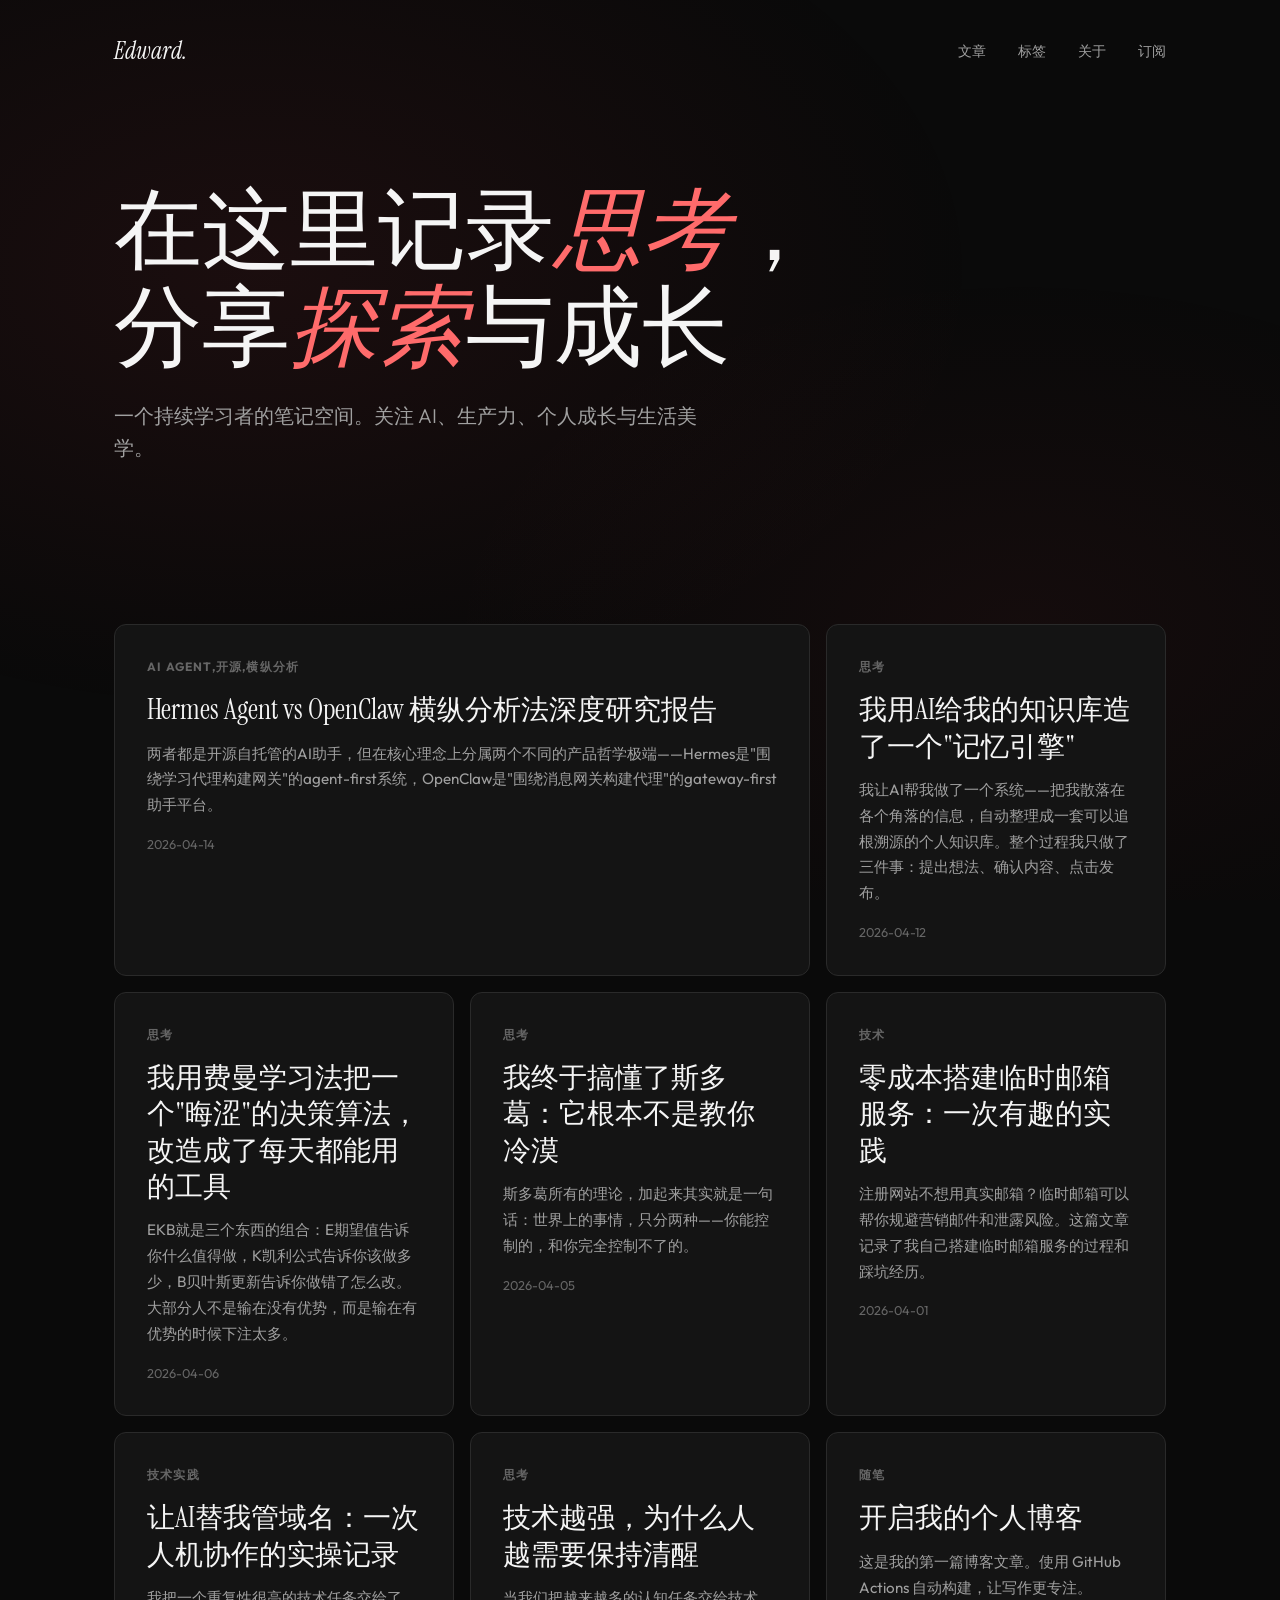
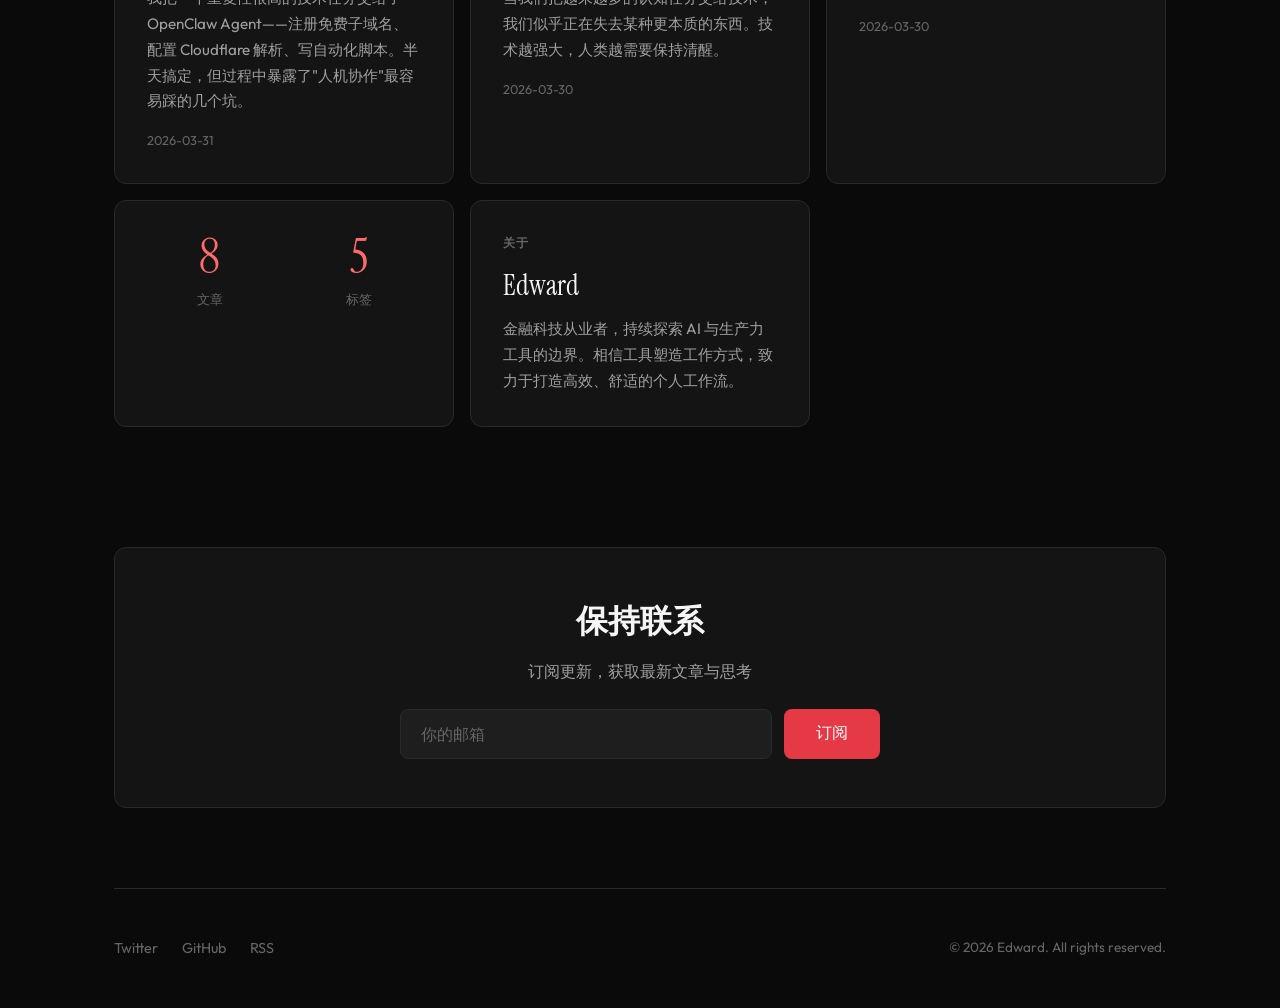
<file: index.html>
<!DOCTYPE html>
<html lang="zh-CN">
<head>
  <meta charset="UTF-8">
  <meta name="viewport" content="width=device-width, initial-scale=1.0">
  <title>Edward's Blog - 思考与记录</title>
  <link rel="preconnect" href="https://fonts.googleapis.com">
  <link rel="preconnect" href="https://fonts.gstatic.com" crossorigin>
  <link href="https://fonts.googleapis.com/css2?family=Instrument+Serif:ital@0;1&family=Outfit:wght@300;400;500;600&display=swap" rel="stylesheet">
  <link rel="stylesheet" href="assets/style.css">
  <link rel="alternate" type="application/rss+xml" title="Edward's Blog" href="feed.xml">
</head>
<body>
  <div class="container">
    <header>
      <a href="index.html" class="logo">Edward.</a>
      <nav>
        <a href="#posts">文章</a>
        <a href="tags.html">标签</a>
        <a href="about.html">关于</a>
        <a href="#newsletter">订阅</a>
      </nav>
    </header>
    <section class="hero">
      <h1>在这里记录<em>思考</em>，<br>分享<em>探索</em>与成长</h1>
      <p>一个持续学习者的笔记空间。关注 AI、生产力、个人成长与生活美学。</p>
    </section>
    <section class="bento-grid" id="posts">
      <!-- Latest featured post will be injected here if needed, 
           for now we'll just use the grid for all posts -->
      
      <article class="bento-item featured">
        <h3>AI Agent,开源,横纵分析</h3>
        <h2><a href="posts/hermes-agent-vs-openclaw横纵分析法深度研究报告.html">Hermes Agent vs OpenClaw 横纵分析法深度研究报告</a></h2>
        <p>两者都是开源自托管的AI助手，但在核心理念上分属两个不同的产品哲学极端——Hermes是"围绕学习代理构建网关"的agent-first系统，OpenClaw是"围绕消息网关构建代理"的gateway-first助手平台。</p>
        <div class="meta"><span>2026-04-14</span></div>
      </article>
      <article class="bento-item post">
        <h3>思考</h3>
        <h2><a href="posts/我用AI给我的知识库造了一个记忆引擎.html">我用AI给我的知识库造了一个"记忆引擎"</a></h2>
        <p>我让AI帮我做了一个系统——把我散落在各个角落的信息，自动整理成一套可以追根溯源的个人知识库。整个过程我只做了三件事：提出想法、确认内容、点击发布。</p>
        <div class="meta"><span>2026-04-12</span></div>
      </article>
      <article class="bento-item post">
        <h3>思考</h3>
        <h2><a href="posts/我用费曼学习法把EKB决策算法改造成每天都能用的工具.html">我用费曼学习法把一个"晦涩"的决策算法，改造成了每天都能用的工具</a></h2>
        <p>EKB就是三个东西的组合：E期望值告诉你什么值得做，K凯利公式告诉你该做多少，B贝叶斯更新告诉你做错了怎么改。大部分人不是输在没有优势，而是输在有优势的时候下注太多。</p>
        <div class="meta"><span>2026-04-06</span></div>
      </article>
      <article class="bento-item post">
        <h3>思考</h3>
        <h2><a href="posts/我终于搞懂了斯多葛.html">我终于搞懂了斯多葛：它根本不是教你冷漠</a></h2>
        <p>斯多葛所有的理论，加起来其实就是一句话：世界上的事情，只分两种——你能控制的，和你完全控制不了的。</p>
        <div class="meta"><span>2026-04-05</span></div>
      </article>
      <article class="bento-item post">
        <h3>技术</h3>
        <h2><a href="posts/零成本搭建临时邮箱服务.html">零成本搭建临时邮箱服务：一次有趣的实践</a></h2>
        <p>注册网站不想用真实邮箱？临时邮箱可以帮你规避营销邮件和泄露风险。这篇文章记录了我自己搭建临时邮箱服务的过程和踩坑经历。</p>
        <div class="meta"><span>2026-04-01</span></div>
      </article>
      <article class="bento-item post">
        <h3>技术实践</h3>
        <h2><a href="posts/零成本域名管理.html">让AI替我管域名：一次人机协作的实操记录</a></h2>
        <p>我把一个重复性很高的技术任务交给了 OpenClaw Agent——注册免费子域名、配置 Cloudflare 解析、写自动化脚本。半天搞定，但过程中暴露了"人机协作"最容易踩的几个坑。</p>
        <div class="meta"><span>2026-03-31</span></div>
      </article>
      <article class="bento-item post">
        <h3>思考</h3>
        <h2><a href="posts/技术越强为什么人越需要保持清醒.html">技术越强，为什么人越需要保持清醒</a></h2>
        <p>当我们把越来越多的认知任务交给技术，我们似乎正在失去某种更本质的东西。技术越强大，人类越需要保持清醒。</p>
        <div class="meta"><span>2026-03-30</span></div>
      </article>
      <article class="bento-item post">
        <h3>随笔</h3>
        <h2><a href="posts/hello-world.html">开启我的个人博客</a></h2>
        <p>这是我的第一篇博客文章。使用 GitHub Actions 自动构建，让写作更专注。</p>
        <div class="meta"><span>2026-03-30</span></div>
      </article>
      
      <article class="bento-item stats">
        <div class="stat-grid">
          <div class="stat-item"><div class="stat-number">8</div><div class="stat-label">文章</div></div>
          <div class="stat-item"><div class="stat-number">5</div><div class="stat-label">标签</div></div>
        </div>
      </article>

      <article class="bento-item about" id="about">
        <h3>关于</h3>
        <h2>Edward</h2>
        <p>金融科技从业者，持续探索 AI 与生产力工具的边界。相信工具塑造工作方式，致力于打造高效、舒适的个人工作流。</p>
      </article>
    </section>
    <section class="newsletter" id="newsletter">
      <h2>保持联系</h2>
      <p>订阅更新，获取最新文章与思考</p>
      <form class="form-group">
        <input type="email" placeholder="你的邮箱" required>
        <button type="submit">订阅</button>
      </form>
    </section>
    <footer>
      <div class="footer-links">
        <a href="#">Twitter</a>
        <a href="https://github.com/edwardqiu1976" target="_blank">GitHub</a>
        <a href="feed.xml">RSS</a>
      </div>
      <div class="copyright">© 2026 Edward. All rights reserved.</div>
    </footer>
  </div>
</body>
</html>
</file>
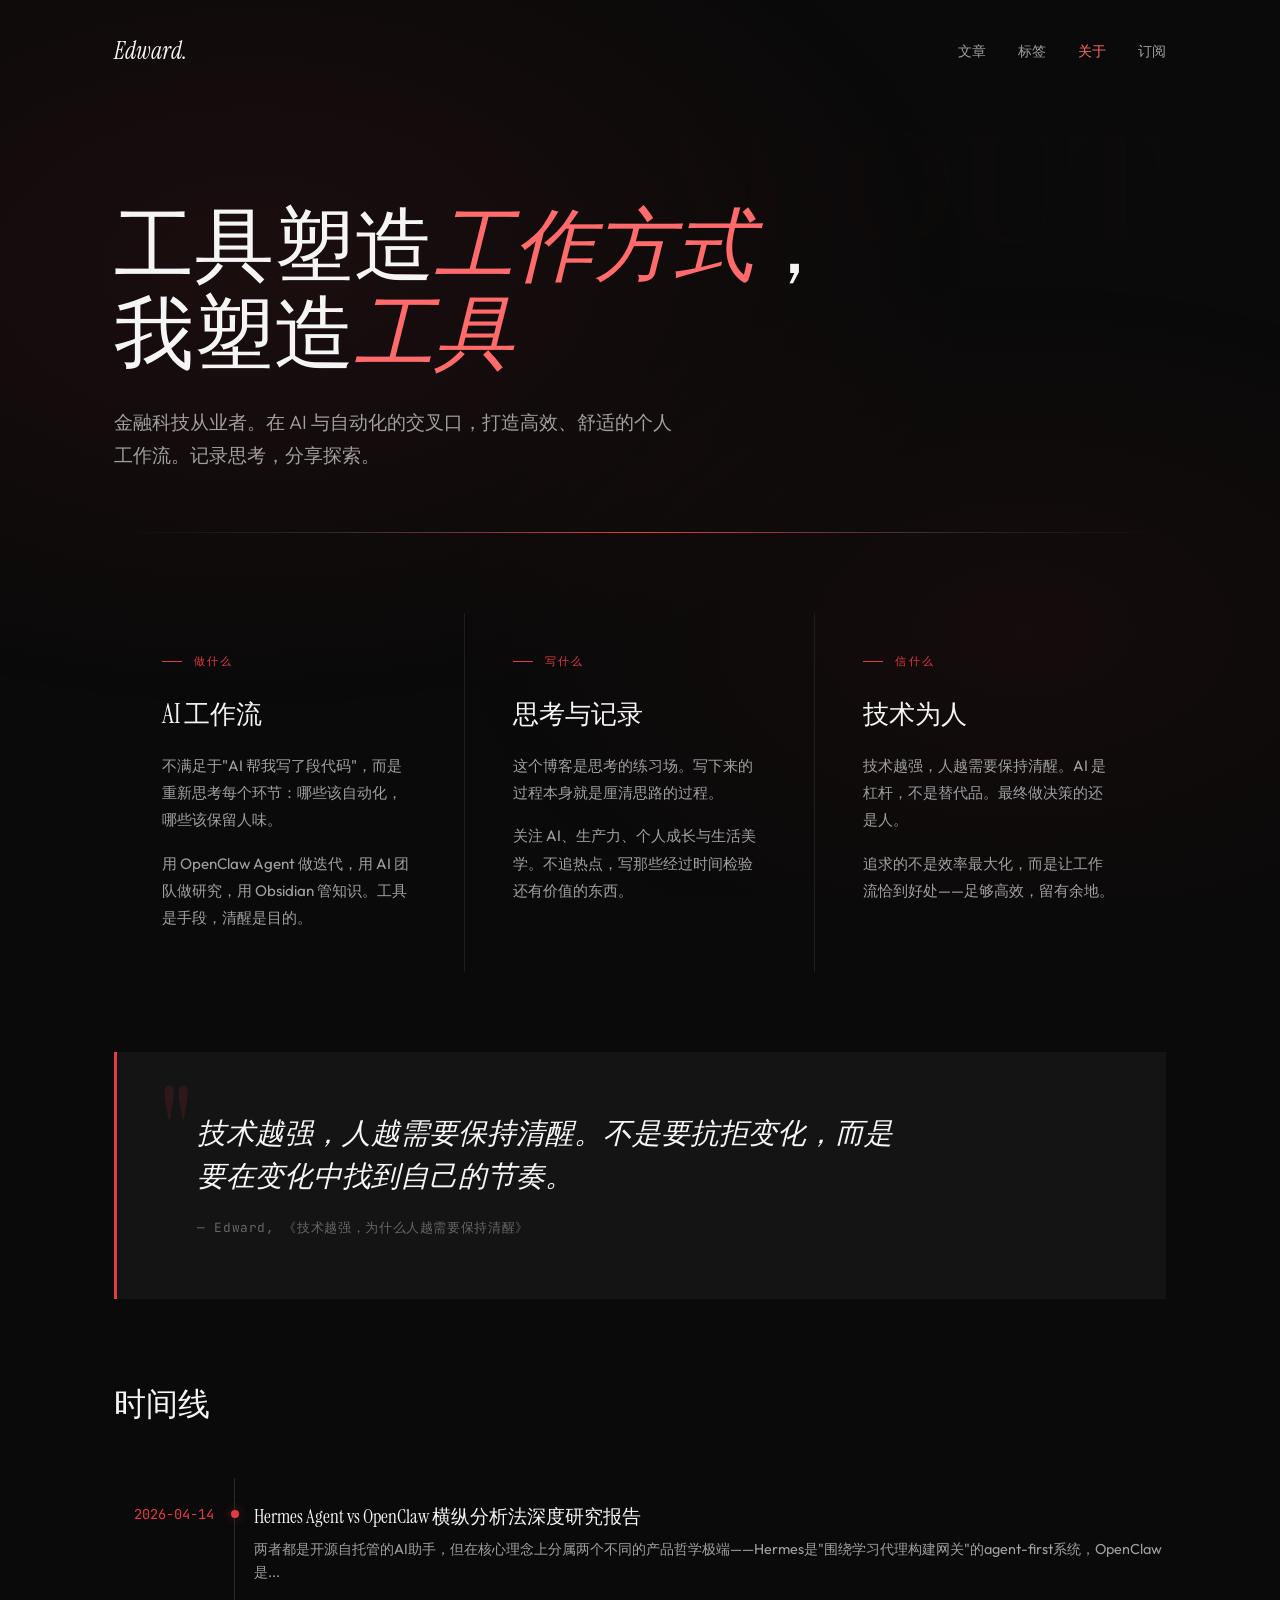
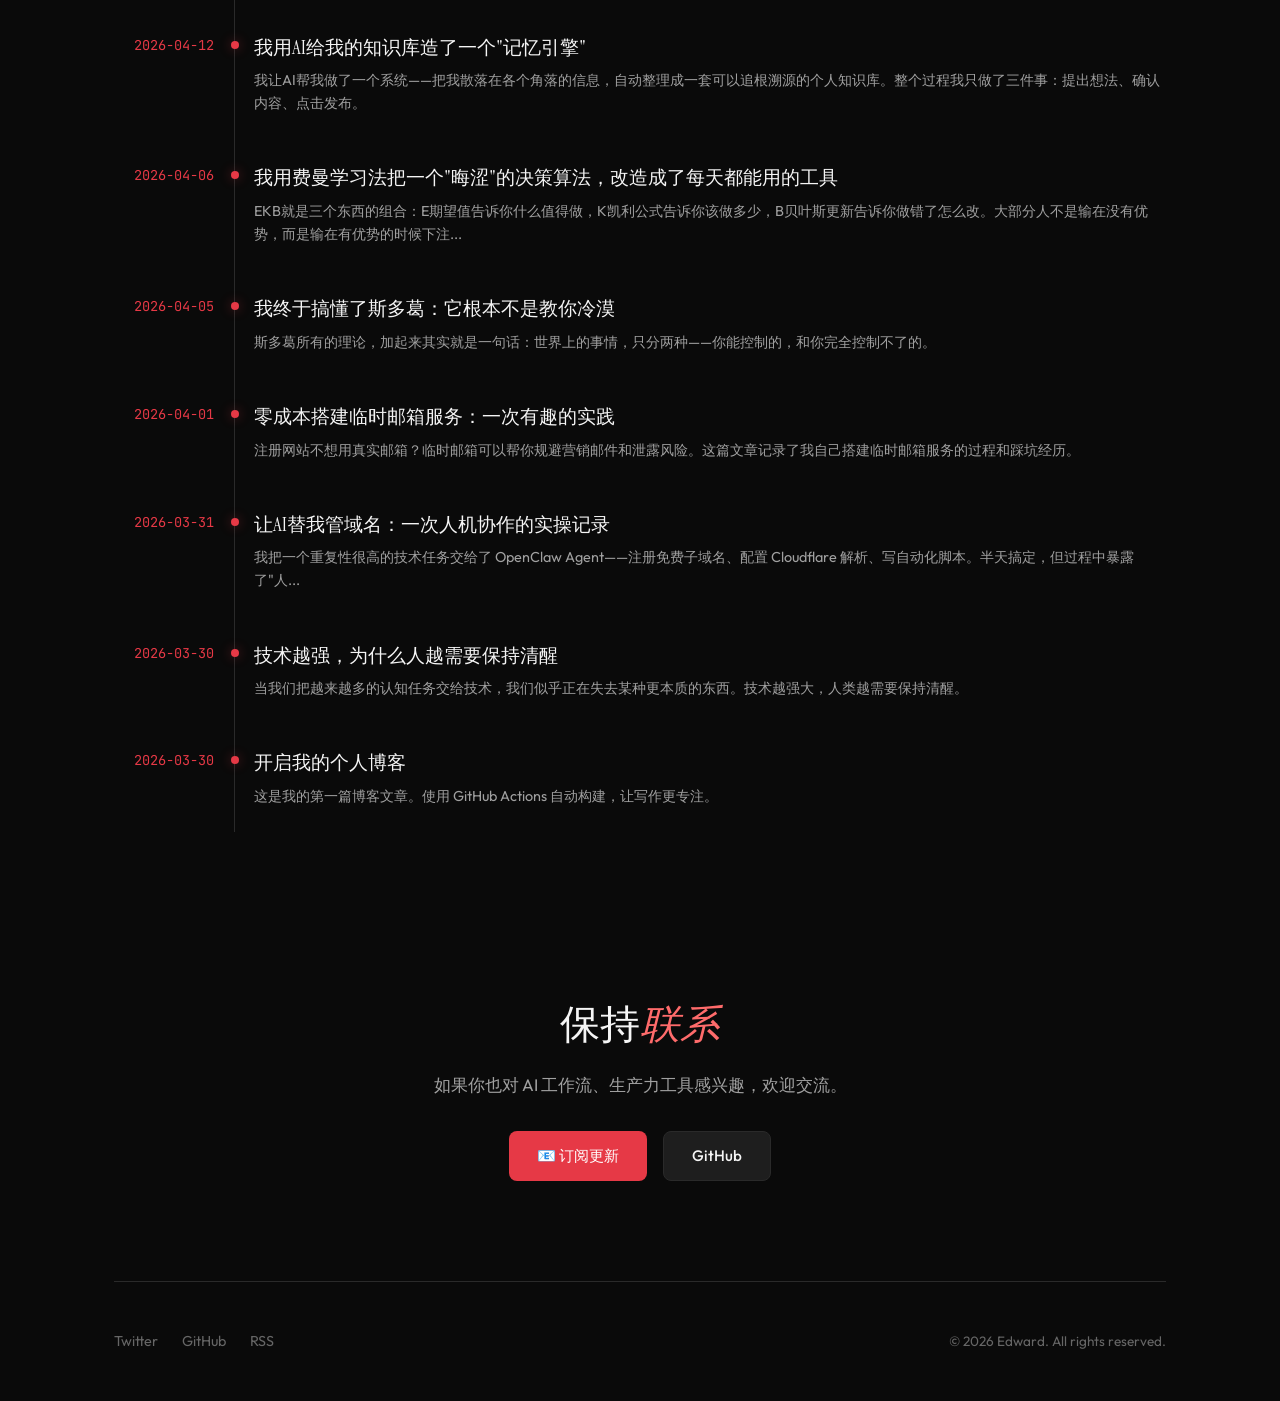
<file: about.html>
<!DOCTYPE html>
<html lang="zh-CN">
<head>
  <meta charset="UTF-8">
  <meta name="viewport" content="width=device-width, initial-scale=1.0">
  <title>关于 Edward - Edward's Blog</title>
  <link rel="preconnect" href="https://fonts.googleapis.com">
  <link rel="preconnect" href="https://fonts.gstatic.com" crossorigin>
  <link href="https://fonts.googleapis.com/css2?family=Instrument+Serif:ital@0;1&family=Outfit:wght@300;400;500;600&family=Playfair+Display:ital,wght@0,700;1,700&family=JetBrains+Mono:wght@400;500&display=swap" rel="stylesheet">
  <link rel="stylesheet" href="assets/style.css">
  <style>
    /* ===== About Page — Editorial Split ===== */
    
    /* Override container for full-bleed sections */
    .about-page { padding: 0; }
    
    /* --- Hero: Oversized Title --- */
    .about-hero {
      padding: 100px 0 60px;
      position: relative;
      overflow: hidden;
    }
    .about-hero::before {
      content: 'ABOUT';
      position: absolute;
      top: 0;
      right: 0;
      font-family: 'Playfair Display', serif;
      font-size: clamp(4rem, 12vw, 10rem);
      font-weight: 700;
      color: rgba(230, 57, 70, 0.03);
      line-height: 1;
      pointer-events: none;
      user-select: none;
      opacity: 0.5;
    }
    .about-hero-content {
      max-width: 800px;
    }
    .about-hero h1 {
      font-family: 'Instrument Serif', Georgia, serif;
      font-size: clamp(2.8rem, 7vw, 5rem);
      font-weight: 400;
      line-height: 1.1;
      margin-bottom: 28px;
    }
    .about-hero h1 em {
      font-style: italic;
      color: #ff6b6b;
    }
    .about-hero .tagline {
      font-size: 1.2rem;
      color: #a0a0a0;
      font-weight: 300;
      max-width: 560px;
      line-height: 1.7;
    }

    /* --- Divider: Animated Line --- */
    .about-divider {
      height: 1px;
      background: linear-gradient(90deg, transparent 0%, #2a2a2a 20%, #e63946 50%, #2a2a2a 80%, transparent 100%);
      margin: 0 auto;
      max-width: 1100px;
      opacity: 0;
      animation: fadeSlideIn 1s ease 0.6s forwards;
    }

    /* --- Three Column Grid --- */
    .about-grid {
      display: grid;
      grid-template-columns: 1fr 1fr 1fr;
      gap: 0;
      padding: 80px 0;
    }
    .about-col {
      padding: 40px 48px;
      border-right: 1px solid #1e1e1e;
      opacity: 0;
      transform: translateY(24px);
      animation: fadeSlideUp 0.7s ease forwards;
    }
    .about-col:nth-child(1) { animation-delay: 0.8s; }
    .about-col:nth-child(2) { animation-delay: 1.0s; }
    .about-col:nth-child(3) { animation-delay: 1.2s; border-right: none; }
    
    .about-col-label {
      font-family: 'JetBrains Mono', monospace;
      font-size: 0.7rem;
      text-transform: uppercase;
      letter-spacing: 0.2em;
      color: #e63946;
      margin-bottom: 24px;
      display: flex;
      align-items: center;
      gap: 12px;
    }
    .about-col-label::before {
      content: '';
      width: 20px;
      height: 1px;
      background: #e63946;
    }
    .about-col h3 {
      font-family: 'Instrument Serif', Georgia, serif;
      font-size: 1.6rem;
      font-weight: 400;
      margin-bottom: 16px;
      color: #f5f5f5;
    }
    .about-col p {
      color: #a0a0a0;
      font-size: 0.95rem;
      line-height: 1.8;
      margin-bottom: 16px;
    }
    .about-col p:last-child { margin-bottom: 0; }

    /* --- Quote Block --- */
    .about-quote {
      background: #141414;
      border-left: 3px solid #e63946;
      padding: 60px 80px;
      margin: 0;
      position: relative;
    }
    .about-quote::before {
      content: '"';
      font-family: 'Playfair Display', serif;
      font-size: 8rem;
      color: rgba(230, 57, 70, 0.12);
      position: absolute;
      top: 10px;
      left: 40px;
      line-height: 1;
    }
    .about-quote blockquote {
      font-family: 'Instrument Serif', Georgia, serif;
      font-size: 1.8rem;
      font-style: italic;
      line-height: 1.5;
      color: #f5f5f5;
      max-width: 700px;
      position: relative;
      z-index: 1;
    }
    .about-quote cite {
      display: block;
      margin-top: 20px;
      font-family: 'JetBrains Mono', monospace;
      font-style: normal;
      font-size: 0.8rem;
      color: #666;
      letter-spacing: 0.05em;
    }

    /* --- Timeline --- */
    .about-timeline {
      padding: 80px 0;
    }
    .about-timeline h2 {
      font-family: 'Instrument Serif', Georgia, serif;
      font-size: 2rem;
      font-weight: 400;
      margin-bottom: 48px;
      color: #f5f5f5;
    }
    .timeline-list {
      list-style: none;
      padding: 0;
      position: relative;
    }
    .timeline-list::before {
      content: '';
      position: absolute;
      left: 120px;
      top: 0;
      bottom: 0;
      width: 1px;
      background: #2a2a2a;
    }
    .timeline-item {
      display: grid;
      grid-template-columns: 100px 1fr;
      gap: 40px;
      padding: 24px 0;
      align-items: start;
    }
    .timeline-year {
      font-family: 'JetBrains Mono', monospace;
      font-size: 0.85rem;
      color: #e63946;
      text-align: right;
      padding-top: 2px;
      position: relative;
    }
    .timeline-year::after {
      content: '';
      position: absolute;
      right: -25px;
      top: 8px;
      width: 8px;
      height: 8px;
      border-radius: 50%;
      background: #e63946;
      box-shadow: 0 0 12px rgba(230, 57, 70, 0.4);
    }
    .timeline-content h4 {
      font-family: 'Instrument Serif', Georgia, serif;
      font-size: 1.2rem;
      font-weight: 400;
      color: #f5f5f5;
      margin-bottom: 6px;
    }
    .timeline-content h4 a {
      color: inherit;
      text-decoration: none;
      transition: color 0.2s ease;
    }
    .timeline-content h4 a:hover {
      color: #ff6b6b;
    }
    .timeline-content p {
      color: #a0a0a0;
      font-size: 0.9rem;
      line-height: 1.6;
    }

    /* --- Footer CTA --- */
    .about-cta {
      text-align: center;
      padding: 80px 0 100px;
    }
    .about-cta h2 {
      font-family: 'Instrument Serif', Georgia, serif;
      font-size: 2.5rem;
      font-weight: 400;
      margin-bottom: 16px;
    }
    .about-cta h2 em {
      font-style: italic;
      color: #ff6b6b;
    }
    .about-cta p {
      color: #a0a0a0;
      font-size: 1.05rem;
      margin-bottom: 32px;
    }
    .about-cta-links {
      display: flex;
      justify-content: center;
      gap: 16px;
    }
    .about-cta-links a {
      display: inline-flex;
      align-items: center;
      gap: 8px;
      padding: 12px 28px;
      border-radius: 8px;
      text-decoration: none;
      font-size: 0.95rem;
      font-weight: 500;
      transition: all 0.25s ease;
    }
    .about-cta-links a.primary {
      background: #e63946;
      color: white;
    }
    .about-cta-links a.primary:hover {
      background: #ff6b6b;
      transform: translateY(-2px);
      box-shadow: 0 8px 24px rgba(230, 57, 70, 0.3);
    }
    .about-cta-links a.secondary {
      background: #1e1e1e;
      color: #f5f5f5;
      border: 1px solid #2a2a2a;
    }
    .about-cta-links a.secondary:hover {
      border-color: #ff6b6b;
      color: #ff6b6b;
      transform: translateY(-2px);
    }

    /* --- Animations --- */
    @keyframes fadeSlideUp {
      to { opacity: 1; transform: translateY(0); }
    }
    @keyframes fadeSlideIn {
      to { opacity: 1; }
    }

    /* --- Responsive --- */
    @media (max-width: 900px) {
      .about-grid {
        grid-template-columns: 1fr;
      }
      .about-col {
        border-right: none;
        border-bottom: 1px solid #1e1e1e;
        padding: 32px 24px;
      }
      .about-col:last-child { border-bottom: none; }
      .about-quote {
        padding: 48px 32px;
      }
      .about-quote::before {
        font-size: 5rem;
        left: 20px;
        top: 20px;
      }
      .about-quote blockquote {
        font-size: 1.4rem;
      }
      .timeline-list::before { left: 16px; }
      .timeline-item {
        grid-template-columns: 1fr;
        gap: 8px;
        padding-left: 40px;
      }
      .timeline-year {
        text-align: left;
      }
      .timeline-year::after {
        left: -28px;
        right: auto;
      }
      .about-hero::before {
        font-size: 6rem;
        right: -10px;
      }
    }
  </style>
</head>
<body>
  <div class="container">
    <header>
      <a href="index.html" class="logo">Edward.</a>
      <nav>
        <a href="index.html#posts">文章</a>
        <a href="tags.html">标签</a>
        <a href="about.html" class="active">关于</a>
        <a href="index.html#newsletter">订阅</a>
      </nav>
    </header>

    <main class="about-page">
      <!-- Hero -->
      <section class="about-hero">
        <div class="about-hero-content">
          <h1>工具塑造<em>工作方式</em>，<br>我塑造<em>工具</em></h1>
          <p class="tagline">金融科技从业者。在 AI 与自动化的交叉口，打造高效、舒适的个人工作流。记录思考，分享探索。</p>
        </div>
      </section>

      <div class="about-divider"></div>

      <!-- Three Columns -->
      <section class="about-grid">
        <div class="about-col">
          <div class="about-col-label">做什么</div>
          <h3>AI 工作流</h3>
          <p>不满足于"AI 帮我写了段代码"，而是重新思考每个环节：哪些该自动化，哪些该保留人味。</p>
          <p>用 OpenClaw Agent 做迭代，用 AI 团队做研究，用 Obsidian 管知识。工具是手段，清醒是目的。</p>
        </div>
        <div class="about-col">
          <div class="about-col-label">写什么</div>
          <h3>思考与记录</h3>
          <p>这个博客是思考的练习场。写下来的过程本身就是厘清思路的过程。</p>
          <p>关注 AI、生产力、个人成长与生活美学。不追热点，写那些经过时间检验还有价值的东西。</p>
        </div>
        <div class="about-col">
          <div class="about-col-label">信什么</div>
          <h3>技术为人</h3>
          <p>技术越强，人越需要保持清醒。AI 是杠杆，不是替代品。最终做决策的还是人。</p>
          <p>追求的不是效率最大化，而是让工作流恰到好处——足够高效，留有余地。</p>
        </div>
      </section>

      <!-- Quote -->
      <section class="about-quote">
        <blockquote>
          技术越强，人越需要保持清醒。不是要抗拒变化，而是要在变化中找到自己的节奏。
        </blockquote>
        <cite>— Edward, 《技术越强，为什么人越需要保持清醒》</cite>
      </section>

      <!-- Timeline -->
      <section class="about-timeline container">
        <h2>时间线</h2>
        <ul class="timeline-list">
          <li class="timeline-item">
            <span class="timeline-year">2026-04-14</span>
            <div class="timeline-content">
              <h4><a href="posts/hermes-agent-vs-openclaw横纵分析法深度研究报告.html">Hermes Agent vs OpenClaw 横纵分析法深度研究报告</a></h4>
              <p>两者都是开源自托管的AI助手，但在核心理念上分属两个不同的产品哲学极端——Hermes是"围绕学习代理构建网关"的agent-first系统，OpenClaw是...</p>
            </div>
          </li>
          <li class="timeline-item">
            <span class="timeline-year">2026-04-12</span>
            <div class="timeline-content">
              <h4><a href="posts/我用AI给我的知识库造了一个记忆引擎.html">我用AI给我的知识库造了一个"记忆引擎"</a></h4>
              <p>我让AI帮我做了一个系统——把我散落在各个角落的信息，自动整理成一套可以追根溯源的个人知识库。整个过程我只做了三件事：提出想法、确认内容、点击发布。</p>
            </div>
          </li>
          <li class="timeline-item">
            <span class="timeline-year">2026-04-06</span>
            <div class="timeline-content">
              <h4><a href="posts/我用费曼学习法把EKB决策算法改造成每天都能用的工具.html">我用费曼学习法把一个"晦涩"的决策算法，改造成了每天都能用的工具</a></h4>
              <p>EKB就是三个东西的组合：E期望值告诉你什么值得做，K凯利公式告诉你该做多少，B贝叶斯更新告诉你做错了怎么改。大部分人不是输在没有优势，而是输在有优势的时候下注...</p>
            </div>
          </li>
          <li class="timeline-item">
            <span class="timeline-year">2026-04-05</span>
            <div class="timeline-content">
              <h4><a href="posts/我终于搞懂了斯多葛.html">我终于搞懂了斯多葛：它根本不是教你冷漠</a></h4>
              <p>斯多葛所有的理论，加起来其实就是一句话：世界上的事情，只分两种——你能控制的，和你完全控制不了的。</p>
            </div>
          </li>
          <li class="timeline-item">
            <span class="timeline-year">2026-04-01</span>
            <div class="timeline-content">
              <h4><a href="posts/零成本搭建临时邮箱服务.html">零成本搭建临时邮箱服务：一次有趣的实践</a></h4>
              <p>注册网站不想用真实邮箱？临时邮箱可以帮你规避营销邮件和泄露风险。这篇文章记录了我自己搭建临时邮箱服务的过程和踩坑经历。</p>
            </div>
          </li>
          <li class="timeline-item">
            <span class="timeline-year">2026-03-31</span>
            <div class="timeline-content">
              <h4><a href="posts/零成本域名管理.html">让AI替我管域名：一次人机协作的实操记录</a></h4>
              <p>我把一个重复性很高的技术任务交给了 OpenClaw Agent——注册免费子域名、配置 Cloudflare 解析、写自动化脚本。半天搞定，但过程中暴露了"人...</p>
            </div>
          </li>
          <li class="timeline-item">
            <span class="timeline-year">2026-03-30</span>
            <div class="timeline-content">
              <h4><a href="posts/技术越强为什么人越需要保持清醒.html">技术越强，为什么人越需要保持清醒</a></h4>
              <p>当我们把越来越多的认知任务交给技术，我们似乎正在失去某种更本质的东西。技术越强大，人类越需要保持清醒。</p>
            </div>
          </li>
          <li class="timeline-item">
            <span class="timeline-year">2026-03-30</span>
            <div class="timeline-content">
              <h4><a href="posts/hello-world.html">开启我的个人博客</a></h4>
              <p>这是我的第一篇博客文章。使用 GitHub Actions 自动构建，让写作更专注。</p>
            </div>
          </li>
        </ul>
      </section>

      <!-- CTA -->
      <section class="about-cta">
        <h2>保持<em>联系</em></h2>
        <p>如果你也对 AI 工作流、生产力工具感兴趣，欢迎交流。</p>
        <div class="about-cta-links">
          <a href="index.html#newsletter" class="primary">📧 订阅更新</a>
          <a href="https://github.com/edwardqiu1976" class="secondary" target="_blank">GitHub</a>
        </div>
      </section>
    </main>

    <footer>
      <div class="footer-links">
        <a href="#">Twitter</a>
        <a href="https://github.com/edwardqiu1976" target="_blank">GitHub</a>
        <a href="feed.xml">RSS</a>
      </div>
      <div class="copyright">© 2026 Edward. All rights reserved.</div>
    </footer>
  </div>
</body>
</html>
</file>
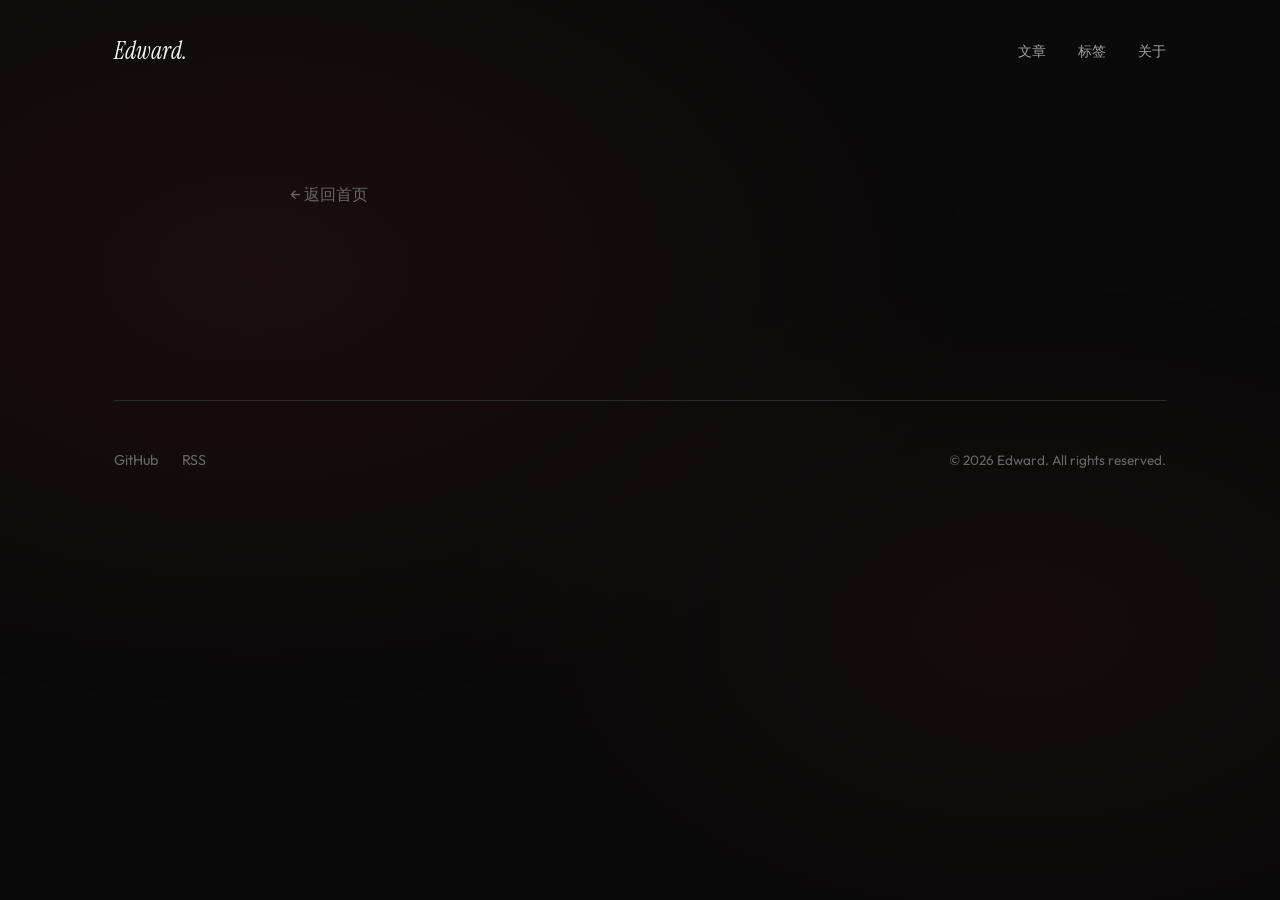
<file: post-template.html>
<!DOCTYPE html>
<html lang="zh-CN">
<head>
  <meta charset="UTF-8">
  <meta name="viewport" content="width=device-width, initial-scale=1.0">
  <title><!-- POST_TITLE --> - Edward's Blog</title>
  <link rel="preconnect" href="https://fonts.googleapis.com">
  <link rel="preconnect" href="https://fonts.gstatic.com" crossorigin>
  <link href="https://fonts.googleapis.com/css2?family=Instrument+Serif:ital@0;1&family=Outfit:wght@300;400;500;600&display=swap" rel="stylesheet">
  <link rel="stylesheet" href="../assets/style.css">
  <link rel="alternate" type="application/rss+xml" title="Edward's Blog" href="../feed.xml">
</head>
<body>
  <div class="container">
    <header>
      <a href="../index.html" class="logo">Edward.</a>
      <nav>
        <a href="../index.html#posts">文章</a>
        <a href="../tags.html">标签</a>
        <a href="../index.html#about">关于</a>
      </nav>
    </header>
    
    <main class="article-content">
      <a href="../index.html" class="back-link">← 返回首页</a>
      <h3><!-- POST_TAG --></h3>
      <h1><!-- POST_TITLE --></h1>
      <div class="meta">
        <span><!-- POST_DATE --></span>
      </div>
      
      <div class="content-body">
        <!-- POST_CONTENT -->
      </div>
    </main>

    <footer>
      <div class="footer-links">
        <a href="https://github.com/edwardqiu1976" target="_blank">GitHub</a>
        <a href="../feed.xml">RSS</a>
      </div>
      <div class="copyright">© 2026 Edward. All rights reserved.</div>
    </footer>
  </div>
</body>
</html>
</file>
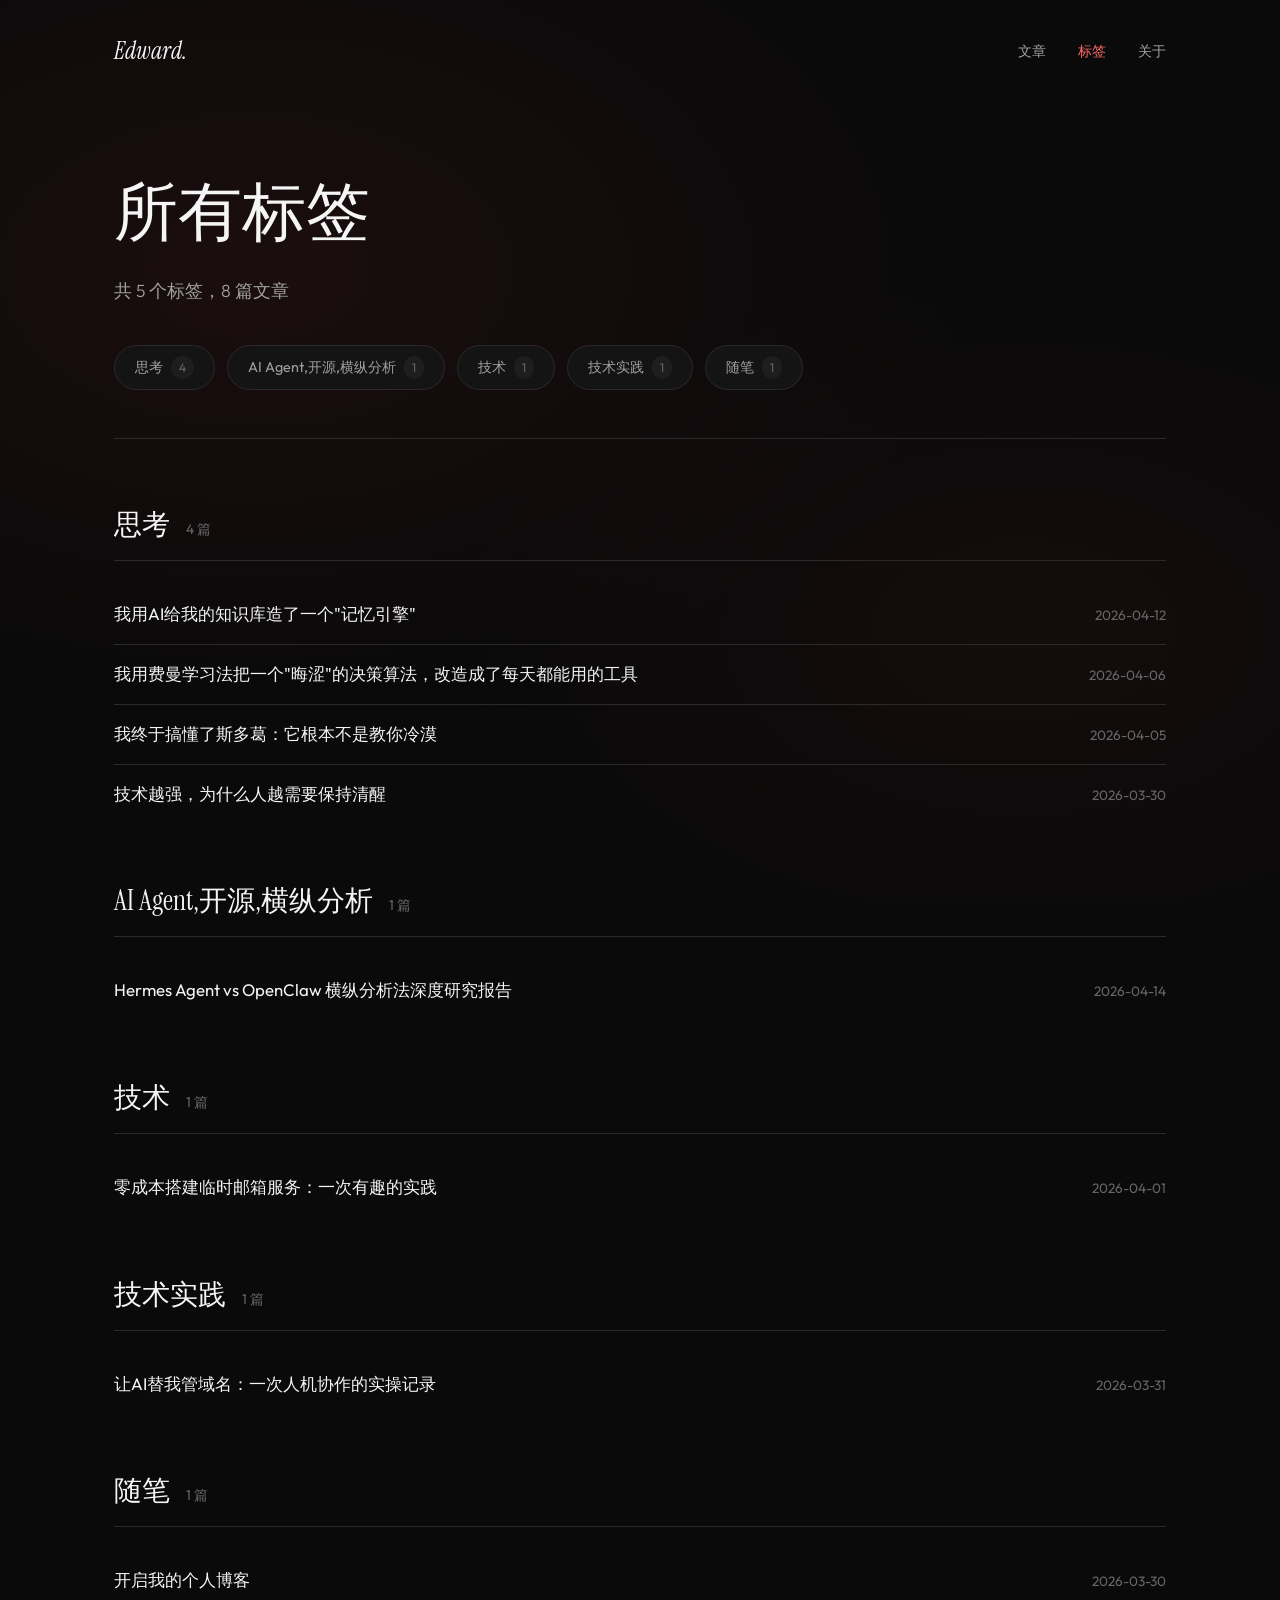
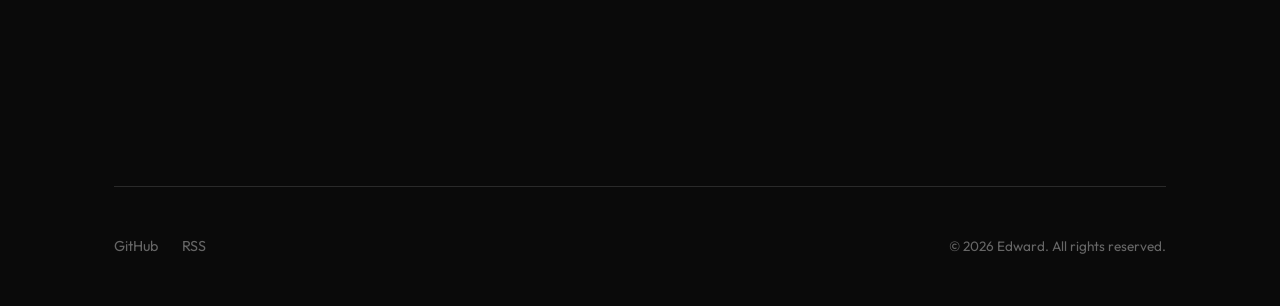
<file: tags.html>
<!DOCTYPE html>
<html lang="zh-CN">
<head>
  <meta charset="UTF-8">
  <meta name="viewport" content="width=device-width, initial-scale=1.0">
  <title>标签 - Edward's Blog</title>
  <link rel="preconnect" href="https://fonts.googleapis.com">
  <link rel="preconnect" href="https://fonts.gstatic.com" crossorigin>
  <link href="https://fonts.googleapis.com/css2?family=Instrument+Serif:ital@0;1&family=Outfit:wght@300;400;500;600&display=swap" rel="stylesheet">
  <link rel="stylesheet" href="assets/style.css">
  <link rel="alternate" type="application/rss+xml" title="Edward's Blog" href="feed.xml">
</head>
<body>
  <div class="container">
    <header>
      <a href="index.html" class="logo">Edward.</a>
      <nav>
        <a href="index.html#posts">文章</a>
        <a href="tags.html" class="active">标签</a>
        <a href="about.html">关于</a>
      </nav>
    </header>

    <main class="tags-page">
      <h1 class="tags-title">所有标签</h1>
      <p class="tags-subtitle">共 5 个标签，8 篇文章</p>

      <!-- TAG PILLS -->
      <div class="tag-pills">
                <a href="#思考" class="tag-pill">思考 <span class="count">4</span></a>
        <a href="#AI-Agent,开源,横纵分析" class="tag-pill">AI Agent,开源,横纵分析 <span class="count">1</span></a>
        <a href="#技术" class="tag-pill">技术 <span class="count">1</span></a>
        <a href="#技术实践" class="tag-pill">技术实践 <span class="count">1</span></a>
        <a href="#随笔" class="tag-pill">随笔 <span class="count">1</span></a>

      </div>

      <!-- TAG GROUPS -->
      <div class="tag-groups">
        
      <div class="tag-group" id="思考">
        <div class="tag-group-header">
          <h2>思考</h2>
          <span class="post-count">4 篇</span>
        </div>
        <div class="tag-post-list">
          <div class="tag-post-item">
            <a href="posts/我用AI给我的知识库造了一个记忆引擎.html">我用AI给我的知识库造了一个"记忆引擎"</a>
            <span class="post-date">2026-04-12</span>
          </div>
          <div class="tag-post-item">
            <a href="posts/我用费曼学习法把EKB决策算法改造成每天都能用的工具.html">我用费曼学习法把一个"晦涩"的决策算法，改造成了每天都能用的工具</a>
            <span class="post-date">2026-04-06</span>
          </div>
          <div class="tag-post-item">
            <a href="posts/我终于搞懂了斯多葛.html">我终于搞懂了斯多葛：它根本不是教你冷漠</a>
            <span class="post-date">2026-04-05</span>
          </div>
          <div class="tag-post-item">
            <a href="posts/技术越强为什么人越需要保持清醒.html">技术越强，为什么人越需要保持清醒</a>
            <span class="post-date">2026-03-30</span>
          </div>
        </div>
      </div>

      <div class="tag-group" id="AI-Agent,开源,横纵分析">
        <div class="tag-group-header">
          <h2>AI Agent,开源,横纵分析</h2>
          <span class="post-count">1 篇</span>
        </div>
        <div class="tag-post-list">
          <div class="tag-post-item">
            <a href="posts/hermes-agent-vs-openclaw横纵分析法深度研究报告.html">Hermes Agent vs OpenClaw 横纵分析法深度研究报告</a>
            <span class="post-date">2026-04-14</span>
          </div>
        </div>
      </div>

      <div class="tag-group" id="技术">
        <div class="tag-group-header">
          <h2>技术</h2>
          <span class="post-count">1 篇</span>
        </div>
        <div class="tag-post-list">
          <div class="tag-post-item">
            <a href="posts/零成本搭建临时邮箱服务.html">零成本搭建临时邮箱服务：一次有趣的实践</a>
            <span class="post-date">2026-04-01</span>
          </div>
        </div>
      </div>

      <div class="tag-group" id="技术实践">
        <div class="tag-group-header">
          <h2>技术实践</h2>
          <span class="post-count">1 篇</span>
        </div>
        <div class="tag-post-list">
          <div class="tag-post-item">
            <a href="posts/零成本域名管理.html">让AI替我管域名：一次人机协作的实操记录</a>
            <span class="post-date">2026-03-31</span>
          </div>
        </div>
      </div>

      <div class="tag-group" id="随笔">
        <div class="tag-group-header">
          <h2>随笔</h2>
          <span class="post-count">1 篇</span>
        </div>
        <div class="tag-post-list">
          <div class="tag-post-item">
            <a href="posts/hello-world.html">开启我的个人博客</a>
            <span class="post-date">2026-03-30</span>
          </div>
        </div>
      </div>

      </div>
    </main>

    <footer>
      <div class="footer-links">
        <a href="https://github.com/edwardqiu1976" target="_blank">GitHub</a>
        <a href="feed.xml">RSS</a>
      </div>
      <div class="copyright">© 2026 Edward. All rights reserved.</div>
    </footer>
  </div>
</body>
</html>
</file>
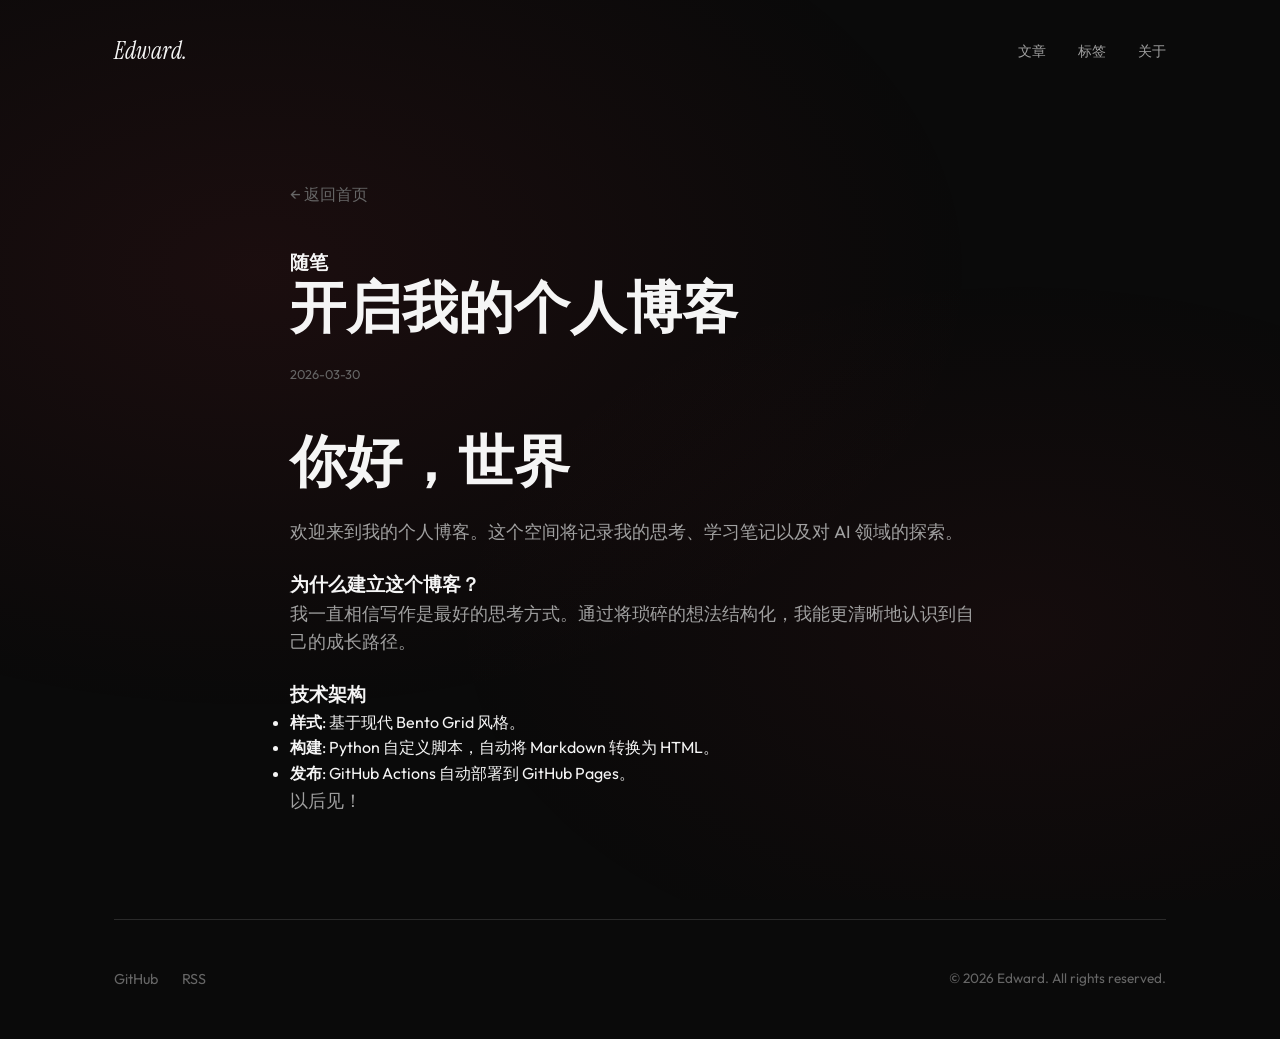
<file: posts/hello-world.html>
<!DOCTYPE html>
<html lang="zh-CN">
<head>
  <meta charset="UTF-8">
  <meta name="viewport" content="width=device-width, initial-scale=1.0">
  <title>开启我的个人博客 - Edward's Blog</title>
  <link rel="preconnect" href="https://fonts.googleapis.com">
  <link rel="preconnect" href="https://fonts.gstatic.com" crossorigin>
  <link href="https://fonts.googleapis.com/css2?family=Instrument+Serif:ital@0;1&family=Outfit:wght@300;400;500;600&display=swap" rel="stylesheet">
  <link rel="stylesheet" href="../assets/style.css">
  <link rel="alternate" type="application/rss+xml" title="Edward's Blog" href="../feed.xml">
</head>
<body>
  <div class="container">
    <header>
      <a href="../index.html" class="logo">Edward.</a>
      <nav>
        <a href="../index.html#posts">文章</a>
        <a href="../tags.html">标签</a>
        <a href="../index.html#about">关于</a>
      </nav>
    </header>
    
    <main class="article-content">
      <a href="../index.html" class="back-link">← 返回首页</a>
      <h3>随笔</h3>
      <h1>开启我的个人博客</h1>
      <div class="meta">
        <span>2026-03-30</span>
      </div>
      
      <div class="content-body">
        <h1>你好，世界</h1>
<p>欢迎来到我的个人博客。这个空间将记录我的思考、学习笔记以及对 AI 领域的探索。</p>
<h3>为什么建立这个博客？</h3>
<p>我一直相信写作是最好的思考方式。通过将琐碎的想法结构化，我能更清晰地认识到自己的成长路径。</p>
<h3>技术架构</h3>
<ul>
<li><strong>样式</strong>: 基于现代 Bento Grid 风格。</li>
<li><strong>构建</strong>: Python 自定义脚本，自动将 Markdown 转换为 HTML。</li>
<li><strong>发布</strong>: GitHub Actions 自动部署到 GitHub Pages。</li>
</ul>
<p>以后见！</p>
      </div>
    </main>

    <footer>
      <div class="footer-links">
        <a href="https://github.com/edwardqiu1976" target="_blank">GitHub</a>
        <a href="../feed.xml">RSS</a>
      </div>
      <div class="copyright">© 2026 Edward. All rights reserved.</div>
    </footer>
  </div>
</body>
</html>
</file>
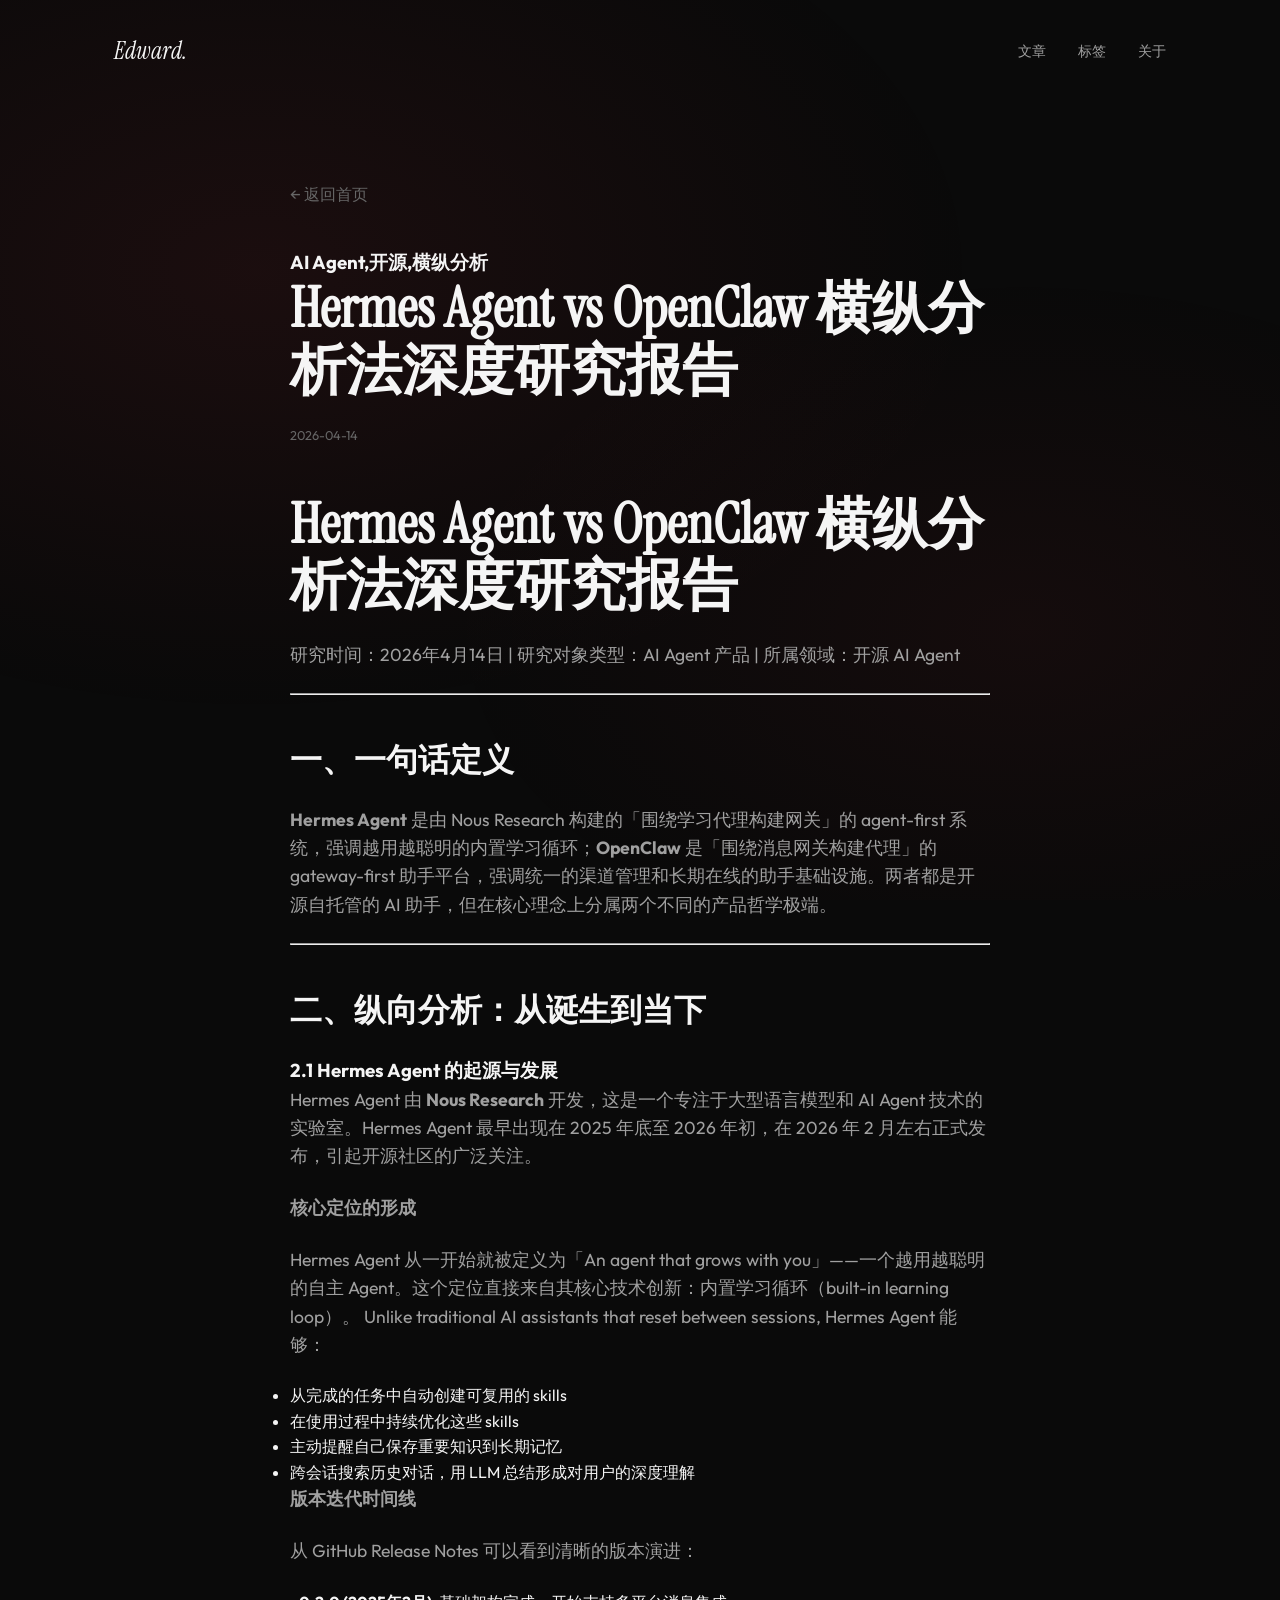
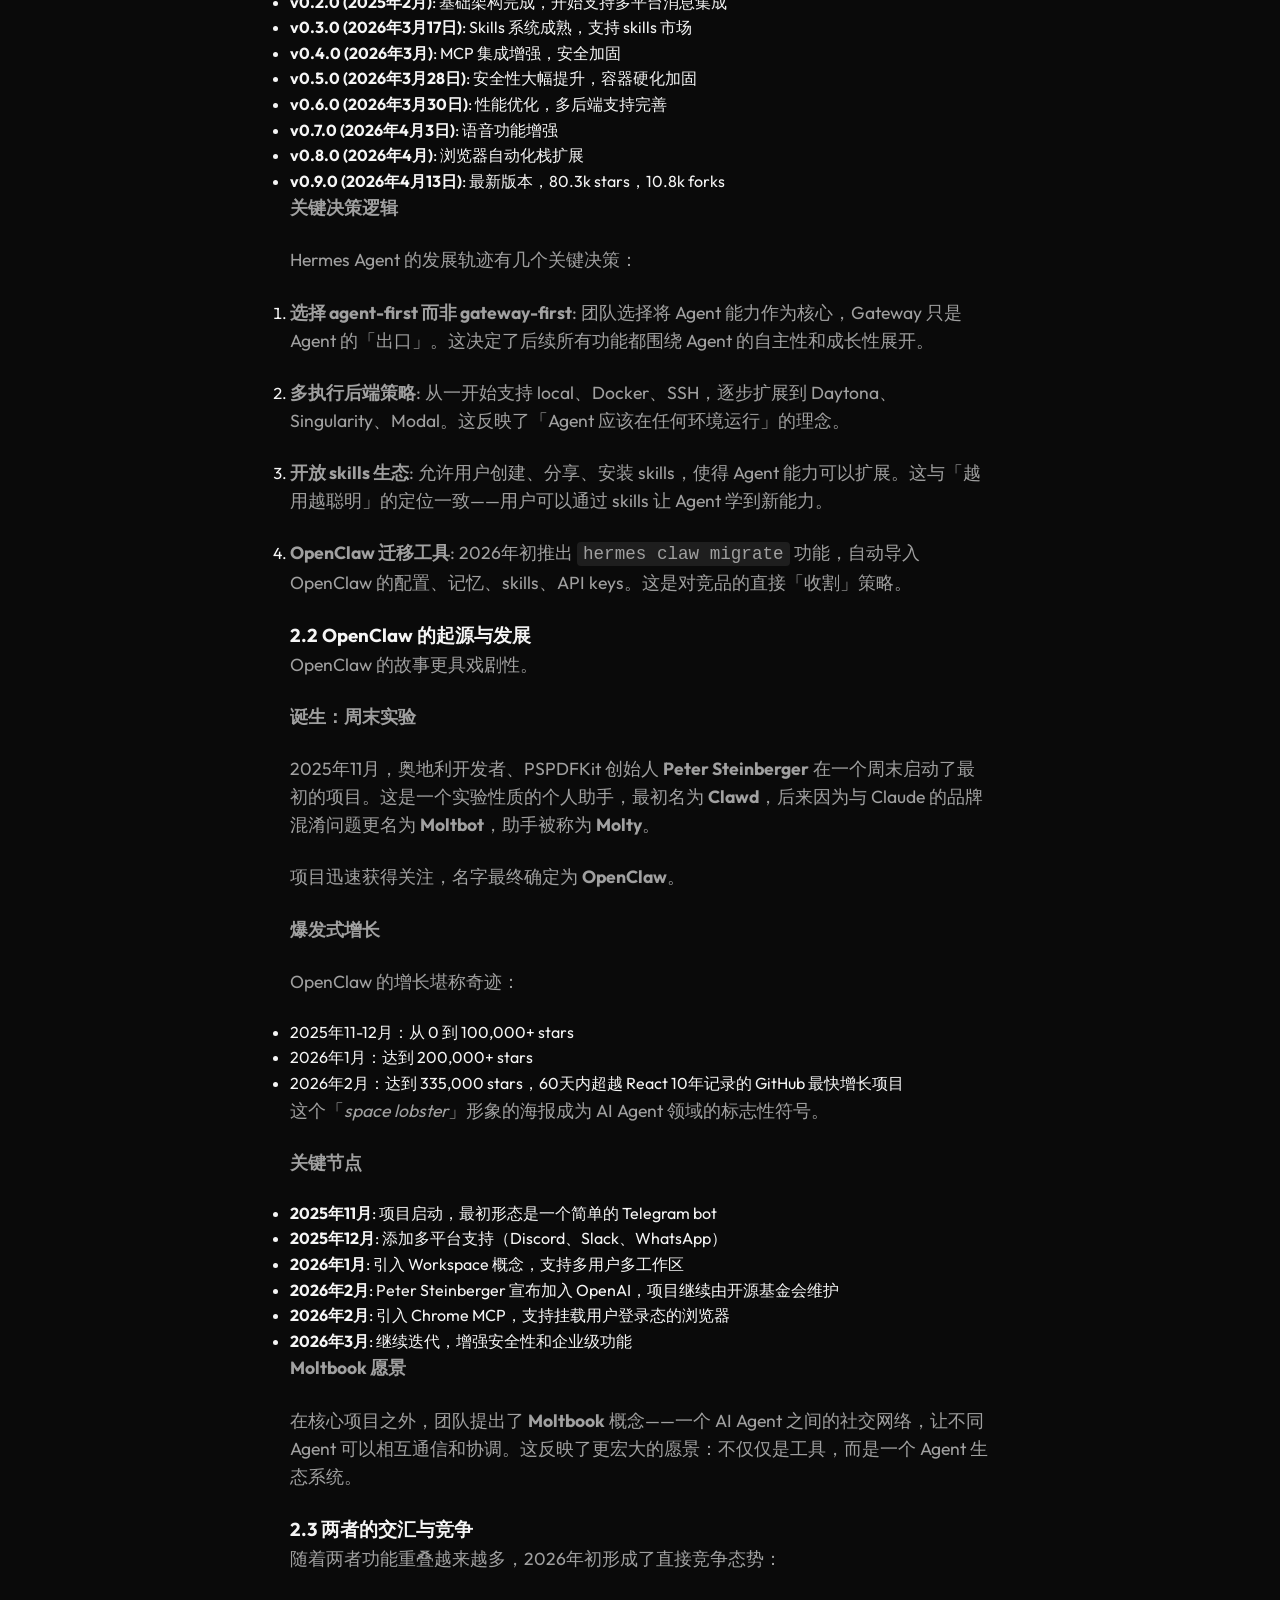
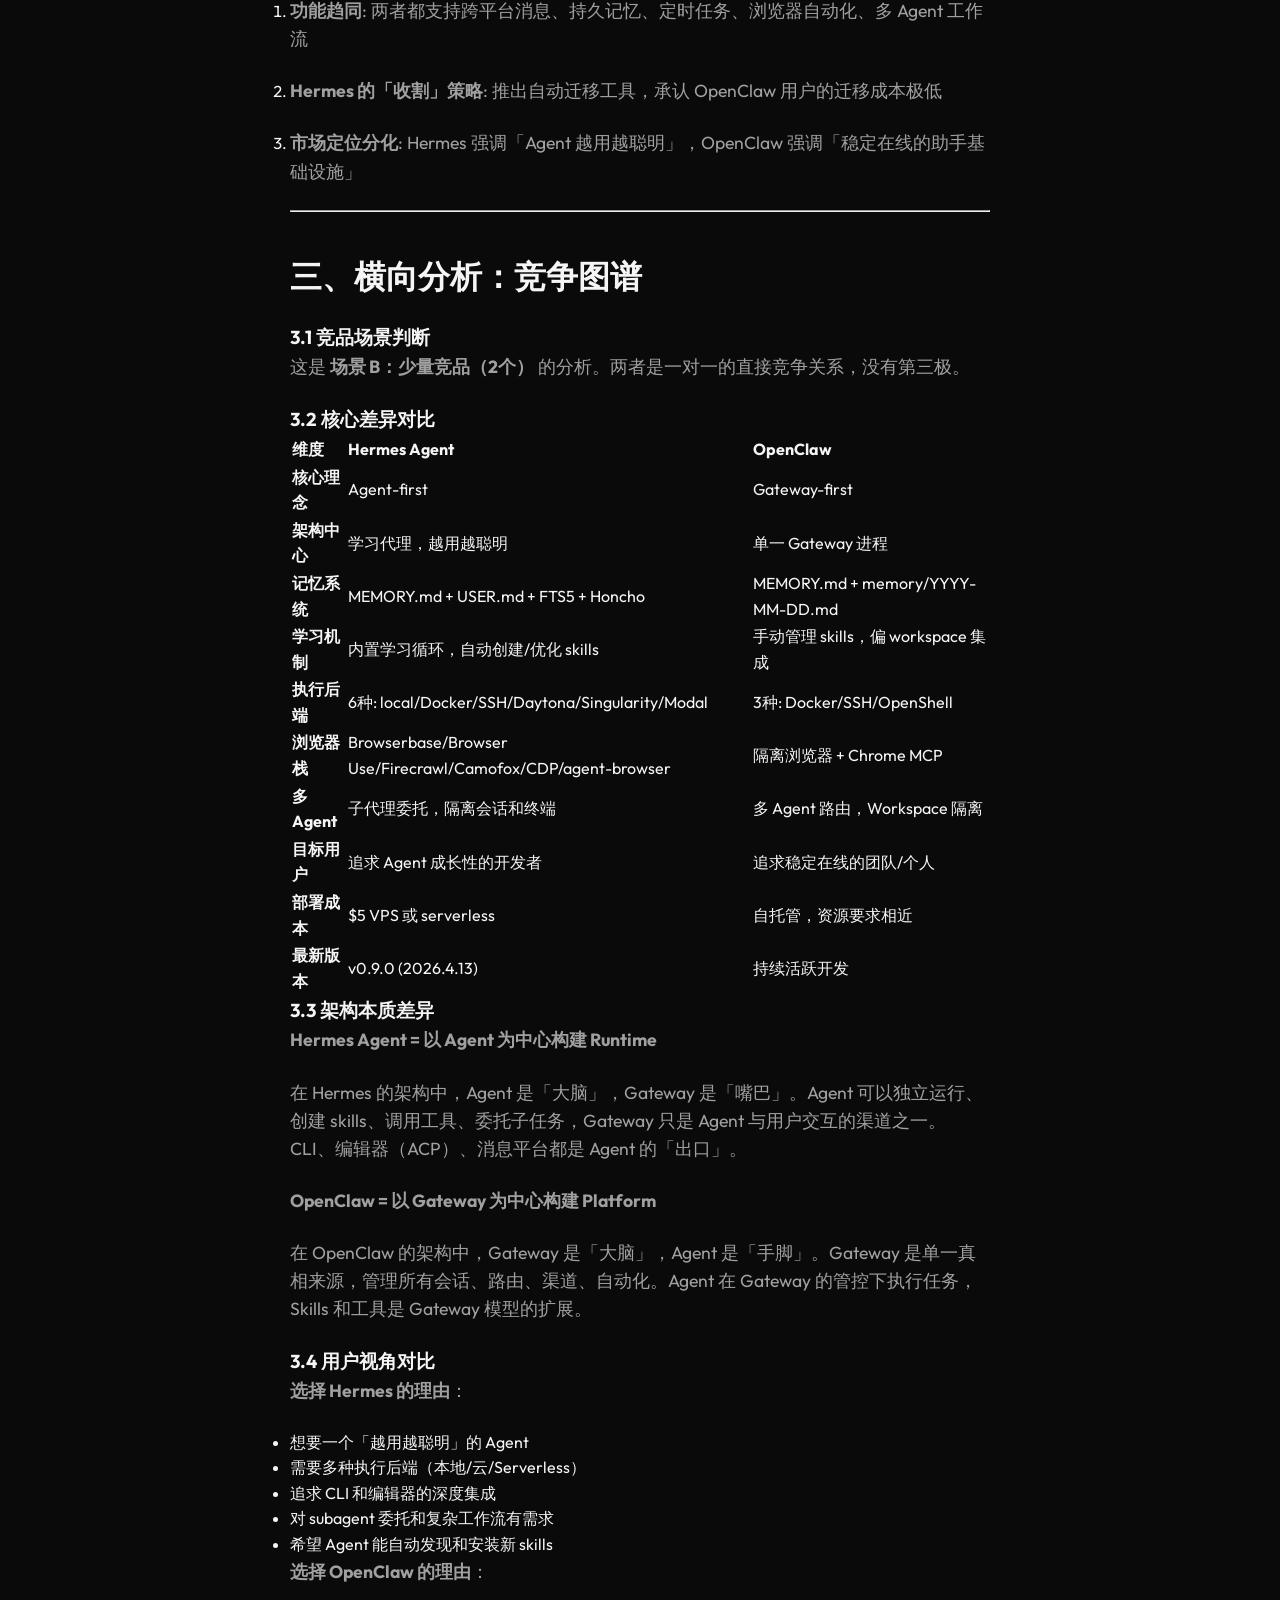
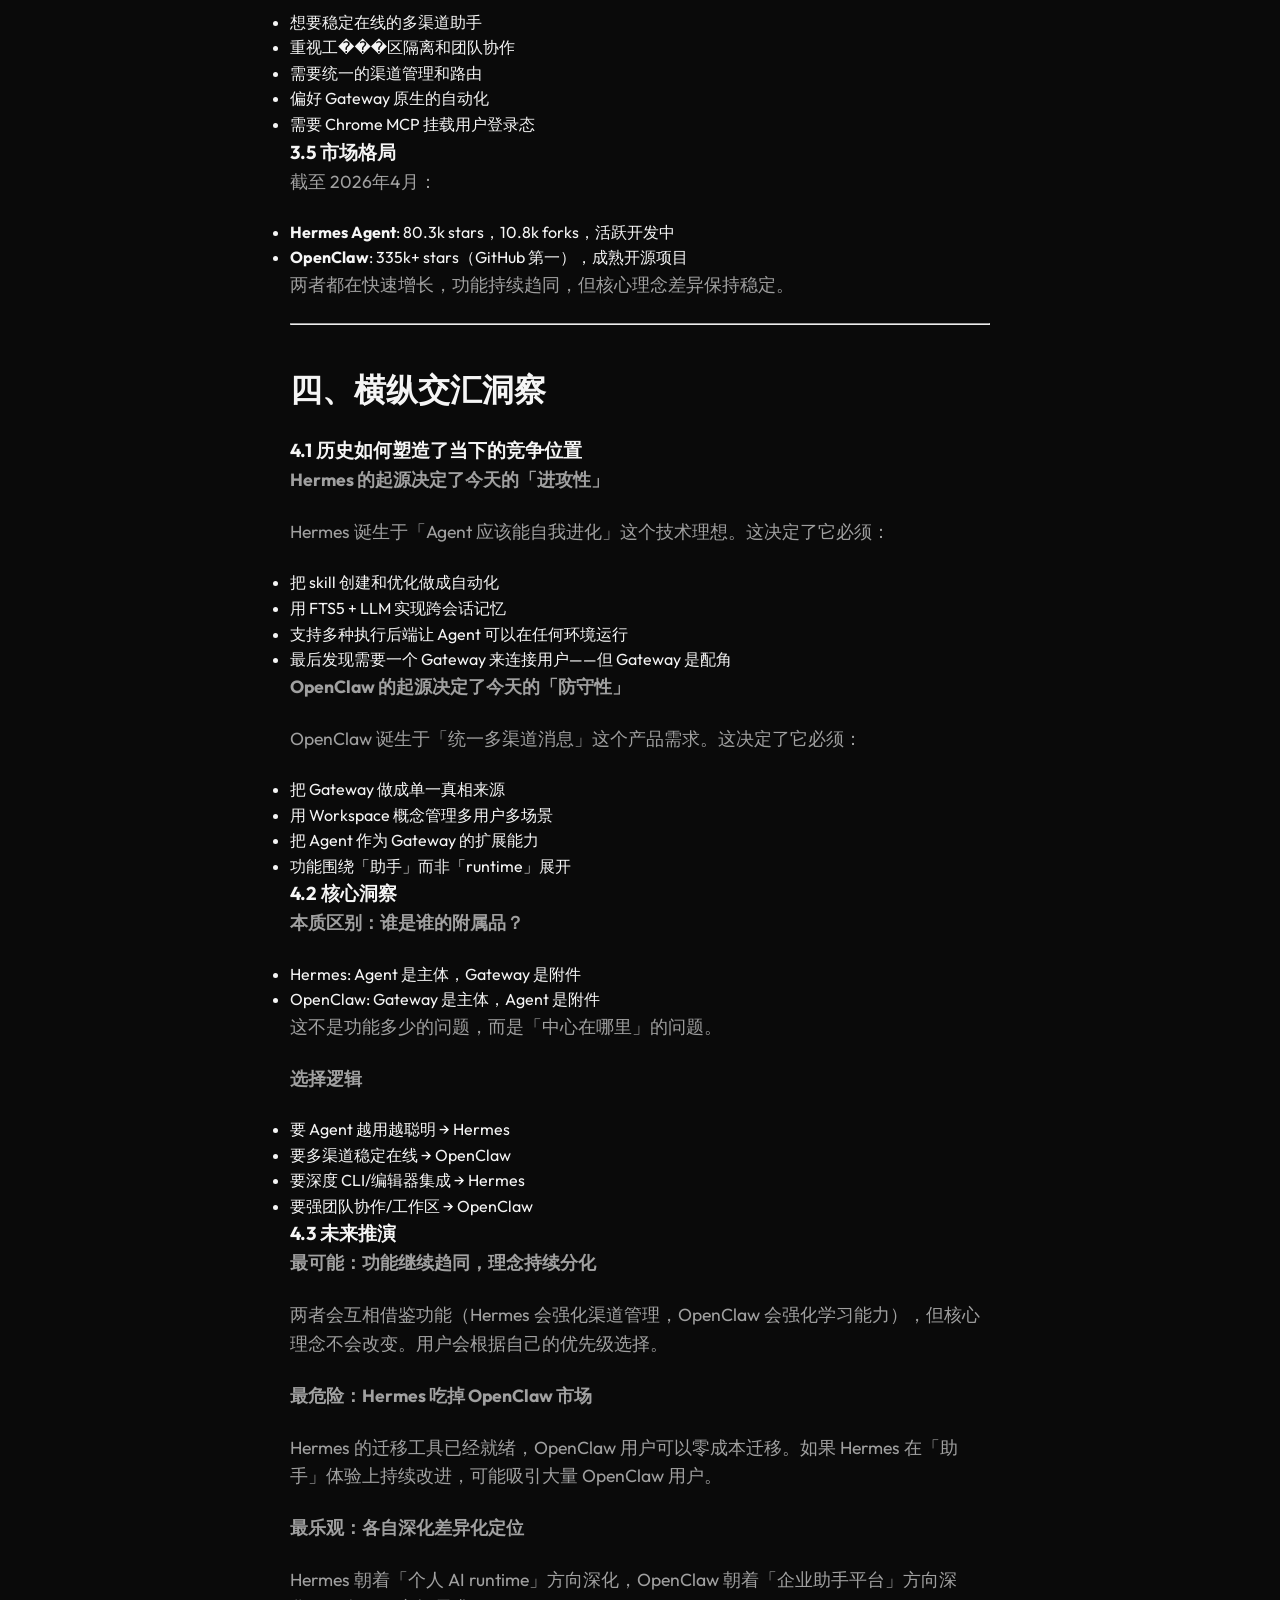
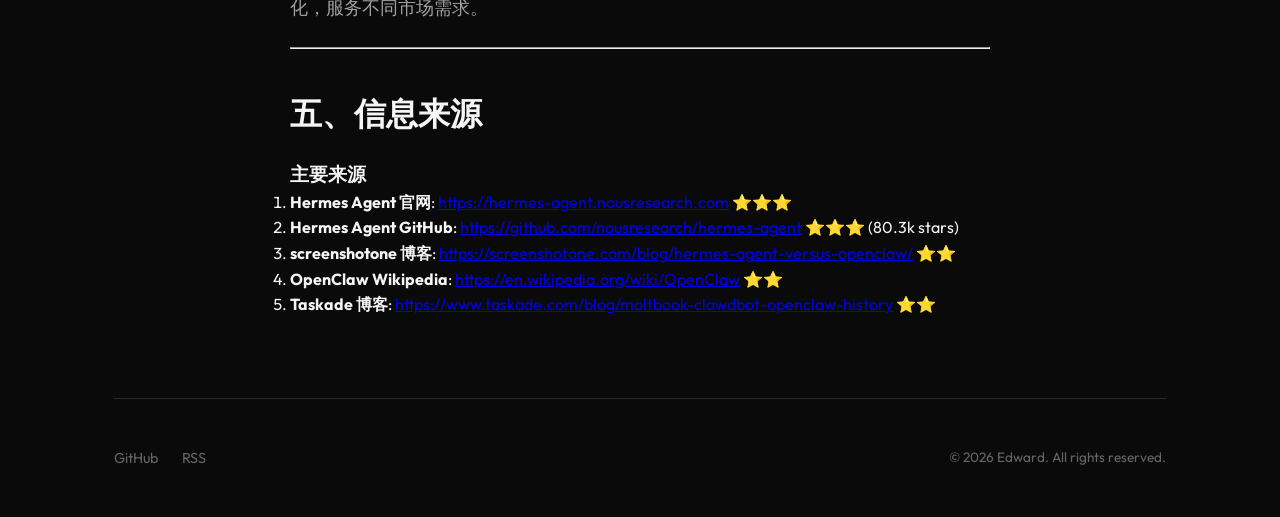
<file: posts/hermes-agent-vs-openclaw横纵分析法深度研究报告.html>
<!DOCTYPE html>
<html lang="zh-CN">
<head>
  <meta charset="UTF-8">
  <meta name="viewport" content="width=device-width, initial-scale=1.0">
  <title>Hermes Agent vs OpenClaw 横纵分析法深度研究报告 - Edward's Blog</title>
  <link rel="preconnect" href="https://fonts.googleapis.com">
  <link rel="preconnect" href="https://fonts.gstatic.com" crossorigin>
  <link href="https://fonts.googleapis.com/css2?family=Instrument+Serif:ital@0;1&family=Outfit:wght@300;400;500;600&display=swap" rel="stylesheet">
  <link rel="stylesheet" href="../assets/style.css">
  <link rel="alternate" type="application/rss+xml" title="Edward's Blog" href="../feed.xml">
</head>
<body>
  <div class="container">
    <header>
      <a href="../index.html" class="logo">Edward.</a>
      <nav>
        <a href="../index.html#posts">文章</a>
        <a href="../tags.html">标签</a>
        <a href="../index.html#about">关于</a>
      </nav>
    </header>
    
    <main class="article-content">
      <a href="../index.html" class="back-link">← 返回首页</a>
      <h3>AI Agent,开源,横纵分析</h3>
      <h1>Hermes Agent vs OpenClaw 横纵分析法深度研究报告</h1>
      <div class="meta">
        <span>2026-04-14</span>
      </div>
      
      <div class="content-body">
        <h1>Hermes Agent vs OpenClaw 横纵分析法深度研究报告</h1>
<p>研究时间：2026年4月14日 | 研究对象类型：AI Agent 产品 | 所属领域：开源 AI Agent</p>
<hr />
<h2>一、一句话定义</h2>
<p><strong>Hermes Agent</strong> 是由 Nous Research 构建的「围绕学习代理构建网关」的 agent-first 系统，强调越用越聪明的内置学习循环；<strong>OpenClaw</strong> 是「围绕消息网关构建代理」的 gateway-first 助手平台，强调统一的渠道管理和长期在线的助手基础设施。两者都是开源自托管的 AI 助手，但在核心理念上分属两个不同的产品哲学极端。</p>
<hr />
<h2>二、纵向分析：从诞生到当下</h2>
<h3>2.1 Hermes Agent 的起源与发展</h3>
<p>Hermes Agent 由 <strong>Nous Research</strong> 开发，这是一个专注于大型语言模型和 AI Agent 技术的实验室。Hermes Agent 最早出现在 2025 年底至 2026 年初，在 2026 年 2 月左右正式发布，引起开源社区的广泛关注。</p>
<p><strong>核心定位的形成</strong></p>
<p>Hermes Agent 从一开始就被定义为「An agent that grows with you」——一个越用越聪明的自主 Agent。这个定位直接来自其核心技术创新：内置学习循环（built-in learning loop）。 Unlike traditional AI assistants that reset between sessions, Hermes Agent 能够：</p>
<ul>
<li>从完成的任务中自动创建可复用的 skills  </li>
<li>在使用过程中持续优化这些 skills  </li>
<li>主动提醒自己保存重要知识到长期记忆  </li>
<li>跨会话搜索历史对话，用 LLM 总结形成对用户的深度理解</li>
</ul>
<p><strong>版本迭代时间线</strong></p>
<p>从 GitHub Release Notes 可以看到清晰的版本演进：</p>
<ul>
<li><strong>v0.2.0 (2025年2月)</strong>: 基础架构完成，开始支持多平台消息集成  </li>
<li><strong>v0.3.0 (2026年3月17日)</strong>: Skills 系统成熟，支持 skills 市场  </li>
<li><strong>v0.4.0 (2026年3月)</strong>: MCP 集成增强，安全加固  </li>
<li><strong>v0.5.0 (2026年3月28日)</strong>: 安全性大幅提升，容器硬化加固  </li>
<li><strong>v0.6.0 (2026年3月30日)</strong>: 性能优化，多后端支持完善  </li>
<li><strong>v0.7.0 (2026年4月3日)</strong>: 语音功能增强  </li>
<li><strong>v0.8.0 (2026年4月)</strong>: 浏览器自动化栈扩展  </li>
<li><strong>v0.9.0 (2026年4月13日)</strong>: 最新版本，80.3k stars，10.8k forks</li>
</ul>
<p><strong>关键决策逻辑</strong></p>
<p>Hermes Agent 的发展轨迹有几个关键决策：</p>
<ol>
<li>
<p><strong>选择 agent-first 而非 gateway-first</strong>: 团队选择将 Agent 能力作为核心，Gateway 只是 Agent 的「出口」。这决定了后续所有功能都围绕 Agent 的自主性和成长性展开。  </p>
</li>
<li>
<p><strong>多执行后端策略</strong>: 从一开始支持 local、Docker、SSH，逐步扩展到 Daytona、Singularity、Modal。这反映了「Agent 应该在任何环境运行」的理念。  </p>
</li>
<li>
<p><strong>开放 skills 生态</strong>: 允许用户创建、分享、安装 skills，使得 Agent 能力可以扩展。这与「越用越聪明」的定位一致——用户可以通过 skills 让 Agent 学到新能力。  </p>
</li>
<li>
<p><strong>OpenClaw 迁移工具</strong>: 2026年初推出 <code>hermes claw migrate</code> 功能，自动导入 OpenClaw 的配置、记忆、skills、API keys。这是对竞品的直接「收割」策略。</p>
</li>
</ol>
<h3>2.2 OpenClaw 的起源与发展</h3>
<p>OpenClaw 的故事更具戏剧性。</p>
<p><strong>诞生：周末实验</strong></p>
<p>2025年11月，奥地利开发者、PSPDFKit 创始人 <strong>Peter Steinberger</strong> 在一个周末启动了最初的项目。这是一个实验性质的个人助手，最初名为 <strong>Clawd</strong>，后来因为与 Claude 的品牌混淆问题更名为 <strong>Moltbot</strong>，助手被称为 <strong>Molty</strong>。</p>
<p>项目迅速获得关注，名字最终确定为 <strong>OpenClaw</strong>。</p>
<p><strong>爆发式增长</strong></p>
<p>OpenClaw 的增长堪称奇迹：</p>
<ul>
<li>2025年11-12月：从 0 到 100,000+ stars  </li>
<li>2026年1月：达到 200,000+ stars  </li>
<li>2026年2月：达到 335,000 stars，60天内超越 React 10年记录的 GitHub 最快增长项目</li>
</ul>
<p>这个「<em>space lobster</em>」形象的海报成为 AI Agent 领域的标志性符号。</p>
<p><strong>关键节点</strong></p>
<ul>
<li><strong>2025年11月</strong>: 项目启动，最初形态是一个简单的 Telegram bot  </li>
<li><strong>2025年12月</strong>: 添加多平台支持（Discord、Slack、WhatsApp）  </li>
<li><strong>2026年1月</strong>: 引入 Workspace 概念，支持多用户多工作区  </li>
<li><strong>2026年2月</strong>: Peter Steinberger 宣布加入 OpenAI，项目继续由开源基金会维护  </li>
<li><strong>2026年2月</strong>: 引入 Chrome MCP，支持挂载用户登录态的浏览器  </li>
<li><strong>2026年3月</strong>: 继续迭代，增强安全性和企业级功能</li>
</ul>
<p><strong>Moltbook 愿景</strong></p>
<p>在核心项目之外，团队提出了 <strong>Moltbook</strong> 概念——一个 AI Agent 之间的社交网络，让不同 Agent 可以相互通信和协调。这反映了更宏大的愿景：不仅仅是工具，而是一个 Agent 生态系统。</p>
<h3>2.3 两者的交汇与竞争</h3>
<p>随着两者功能重叠越来越多，2026年初形成了直接竞争态势：</p>
<ol>
<li>
<p><strong>功能趋同</strong>: 两者都支持跨平台消息、持久记忆、定时任务、浏览器自动化、多 Agent 工作流  </p>
</li>
<li>
<p><strong>Hermes 的「收割」策略</strong>: 推出自动迁移工具，承认 OpenClaw 用户的迁移成本极低  </p>
</li>
<li>
<p><strong>市场定位分化</strong>: Hermes 强调「Agent 越用越聪明」，OpenClaw 强调「稳定在线的助手基础设施」</p>
</li>
</ol>
<hr />
<h2>三、横向分析：竞争图谱</h2>
<h3>3.1 竞品场景判断</h3>
<p>这是 <strong>场景 B：少量竞品（2个）</strong> 的分析。两者是一对一的直接竞争关系，没有第三极。</p>
<h3>3.2 核心差异对比</h3>
<table>
<thead>
<tr>
<th style="text-align: left;">维度</th>
<th style="text-align: left;">Hermes Agent</th>
<th style="text-align: left;">OpenClaw</th>
</tr>
</thead>
<tbody>
<tr>
<td style="text-align: left;"><strong>核心理念</strong></td>
<td style="text-align: left;">Agent-first</td>
<td style="text-align: left;">Gateway-first</td>
</tr>
<tr>
<td style="text-align: left;"><strong>架构中心</strong></td>
<td style="text-align: left;">学习代理，越用越聪明</td>
<td style="text-align: left;">单一 Gateway 进程</td>
</tr>
<tr>
<td style="text-align: left;"><strong>记忆系统</strong></td>
<td style="text-align: left;">MEMORY.md + USER.md + FTS5 + Honcho</td>
<td style="text-align: left;">MEMORY.md + memory/YYYY-MM-DD.md</td>
</tr>
<tr>
<td style="text-align: left;"><strong>学习机制</strong></td>
<td style="text-align: left;">内置学习循环，自动创建/优化 skills</td>
<td style="text-align: left;">手动管理 skills，偏 workspace 集成</td>
</tr>
<tr>
<td style="text-align: left;"><strong>执行后端</strong></td>
<td style="text-align: left;">6种: local/Docker/SSH/Daytona/Singularity/Modal</td>
<td style="text-align: left;">3种: Docker/SSH/OpenShell</td>
</tr>
<tr>
<td style="text-align: left;"><strong>浏览器栈</strong></td>
<td style="text-align: left;">Browserbase/Browser Use/Firecrawl/Camofox/CDP/agent-browser</td>
<td style="text-align: left;">隔离浏览器 + Chrome MCP</td>
</tr>
<tr>
<td style="text-align: left;"><strong>多 Agent</strong></td>
<td style="text-align: left;">子代理委托，隔离会话和终端</td>
<td style="text-align: left;">多 Agent 路由，Workspace 隔离</td>
</tr>
<tr>
<td style="text-align: left;"><strong>目标用户</strong></td>
<td style="text-align: left;">追求 Agent 成长性的开发者</td>
<td style="text-align: left;">追求稳定在线的团队/个人</td>
</tr>
<tr>
<td style="text-align: left;"><strong>部署成本</strong></td>
<td style="text-align: left;">$5 VPS 或 serverless</td>
<td style="text-align: left;">自托管，资源要求相近</td>
</tr>
<tr>
<td style="text-align: left;"><strong>最新版本</strong></td>
<td style="text-align: left;">v0.9.0 (2026.4.13)</td>
<td style="text-align: left;">持续活跃开发</td>
</tr>
</tbody>
</table>
<h3>3.3 架构本质差异</h3>
<p><strong>Hermes Agent = 以 Agent 为中心构建 Runtime</strong></p>
<p>在 Hermes 的架构中，Agent 是「大脑」，Gateway 是「嘴巴」。Agent 可以独立运行、创建 skills、调用工具、委托子任务，Gateway 只是 Agent 与用户交互的渠道之一。CLI、编辑器（ACP）、消息平台都是 Agent 的「出口」。</p>
<p><strong>OpenClaw = 以 Gateway 为中心构建 Platform</strong></p>
<p>在 OpenClaw 的架构中，Gateway 是「大脑」，Agent 是「手脚」。Gateway 是单一真相来源，管理所有会话、路由、渠道、自动化。Agent 在 Gateway 的管控下执行任务，Skills 和工具是 Gateway 模型的扩展。</p>
<h3>3.4 用户视角对比</h3>
<p><strong>选择 Hermes 的理由</strong>：</p>
<ul>
<li>想要一个「越用越聪明」的 Agent  </li>
<li>需要多种执行后端（本地/云/Serverless）  </li>
<li>追求 CLI 和编辑器的深度集成  </li>
<li>对 subagent 委托和复杂工作流有需求  </li>
<li>希望 Agent 能自动发现和安装新 skills</li>
</ul>
<p><strong>选择 OpenClaw 的理由</strong>：</p>
<ul>
<li>想要稳定在线的多渠道助手  </li>
<li>重视工���区隔离和团队协作  </li>
<li>需要统一的渠道管理和路由  </li>
<li>偏好 Gateway 原生的自动化  </li>
<li>需要 Chrome MCP 挂载用户登录态</li>
</ul>
<h3>3.5 市场格局</h3>
<p>截至 2026年4月：</p>
<ul>
<li><strong>Hermes Agent</strong>: 80.3k stars，10.8k forks，活跃开发中  </li>
<li><strong>OpenClaw</strong>: 335k+ stars（GitHub 第一），成熟开源项目</li>
</ul>
<p>两者都在快速增长，功能持续趋同，但核心理念差异保持稳定。</p>
<hr />
<h2>四、横纵交汇洞察</h2>
<h3>4.1 历史如何塑造了当下的竞争位置</h3>
<p><strong>Hermes 的起源决定了今天的「进攻性」</strong></p>
<p>Hermes 诞生于「Agent 应该能自我进化」这个技术理想。这决定了它必须：</p>
<ul>
<li>把 skill 创建和优化做成自动化  </li>
<li>用 FTS5 + LLM 实现跨会话记忆  </li>
<li>支持多种执行后端让 Agent 可以在任何环境运行  </li>
<li>最后发现需要一个 Gateway 来连接用户——但 Gateway 是配角</li>
</ul>
<p><strong>OpenClaw 的起源决定了今天的「防守性」</strong></p>
<p>OpenClaw 诞生于「统一多渠道消息」这个产品需求。这决定了它必须：</p>
<ul>
<li>把 Gateway 做成单一真相来源  </li>
<li>用 Workspace 概念管理多用户多场景  </li>
<li>把 Agent 作为 Gateway 的扩展能力  </li>
<li>功能围绕「助手」而非「runtime」展开</li>
</ul>
<h3>4.2 核心洞察</h3>
<p><strong>本质区别：谁是谁的附属品？</strong></p>
<ul>
<li>Hermes: Agent 是主体，Gateway 是附件  </li>
<li>OpenClaw: Gateway 是主体，Agent 是附件</li>
</ul>
<p>这不是功能多少的问题，而是「中心在哪里」的问题。</p>
<p><strong>选择逻辑</strong></p>
<ul>
<li>要 Agent 越用越聪明 → Hermes  </li>
<li>要多渠道稳定在线 → OpenClaw  </li>
<li>要深度 CLI/编辑器集成 → Hermes  </li>
<li>要强团队协作/工作区 → OpenClaw</li>
</ul>
<h3>4.3 未来推演</h3>
<p><strong>最可能：功能继续趋同，理念持续分化</strong></p>
<p>两者会互相借鉴功能（Hermes 会强化渠道管理，OpenClaw 会强化学习能力），但核心理念不会改变。用户会根据自己的优先级选择。</p>
<p><strong>最危险：Hermes 吃掉 OpenClaw 市场</strong></p>
<p>Hermes 的迁移工具已经就绪，OpenClaw 用户可以零成本迁移。如果 Hermes 在「助手」体验上持续改进，可能吸引大量 OpenClaw 用户。</p>
<p><strong>最乐观：各自深化差异化定位</strong></p>
<p>Hermes 朝着「个人 AI runtime」方向深化，OpenClaw 朝着「企业助手平台」方向深化，服务不同市场需求。</p>
<hr />
<h2>五、信息来源</h2>
<h3>主要来源</h3>
<ol>
<li><strong>Hermes Agent 官网</strong>: <a href="https://hermes-agent.nousresearch.com">https://hermes-agent.nousresearch.com</a> ⭐⭐⭐  </li>
<li><strong>Hermes Agent GitHub</strong>: <a href="https://github.com/nousresearch/hermes-agent">https://github.com/nousresearch/hermes-agent</a> ⭐⭐⭐ (80.3k stars)  </li>
<li><strong>screenshotone 博客</strong>: <a href="https://screenshotone.com/blog/hermes-agent-versus-openclaw/">https://screenshotone.com/blog/hermes-agent-versus-openclaw/</a> ⭐⭐  </li>
<li><strong>OpenClaw Wikipedia</strong>: <a href="https://en.wikipedia.org/wiki/OpenClaw">https://en.wikipedia.org/wiki/OpenClaw</a> ⭐⭐  </li>
<li><strong>Taskade 博客</strong>: <a href="https://www.taskade.com/blog/moltbook-clawdbot-openclaw-history">https://www.taskade.com/blog/moltbook-clawdbot-openclaw-history</a> ⭐⭐</li>
</ol>
      </div>
    </main>

    <footer>
      <div class="footer-links">
        <a href="https://github.com/edwardqiu1976" target="_blank">GitHub</a>
        <a href="../feed.xml">RSS</a>
      </div>
      <div class="copyright">© 2026 Edward. All rights reserved.</div>
    </footer>
  </div>
</body>
</html>
</file>
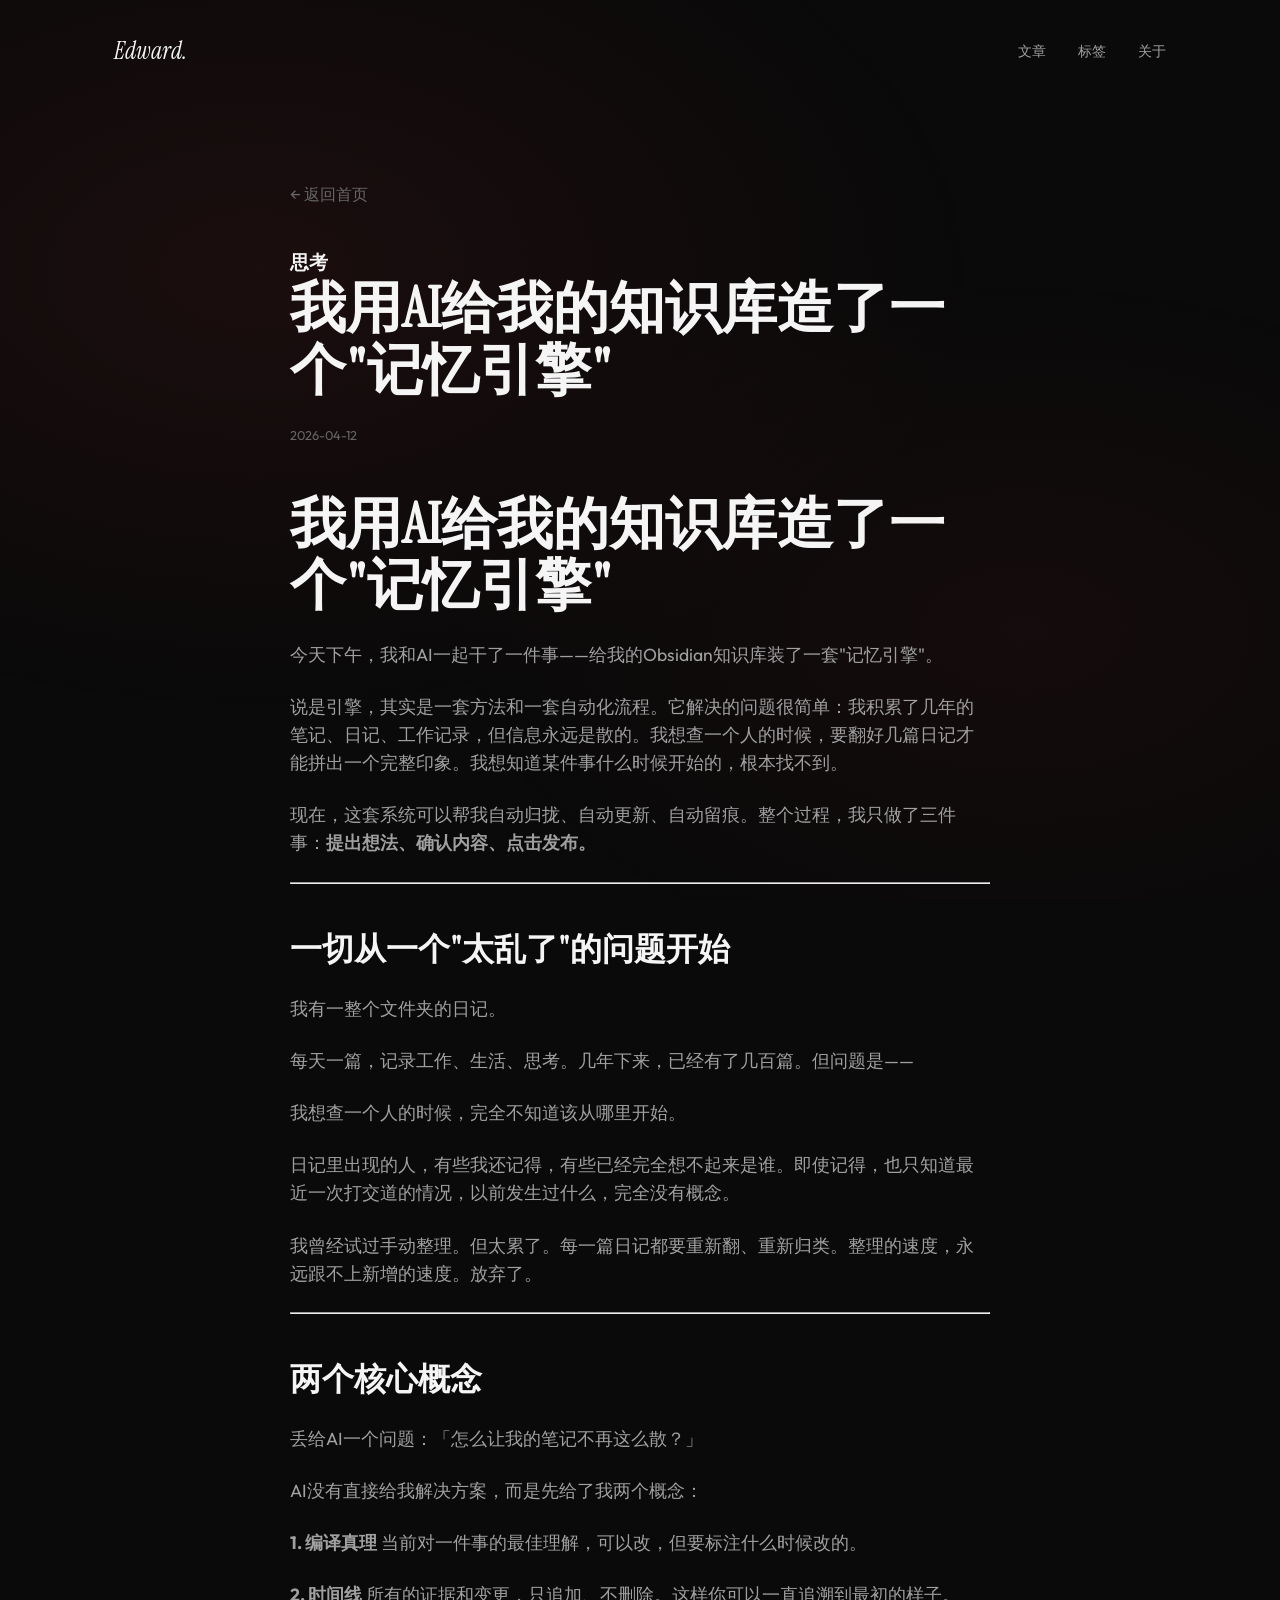
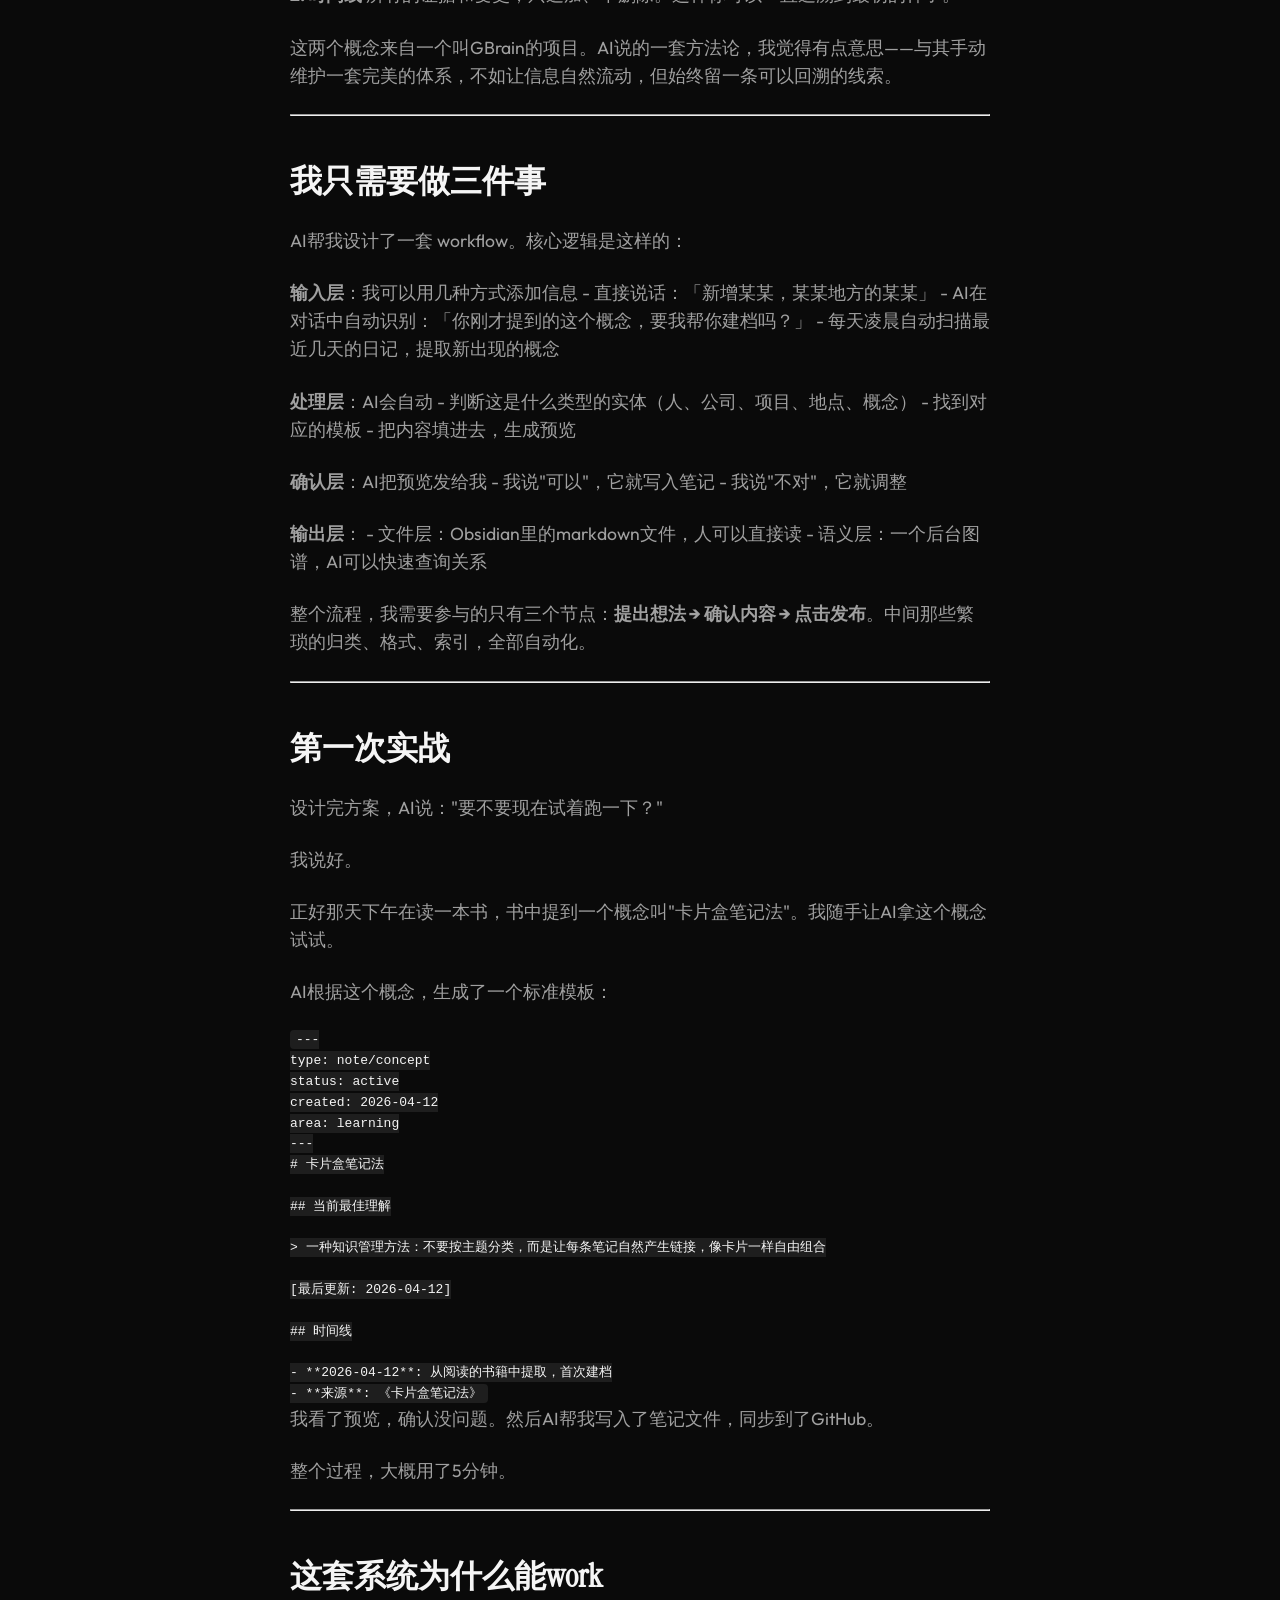
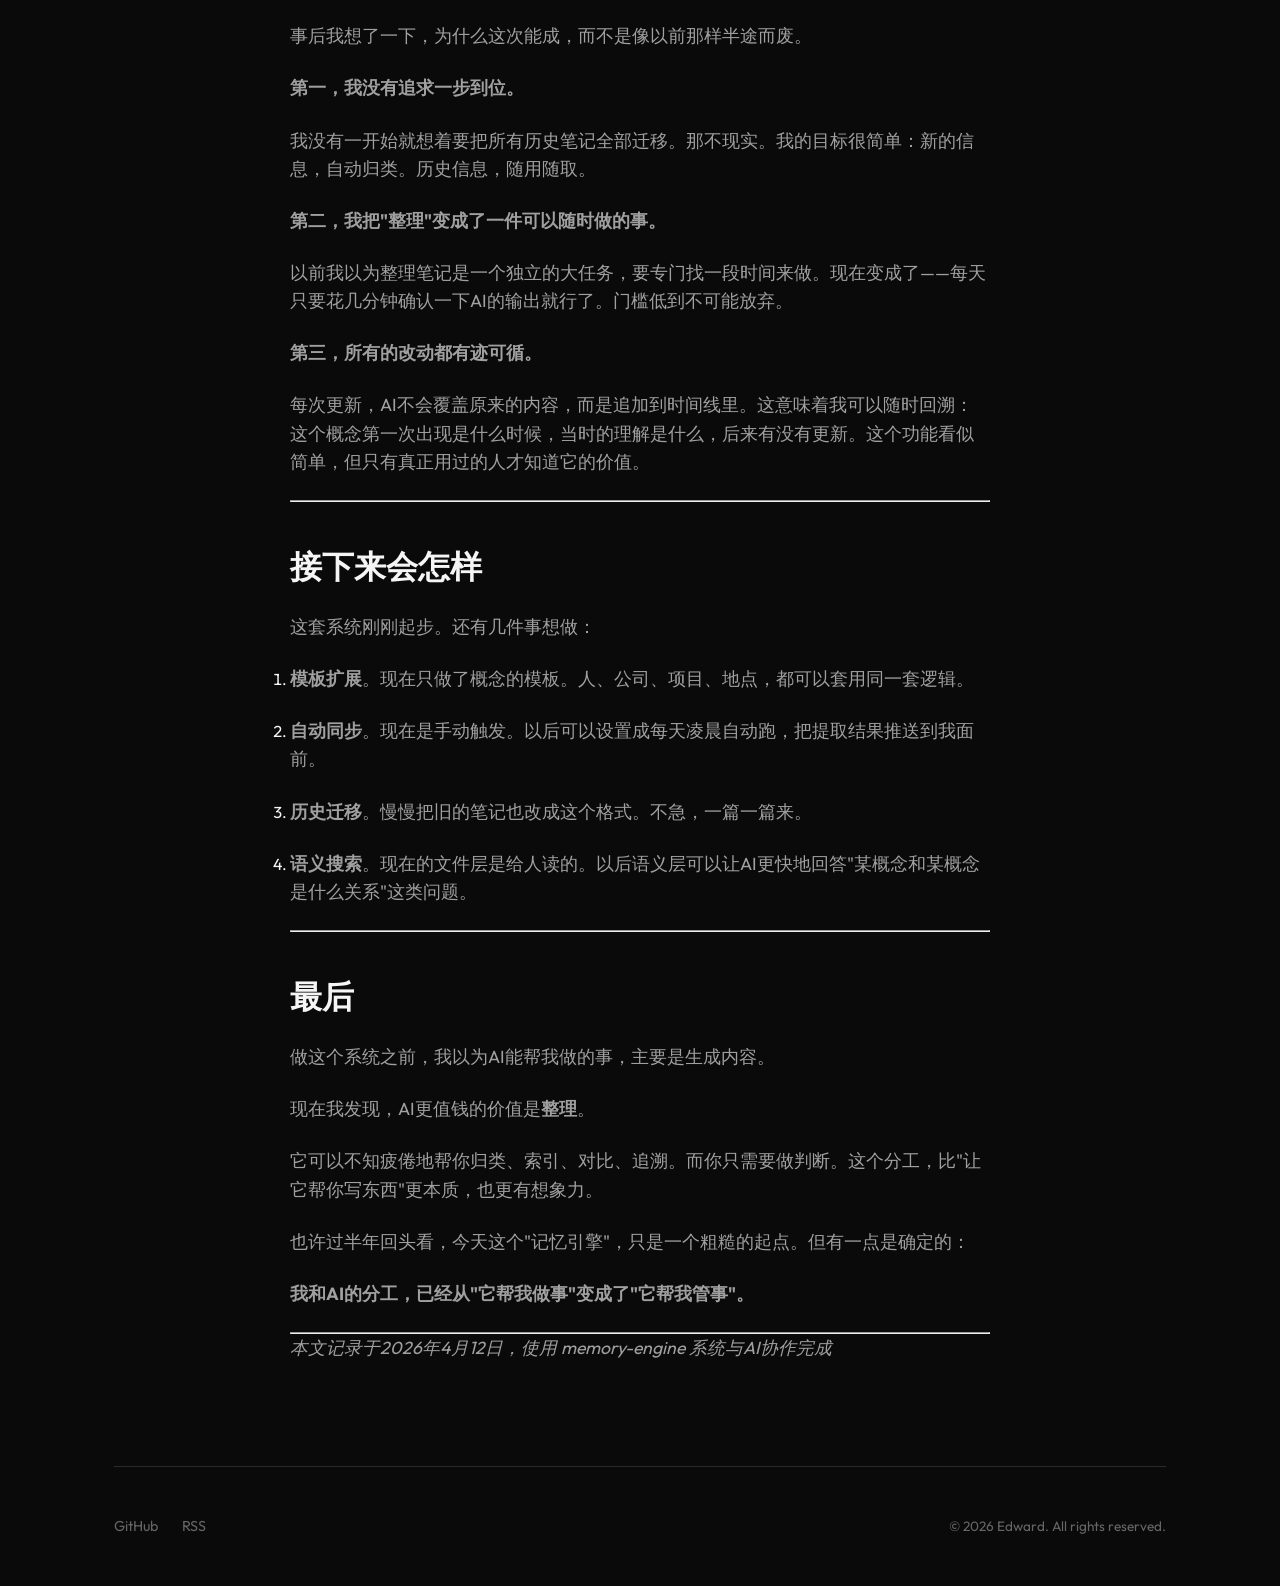
<file: posts/我用AI给我的知识库造了一个记忆引擎.html>
<!DOCTYPE html>
<html lang="zh-CN">
<head>
  <meta charset="UTF-8">
  <meta name="viewport" content="width=device-width, initial-scale=1.0">
  <title>我用AI给我的知识库造了一个"记忆引擎" - Edward's Blog</title>
  <link rel="preconnect" href="https://fonts.googleapis.com">
  <link rel="preconnect" href="https://fonts.gstatic.com" crossorigin>
  <link href="https://fonts.googleapis.com/css2?family=Instrument+Serif:ital@0;1&family=Outfit:wght@300;400;500;600&display=swap" rel="stylesheet">
  <link rel="stylesheet" href="../assets/style.css">
  <link rel="alternate" type="application/rss+xml" title="Edward's Blog" href="../feed.xml">
</head>
<body>
  <div class="container">
    <header>
      <a href="../index.html" class="logo">Edward.</a>
      <nav>
        <a href="../index.html#posts">文章</a>
        <a href="../tags.html">标签</a>
        <a href="../index.html#about">关于</a>
      </nav>
    </header>
    
    <main class="article-content">
      <a href="../index.html" class="back-link">← 返回首页</a>
      <h3>思考</h3>
      <h1>我用AI给我的知识库造了一个"记忆引擎"</h1>
      <div class="meta">
        <span>2026-04-12</span>
      </div>
      
      <div class="content-body">
        <h1>我用AI给我的知识库造了一个"记忆引擎"</h1>
<p>今天下午，我和AI一起干了一件事——给我的Obsidian知识库装了一套"记忆引擎"。</p>
<p>说是引擎，其实是一套方法和一套自动化流程。它解决的问题很简单：我积累了几年的笔记、日记、工作记录，但信息永远是散的。我想查一个人的时候，要翻好几篇日记才能拼出一个完整印象。我想知道某件事什么时候开始的，根本找不到。</p>
<p>现在，这套系统可以帮我自动归拢、自动更新、自动留痕。整个过程，我只做了三件事：<strong>提出想法、确认内容、点击发布。</strong></p>
<hr />
<h2>一切从一个"太乱了"的问题开始</h2>
<p>我有一整个文件夹的日记。</p>
<p>每天一篇，记录工作、生活、思考。几年下来，已经有了几百篇。但问题是——</p>
<p>我想查一个人的时候，完全不知道该从哪里开始。</p>
<p>日记里出现的人，有些我还记得，有些已经完全想不起来是谁。即使记得，也只知道最近一次打交道的情况，以前发生过什么，完全没有概念。</p>
<p>我曾经试过手动整理。但太累了。每一篇日记都要重新翻、重新归类。整理的速度，永远跟不上新增的速度。放弃了。</p>
<hr />
<h2>两个核心概念</h2>
<p>丢给AI一个问题：「怎么让我的笔记不再这么散？」</p>
<p>AI没有直接给我解决方案，而是先给了我两个概念：</p>
<blockquote>
<p><strong>1. 编译真理</strong>
当前对一件事的最佳理解，可以改，但要标注什么时候改的。</p>
<p><strong>2. 时间线</strong>
所有的证据和变更，只追加、不删除。这样你可以一直追溯到最初的样子。</p>
</blockquote>
<p>这两个概念来自一个叫GBrain的项目。AI说的一套方法论，我觉得有点意思——与其手动维护一套完美的体系，不如让信息自然流动，但始终留一条可以回溯的线索。</p>
<hr />
<h2>我只需要做三件事</h2>
<p>AI帮我设计了一套 workflow。核心逻辑是这样的：</p>
<p><strong>输入层</strong>：我可以用几种方式添加信息
- 直接说话：「新增某某，某某地方的某某」
- AI在对话中自动识别：「你刚才提到的这个概念，要我帮你建档吗？」
- 每天凌晨自动扫描最近几天的日记，提取新出现的概念</p>
<p><strong>处理层</strong>：AI会自动
- 判断这是什么类型的实体（人、公司、项目、地点、概念）
- 找到对应的模板
- 把内容填进去，生成预览</p>
<p><strong>确认层</strong>：AI把预览发给我
- 我说"可以"，它就写入笔记
- 我说"不对"，它就调整</p>
<p><strong>输出层</strong>：
- 文件层：Obsidian里的markdown文件，人可以直接读
- 语义层：一个后台图谱，AI可以快速查询关系</p>
<p>整个流程，我需要参与的只有三个节点：<strong>提出想法 → 确认内容 → 点击发布</strong>。中间那些繁琐的归类、格式、索引，全部自动化。</p>
<hr />
<h2>第一次实战</h2>
<p>设计完方案，AI说："要不要现在试着跑一下？"</p>
<p>我说好。</p>
<p>正好那天下午在读一本书，书中提到一个概念叫"卡片盒笔记法"。我随手让AI拿这个概念试试。</p>
<p>AI根据这个概念，生成了一个标准模板：</p>
<pre><code class="language-yaml">---
type: note/concept
status: active
created: 2026-04-12
area: learning
---
# 卡片盒笔记法

## 当前最佳理解

&gt; 一种知识管理方法：不要按主题分类，而是让每条笔记自然产生链接，像卡片一样自由组合

[最后更新: 2026-04-12]

## 时间线

- **2026-04-12**: 从阅读的书籍中提取，首次建档
- **来源**: 《卡片盒笔记法》
</code></pre>
<p>我看了预览，确认没问题。然后AI帮我写入了笔记文件，同步到了GitHub。</p>
<p>整个过程，大概用了5分钟。</p>
<hr />
<h2>这套系统为什么能work</h2>
<p>事后我想了一下，为什么这次能成，而不是像以前那样半途而废。</p>
<p><strong>第一，我没有追求一步到位。</strong></p>
<p>我没有一开始就想着要把所有历史笔记全部迁移。那不现实。我的目标很简单：新的信息，自动归类。历史信息，随用随取。</p>
<p><strong>第二，我把"整理"变成了一件可以随时做的事。</strong></p>
<p>以前我以为整理笔记是一个独立的大任务，要专门找一段时间来做。现在变成了——每天只要花几分钟确认一下AI的输出就行了。门槛低到不可能放弃。</p>
<p><strong>第三，所有的改动都有迹可循。</strong></p>
<p>每次更新，AI不会覆盖原来的内容，而是追加到时间线里。这意味着我可以随时回溯：这个概念第一次出现是什么时候，当时的理解是什么，后来有没有更新。这个功能看似简单，但只有真正用过的人才知道它的价值。</p>
<hr />
<h2>接下来会怎样</h2>
<p>这套系统刚刚起步。还有几件事想做：</p>
<ol>
<li>
<p><strong>模板扩展</strong>。现在只做了概念的模板。人、公司、项目、地点，都可以套用同一套逻辑。</p>
</li>
<li>
<p><strong>自动同步</strong>。现在是手动触发。以后可以设置成每天凌晨自动跑，把提取结果推送到我面前。</p>
</li>
<li>
<p><strong>历史迁移</strong>。慢慢把旧的笔记也改成这个格式。不急，一篇一篇来。</p>
</li>
<li>
<p><strong>语义搜索</strong>。现在的文件层是给人读的。以后语义层可以让AI更快地回答"某概念和某概念是什么关系"这类问题。</p>
</li>
</ol>
<hr />
<h2>最后</h2>
<p>做这个系统之前，我以为AI能帮我做的事，主要是生成内容。</p>
<p>现在我发现，AI更值钱的价值是<strong>整理</strong>。</p>
<p>它可以不知疲倦地帮你归类、索引、对比、追溯。而你只需要做判断。这个分工，比"让它帮你写东西"更本质，也更有想象力。</p>
<p>也许过半年回头看，今天这个"记忆引擎"，只是一个粗糙的起点。但有一点是确定的：</p>
<p><strong>我和AI的分工，已经从"它帮我做事"变成了"它帮我管事"。</strong></p>
<hr />
<p><em>本文记录于2026年4月12日，使用 memory-engine 系统与AI协作完成</em></p>
      </div>
    </main>

    <footer>
      <div class="footer-links">
        <a href="https://github.com/edwardqiu1976" target="_blank">GitHub</a>
        <a href="../feed.xml">RSS</a>
      </div>
      <div class="copyright">© 2026 Edward. All rights reserved.</div>
    </footer>
  </div>
</body>
</html>
</file>
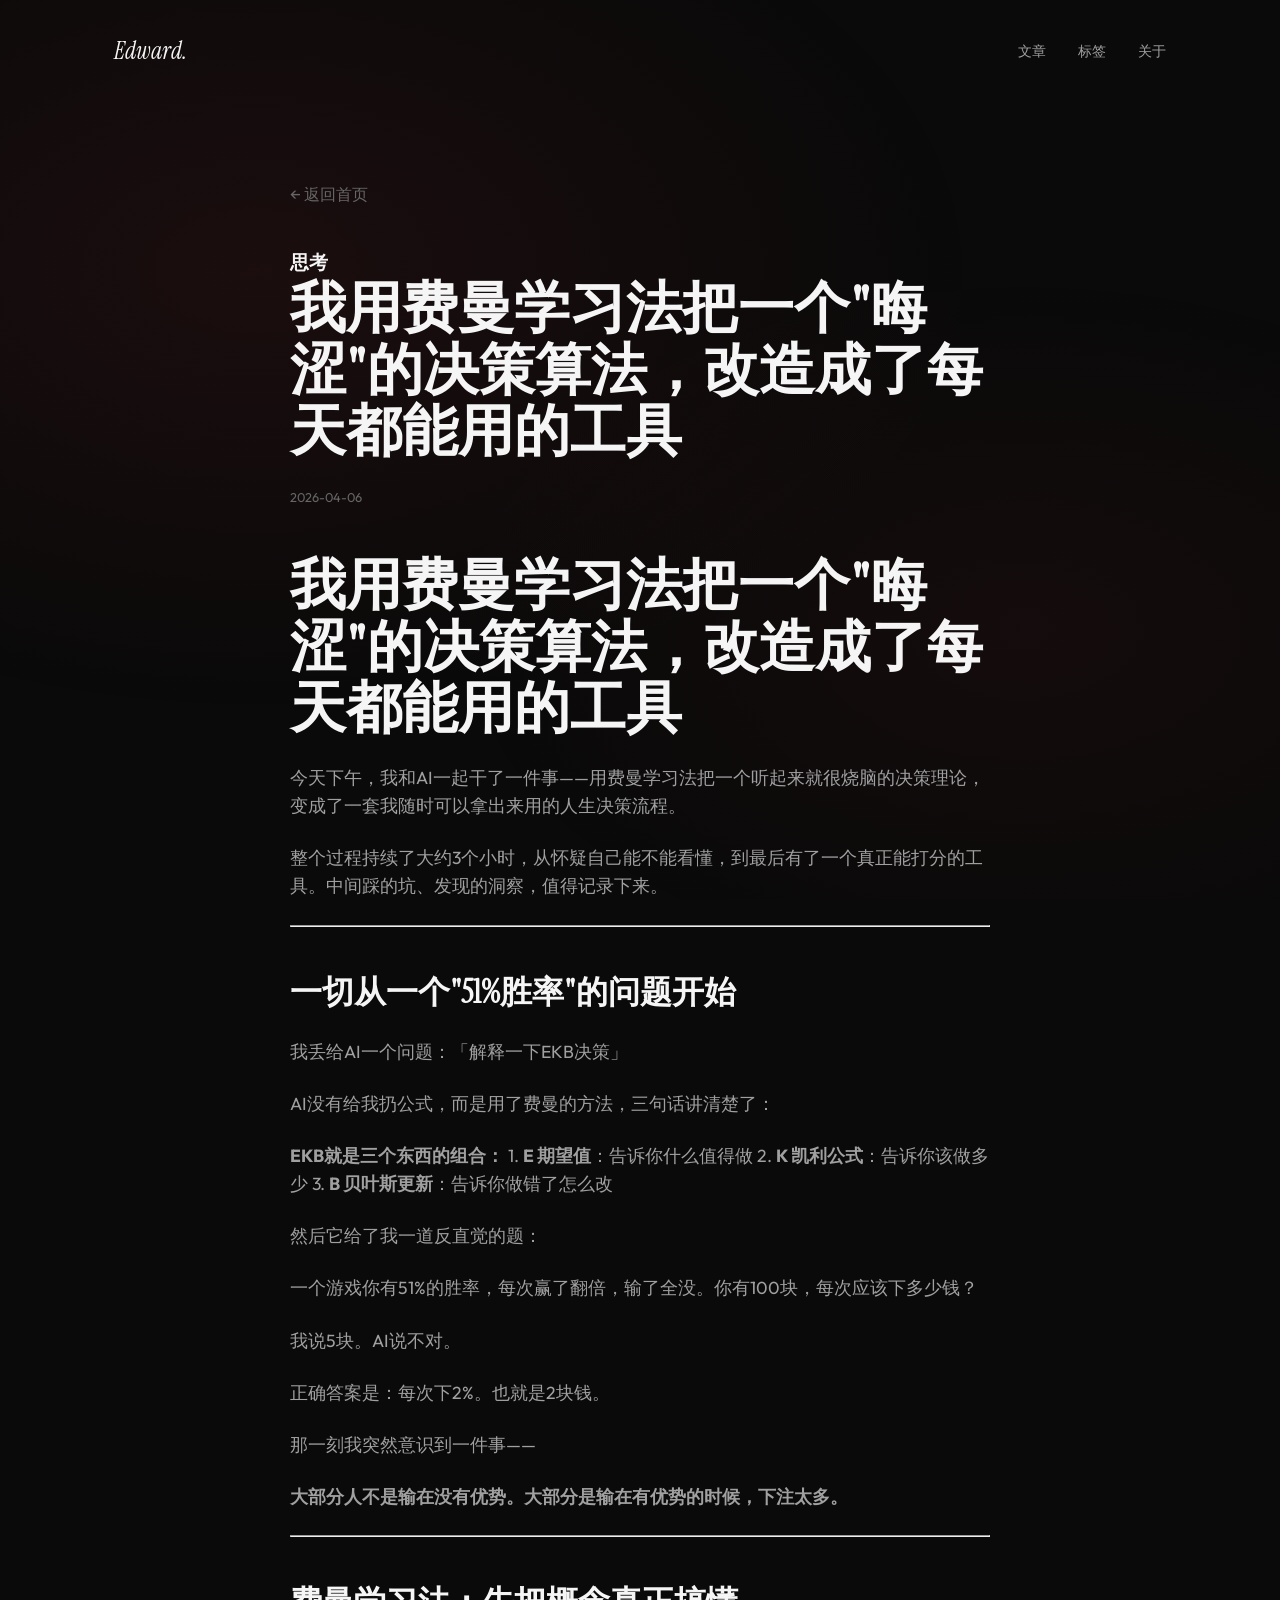
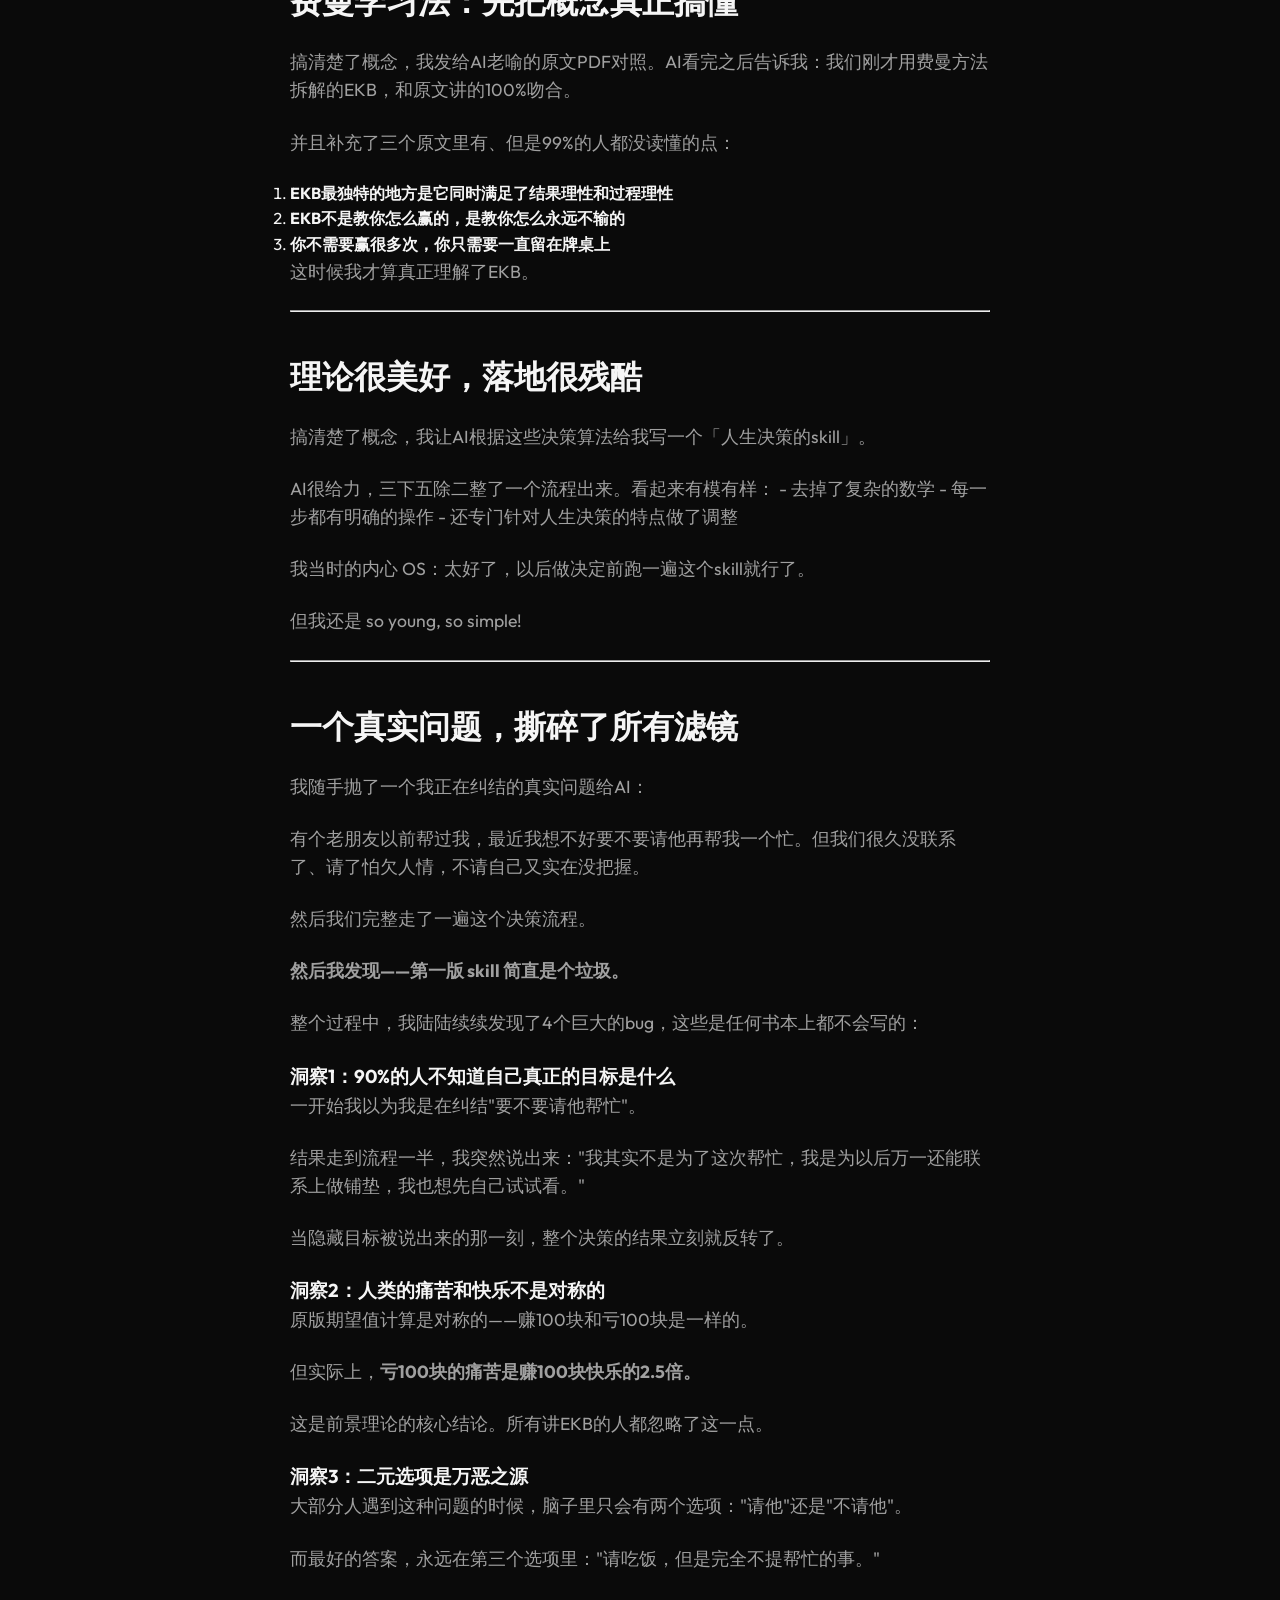
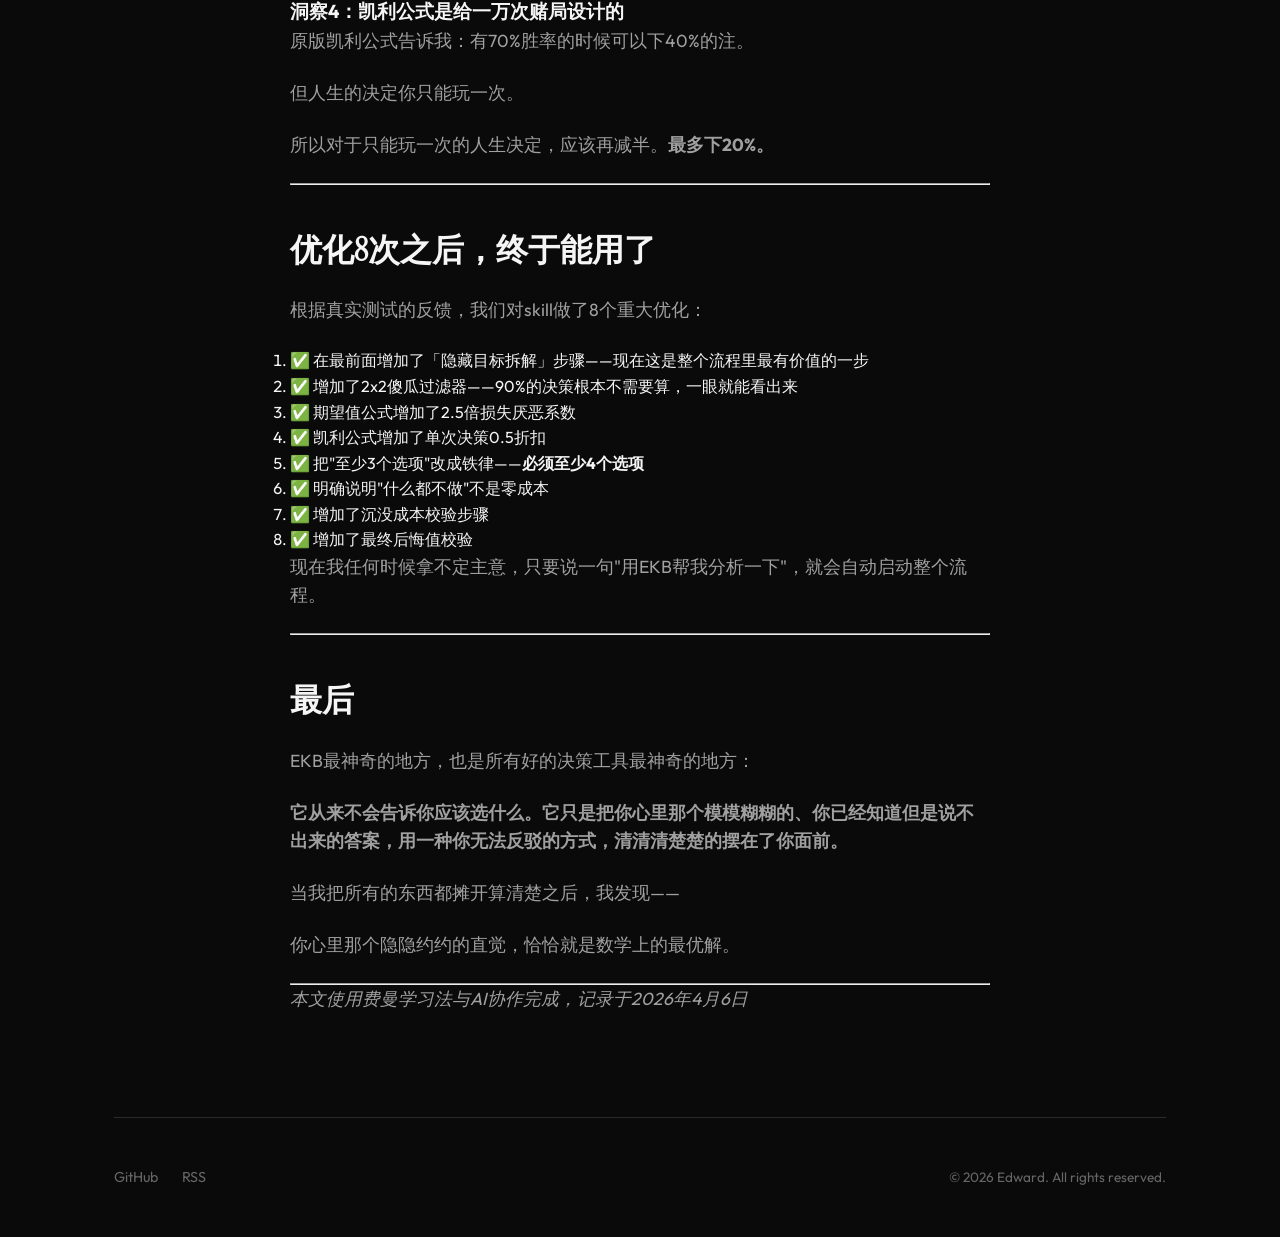
<file: posts/我用费曼学习法把EKB决策算法改造成每天都能用的工具.html>
<!DOCTYPE html>
<html lang="zh-CN">
<head>
  <meta charset="UTF-8">
  <meta name="viewport" content="width=device-width, initial-scale=1.0">
  <title>我用费曼学习法把一个"晦涩"的决策算法，改造成了每天都能用的工具 - Edward's Blog</title>
  <link rel="preconnect" href="https://fonts.googleapis.com">
  <link rel="preconnect" href="https://fonts.gstatic.com" crossorigin>
  <link href="https://fonts.googleapis.com/css2?family=Instrument+Serif:ital@0;1&family=Outfit:wght@300;400;500;600&display=swap" rel="stylesheet">
  <link rel="stylesheet" href="../assets/style.css">
  <link rel="alternate" type="application/rss+xml" title="Edward's Blog" href="../feed.xml">
</head>
<body>
  <div class="container">
    <header>
      <a href="../index.html" class="logo">Edward.</a>
      <nav>
        <a href="../index.html#posts">文章</a>
        <a href="../tags.html">标签</a>
        <a href="../index.html#about">关于</a>
      </nav>
    </header>
    
    <main class="article-content">
      <a href="../index.html" class="back-link">← 返回首页</a>
      <h3>思考</h3>
      <h1>我用费曼学习法把一个"晦涩"的决策算法，改造成了每天都能用的工具</h1>
      <div class="meta">
        <span>2026-04-06</span>
      </div>
      
      <div class="content-body">
        <h1>我用费曼学习法把一个"晦涩"的决策算法，改造成了每天都能用的工具</h1>
<p>今天下午，我和AI一起干了一件事——用费曼学习法把一个听起来就很烧脑的决策理论，变成了一套我随时可以拿出来用的人生决策流程。</p>
<p>整个过程持续了大约3个小时，从怀疑自己能不能看懂，到最后有了一个真正能打分的工具。中间踩的坑、发现的洞察，值得记录下来。</p>
<hr />
<h2>一切从一个"51%胜率"的问题开始</h2>
<p>我丢给AI一个问题：「解释一下EKB决策」</p>
<p>AI没有给我扔公式，而是用了费曼的方法，三句话讲清楚了：</p>
<blockquote>
<p><strong>EKB就是三个东西的组合：</strong>
1. <strong>E 期望值</strong>：告诉你什么值得做
2. <strong>K 凯利公式</strong>：告诉你该做多少
3. <strong>B 贝叶斯更新</strong>：告诉你做错了怎么改</p>
</blockquote>
<p>然后它给了我一道反直觉的题：</p>
<blockquote>
<p>一个游戏你有51%的胜率，每次赢了翻倍，输了全没。你有100块，每次应该下多少钱？</p>
</blockquote>
<p>我说5块。AI说不对。</p>
<blockquote>
<p>正确答案是：每次下2%。也就是2块钱。</p>
</blockquote>
<p>那一刻我突然意识到一件事——</p>
<p><strong>大部分人不是输在没有优势。大部分是输在有优势的时候，下注太多。</strong></p>
<hr />
<h2>费曼学习法：先把概念真正搞懂</h2>
<p>搞清楚了概念，我发给AI老喻的原文PDF对照。AI看完之后告诉我：我们刚才用费曼方法拆解的EKB，和原文讲的100%吻合。</p>
<p>并且补充了三个原文里有、但是99%的人都没读懂的点：</p>
<ol>
<li><strong>EKB最独特的地方是它同时满足了结果理性和过程理性</strong></li>
<li><strong>EKB不是教你怎么赢的，是教你怎么永远不输的</strong></li>
<li><strong>你不需要赢很多次，你只需要一直留在牌桌上</strong></li>
</ol>
<p>这时候我才算真正理解了EKB。</p>
<hr />
<h2>理论很美好，落地很残酷</h2>
<p>搞清楚了概念，我让AI根据这些决策算法给我写一个「人生决策的skill」。</p>
<p>AI很给力，三下五除二整了一个流程出来。看起来有模有样：
- 去掉了复杂的数学
- 每一步都有明确的操作
- 还专门针对人生决策的特点做了调整</p>
<p>我当时的内心 OS：太好了，以后做决定前跑一遍这个skill就行了。</p>
<p>但我还是 so young, so simple!</p>
<hr />
<h2>一个真实问题，撕碎了所有滤镜</h2>
<p>我随手抛了一个我正在纠结的真实问题给AI：</p>
<blockquote>
<p>有个老朋友以前帮过我，最近我想不好要不要请他再帮我一个忙。但我们很久没联系了、请了怕欠人情，不请自己又实在没把握。</p>
</blockquote>
<p>然后我们完整走了一遍这个决策流程。</p>
<p><strong>然后我发现——第一版 skill 简直是个垃圾。</strong></p>
<p>整个过程中，我陆陆续续发现了4个巨大的bug，这些是任何书本上都不会写的：</p>
<h3>洞察1：90%的人不知道自己真正的目标是什么</h3>
<p>一开始我以为我是在纠结"要不要请他帮忙"。</p>
<p>结果走到流程一半，我突然说出来："我其实不是为了这次帮忙，我是为以后万一还能联系上做铺垫，我也想先自己试试看。"</p>
<p>当隐藏目标被说出来的那一刻，整个决策的结果立刻就反转了。</p>
<h3>洞察2：人类的痛苦和快乐不是对称的</h3>
<p>原版期望值计算是对称的——赚100块和亏100块是一样的。</p>
<p>但实际上，<strong>亏100块的痛苦是赚100块快乐的2.5倍。</strong></p>
<p>这是前景理论的核心结论。所有讲EKB的人都忽略了这一点。</p>
<h3>洞察3：二元选项是万恶之源</h3>
<p>大部分人遇到这种问题的时候，脑子里只会有两个选项："请他"还是"不请他"。</p>
<p>而最好的答案，永远在第三个选项里："请吃饭，但是完全不提帮忙的事。"</p>
<h3>洞察4：凯利公式是给一万次赌局设计的</h3>
<p>原版凯利公式告诉我：有70%胜率的时候可以下40%的注。</p>
<p>但人生的决定你只能玩一次。</p>
<p>所以对于只能玩一次的人生决定，应该再减半。<strong>最多下20%。</strong></p>
<hr />
<h2>优化8次之后，终于能用了</h2>
<p>根据真实测试的反馈，我们对skill做了8个重大优化：</p>
<ol>
<li>✅ 在最前面增加了「隐藏目标拆解」步骤——现在这是整个流程里最有价值的一步</li>
<li>✅ 增加了2x2傻瓜过滤器——90%的决策根本不需要算，一眼就能看出来</li>
<li>✅ 期望值公式增加了2.5倍损失厌恶系数</li>
<li>✅ 凯利公式增加了单次决策0.5折扣</li>
<li>✅ 把"至少3个选项"改成铁律——<strong>必须至少4个选项</strong></li>
<li>✅ 明确说明"什么都不做"不是零成本</li>
<li>✅ 增加了沉没成本校验步骤</li>
<li>✅ 增加了最终后悔值校验</li>
</ol>
<p>现在我任何时候拿不定主意，只要说一句"用EKB帮我分析一下"，就会自动启动整个流程。</p>
<hr />
<h2>最后</h2>
<p>EKB最神奇的地方，也是所有好的决策工具最神奇的地方：</p>
<blockquote>
<p><strong>它从来不会告诉你应该选什么。它只是把你心里那个模模糊糊的、你已经知道但是说不出来的答案，用一种你无法反驳的方式，清清清楚楚的摆在了你面前。</strong></p>
</blockquote>
<p>当我把所有的东西都摊开算清楚之后，我发现——</p>
<p>你心里那个隐隐约约的直觉，恰恰就是数学上的最优解。</p>
<hr />
<p><em>本文使用费曼学习法与AI协作完成，记录于2026年4月6日</em></p>
      </div>
    </main>

    <footer>
      <div class="footer-links">
        <a href="https://github.com/edwardqiu1976" target="_blank">GitHub</a>
        <a href="../feed.xml">RSS</a>
      </div>
      <div class="copyright">© 2026 Edward. All rights reserved.</div>
    </footer>
  </div>
</body>
</html>
</file>
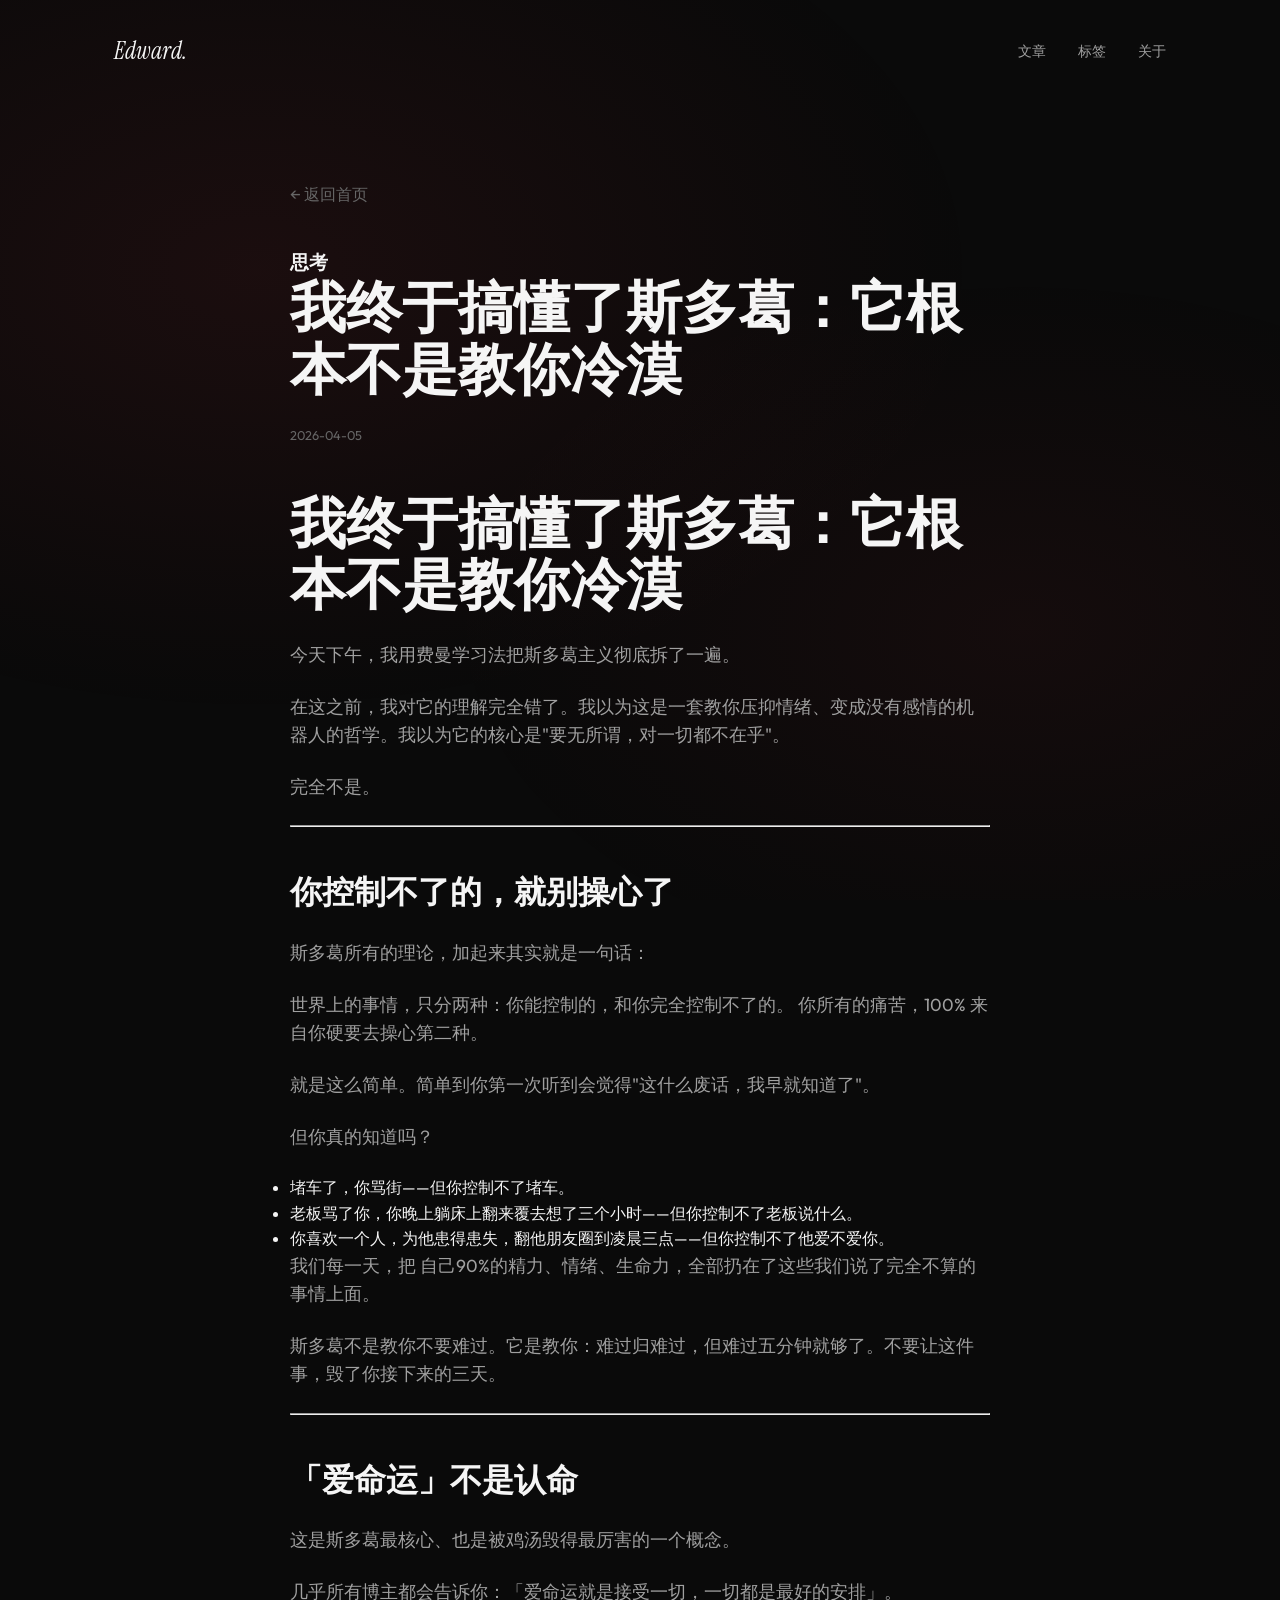
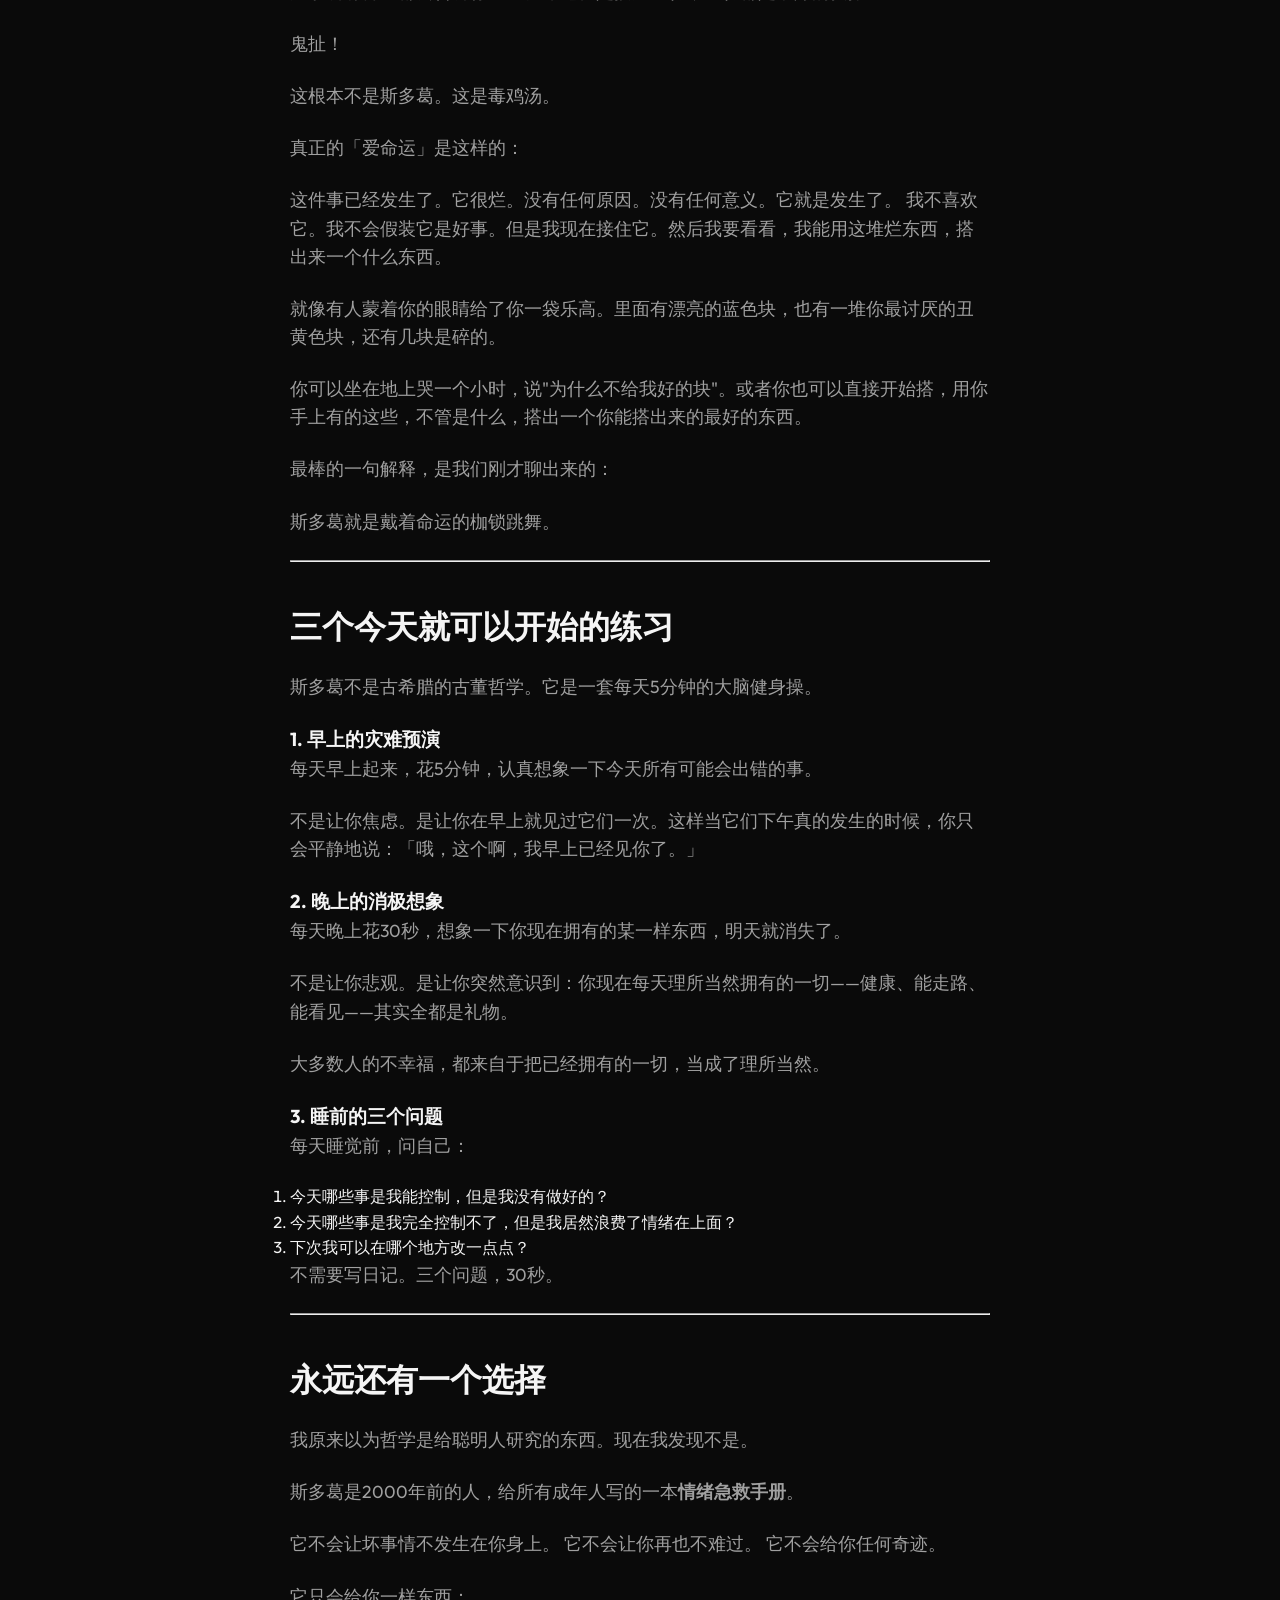
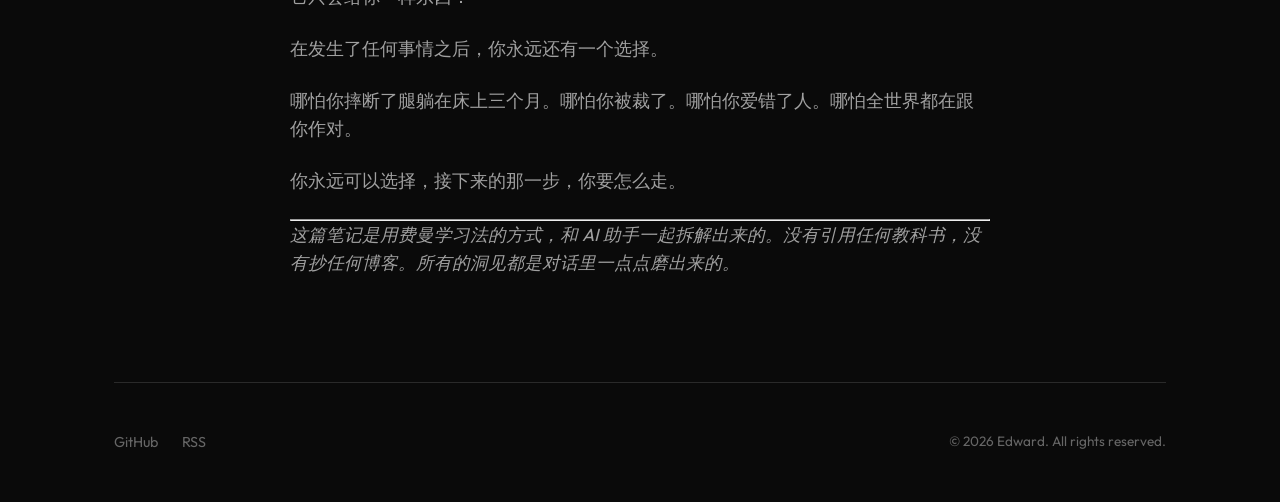
<file: posts/我终于搞懂了斯多葛.html>
<!DOCTYPE html>
<html lang="zh-CN">
<head>
  <meta charset="UTF-8">
  <meta name="viewport" content="width=device-width, initial-scale=1.0">
  <title>我终于搞懂了斯多葛：它根本不是教你冷漠 - Edward's Blog</title>
  <link rel="preconnect" href="https://fonts.googleapis.com">
  <link rel="preconnect" href="https://fonts.gstatic.com" crossorigin>
  <link href="https://fonts.googleapis.com/css2?family=Instrument+Serif:ital@0;1&family=Outfit:wght@300;400;500;600&display=swap" rel="stylesheet">
  <link rel="stylesheet" href="../assets/style.css">
  <link rel="alternate" type="application/rss+xml" title="Edward's Blog" href="../feed.xml">
</head>
<body>
  <div class="container">
    <header>
      <a href="../index.html" class="logo">Edward.</a>
      <nav>
        <a href="../index.html#posts">文章</a>
        <a href="../tags.html">标签</a>
        <a href="../index.html#about">关于</a>
      </nav>
    </header>
    
    <main class="article-content">
      <a href="../index.html" class="back-link">← 返回首页</a>
      <h3>思考</h3>
      <h1>我终于搞懂了斯多葛：它根本不是教你冷漠</h1>
      <div class="meta">
        <span>2026-04-05</span>
      </div>
      
      <div class="content-body">
        <h1>我终于搞懂了斯多葛：它根本不是教你冷漠</h1>
<p>今天下午，我用费曼学习法把斯多葛主义彻底拆了一遍。</p>
<p>在这之前，我对它的理解完全错了。我以为这是一套教你压抑情绪、变成没有感情的机器人的哲学。我以为它的核心是"要无所谓，对一切都不在乎"。</p>
<p>完全不是。</p>
<hr />
<h2>你控制不了的，就别操心了</h2>
<p>斯多葛所有的理论，加起来其实就是一句话：</p>
<blockquote>
<p>世界上的事情，只分两种：你能控制的，和你完全控制不了的。
你所有的痛苦，100% 来自你硬要去操心第二种。</p>
</blockquote>
<p>就是这么简单。简单到你第一次听到会觉得"这什么废话，我早就知道了"。</p>
<p>但你真的知道吗？</p>
<ul>
<li>堵车了，你骂街——但你控制不了堵车。</li>
<li>老板骂了你，你晚上躺床上翻来覆去想了三个小时——但你控制不了老板说什么。</li>
<li>你喜欢一个人，为他患得患失，翻他朋友圈到凌晨三点——但你控制不了他爱不爱你。</li>
</ul>
<p>我们每一天，把 自己90%的精力、情绪、生命力，全部扔在了这些我们说了完全不算的事情上面。</p>
<p>斯多葛不是教你不要难过。它是教你：难过归难过，但难过五分钟就够了。不要让这件事，毁了你接下来的三天。</p>
<hr />
<h2>「爱命运」不是认命</h2>
<p>这是斯多葛最核心、也是被鸡汤毁得最厉害的一个概念。</p>
<p>几乎所有博主都会告诉你：「爱命运就是接受一切，一切都是最好的安排」。</p>
<p>鬼扯！</p>
<p>这根本不是斯多葛。这是毒鸡汤。</p>
<p>真正的「爱命运」是这样的：</p>
<blockquote>
<p>这件事已经发生了。它很烂。没有任何原因。没有任何意义。它就是发生了。
我不喜欢它。我不会假装它是好事。但是我现在接住它。然后我要看看，我能用这堆烂东西，搭出来一个什么东西。</p>
</blockquote>
<p>就像有人蒙着你的眼睛给了你一袋乐高。里面有漂亮的蓝色块，也有一堆你最讨厌的丑黄色块，还有几块是碎的。</p>
<p>你可以坐在地上哭一个小时，说"为什么不给我好的块"。或者你也可以直接开始搭，用你手上有的这些，不管是什么，搭出一个你能搭出来的最好的东西。</p>
<p>最棒的一句解释，是我们刚才聊出来的：</p>
<blockquote>
<p>斯多葛就是戴着命运的枷锁跳舞。</p>
</blockquote>
<hr />
<h2>三个今天就可以开始的练习</h2>
<p>斯多葛不是古希腊的古董哲学。它是一套每天5分钟的大脑健身操。</p>
<h3>1. 早上的灾难预演</h3>
<p>每天早上起来，花5分钟，认真想象一下今天所有可能会出错的事。</p>
<p>不是让你焦虑。是让你在早上就见过它们一次。这样当它们下午真的发生的时候，你只会平静地说：「哦，这个啊，我早上已经见你了。」</p>
<h3>2. 晚上的消极想象</h3>
<p>每天晚上花30秒，想象一下你现在拥有的某一样东西，明天就消失了。</p>
<p>不是让你悲观。是让你突然意识到：你现在每天理所当然拥有的一切——健康、能走路、能看见——其实全都是礼物。</p>
<p>大多数人的不幸福，都来自于把已经拥有的一切，当成了理所当然。</p>
<h3>3. 睡前的三个问题</h3>
<p>每天睡觉前，问自己：</p>
<ol>
<li>今天哪些事是我能控制，但是我没有做好的？</li>
<li>今天哪些事是我完全控制不了，但是我居然浪费了情绪在上面？</li>
<li>下次我可以在哪个地方改一点点？</li>
</ol>
<p>不需要写日记。三个问题，30秒。</p>
<hr />
<h2>永远还有一个选择</h2>
<p>我原来以为哲学是给聪明人研究的东西。现在我发现不是。</p>
<p>斯多葛是2000年前的人，给所有成年人写的一本<strong>情绪急救手册</strong>。</p>
<p>它不会让坏事情不发生在你身上。
它不会让你再也不难过。
它不会给你任何奇迹。</p>
<p>它只会给你一样东西：</p>
<blockquote>
<p>在发生了任何事情之后，你永远还有一个选择。</p>
</blockquote>
<p>哪怕你摔断了腿躺在床上三个月。哪怕你被裁了。哪怕你爱错了人。哪怕全世界都在跟你作对。</p>
<p>你永远可以选择，接下来的那一步，你要怎么走。</p>
<hr />
<p><em>这篇笔记是用费曼学习法的方式，和 AI 助手一起拆解出来的。没有引用任何教科书，没有抄任何博客。所有的洞见都是对话里一点点磨出来的。</em></p>
      </div>
    </main>

    <footer>
      <div class="footer-links">
        <a href="https://github.com/edwardqiu1976" target="_blank">GitHub</a>
        <a href="../feed.xml">RSS</a>
      </div>
      <div class="copyright">© 2026 Edward. All rights reserved.</div>
    </footer>
  </div>
</body>
</html>
</file>
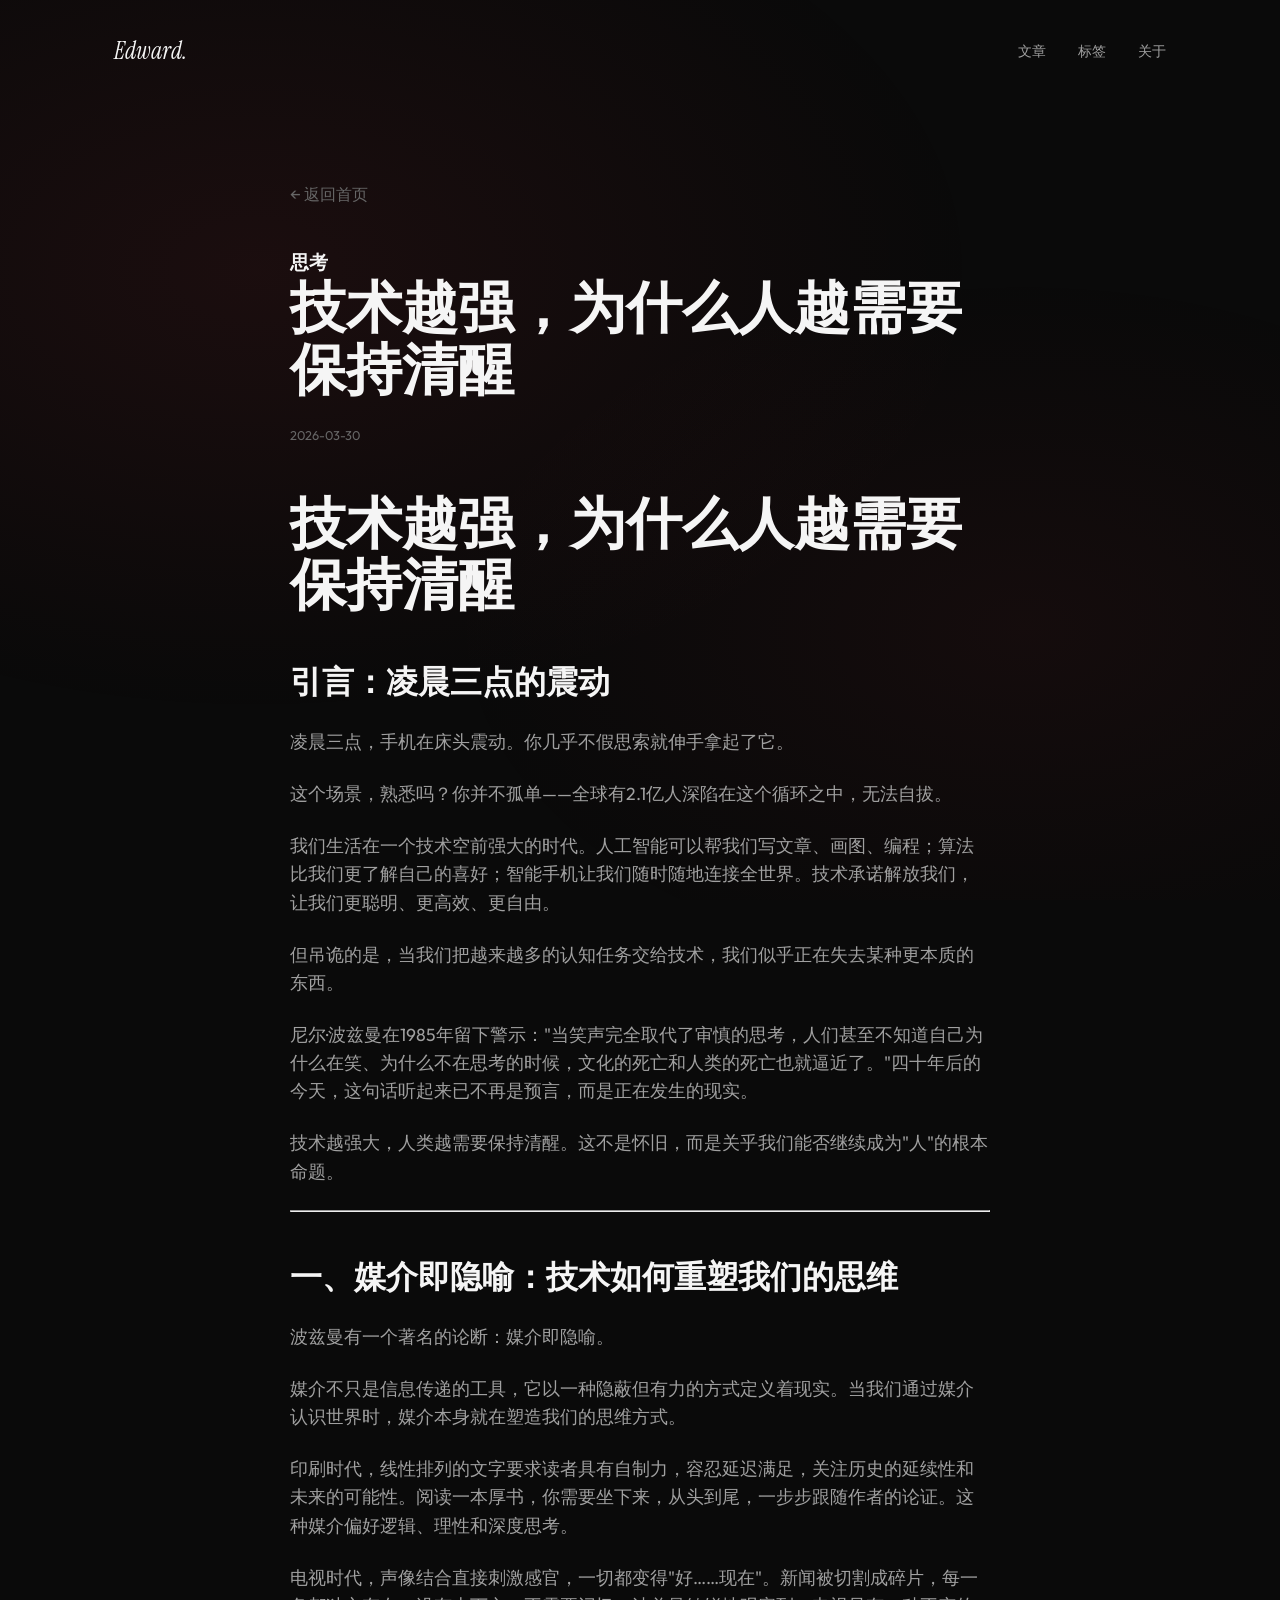
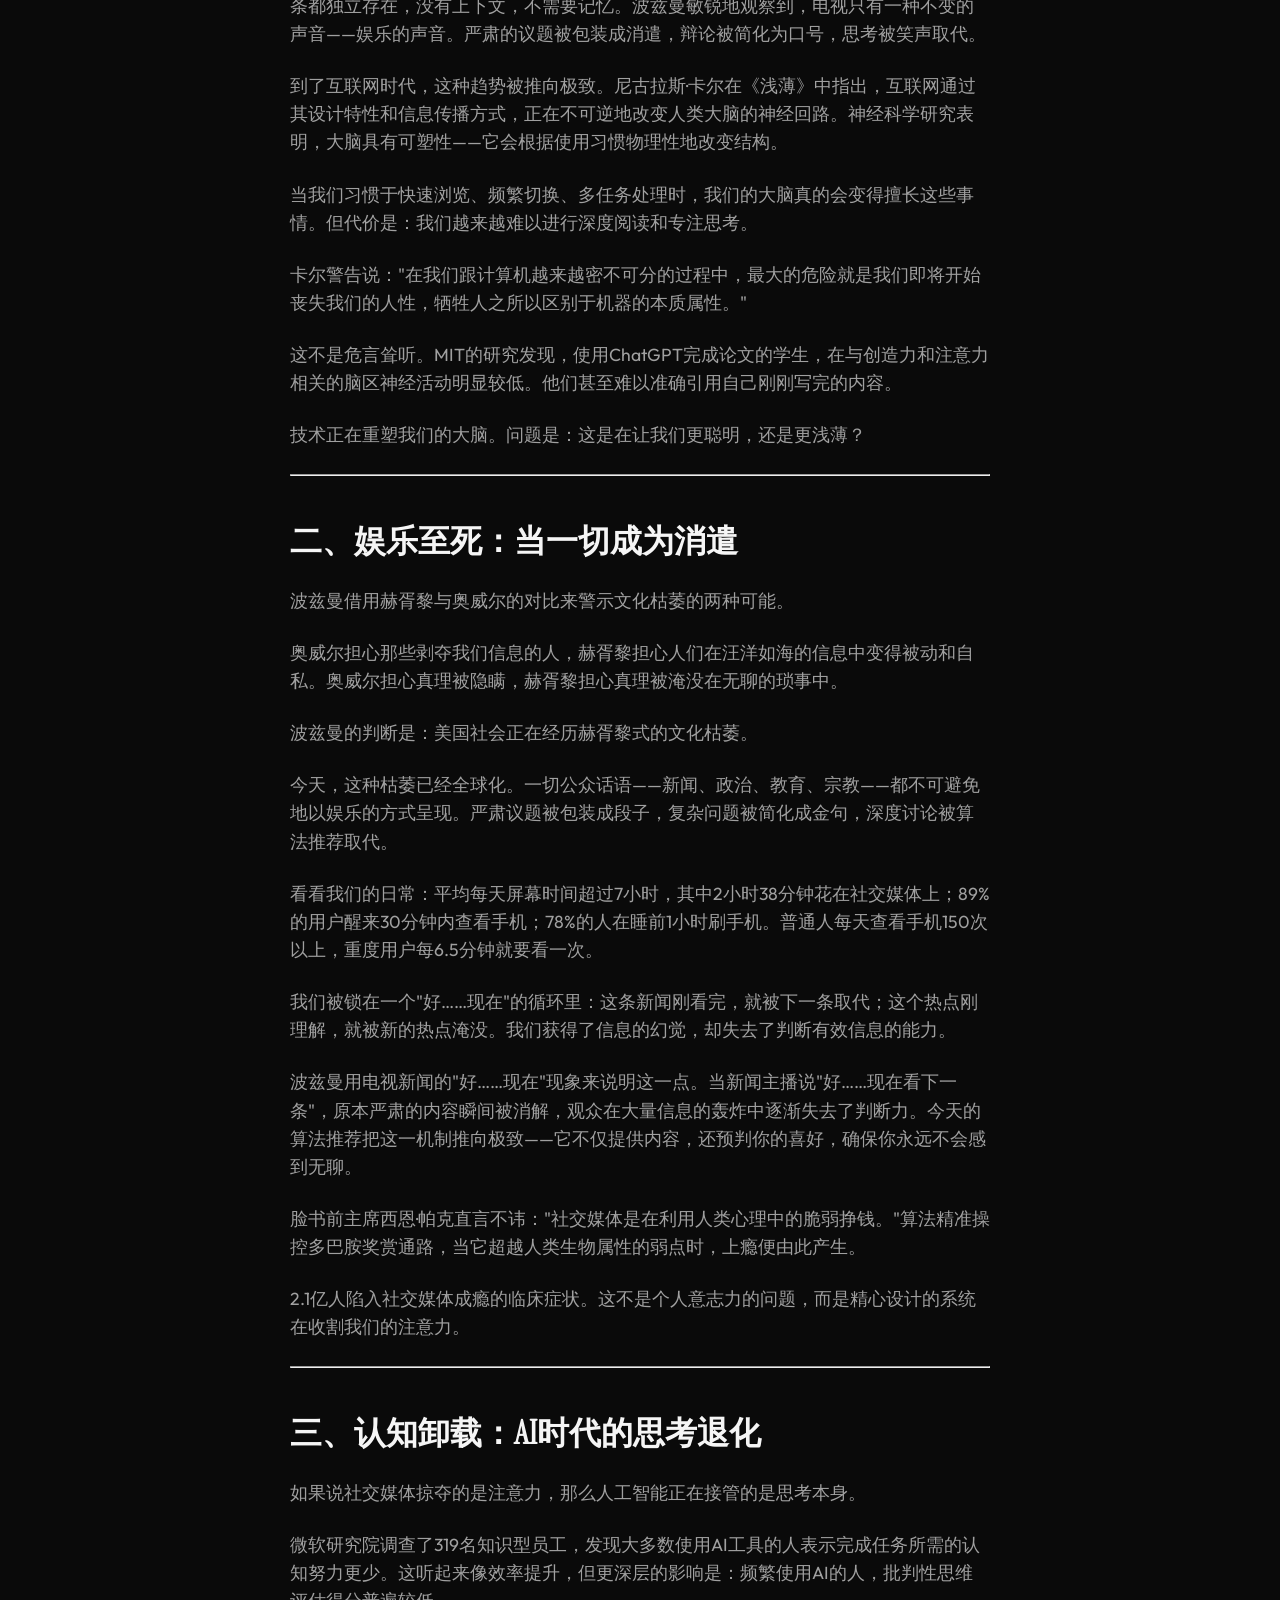
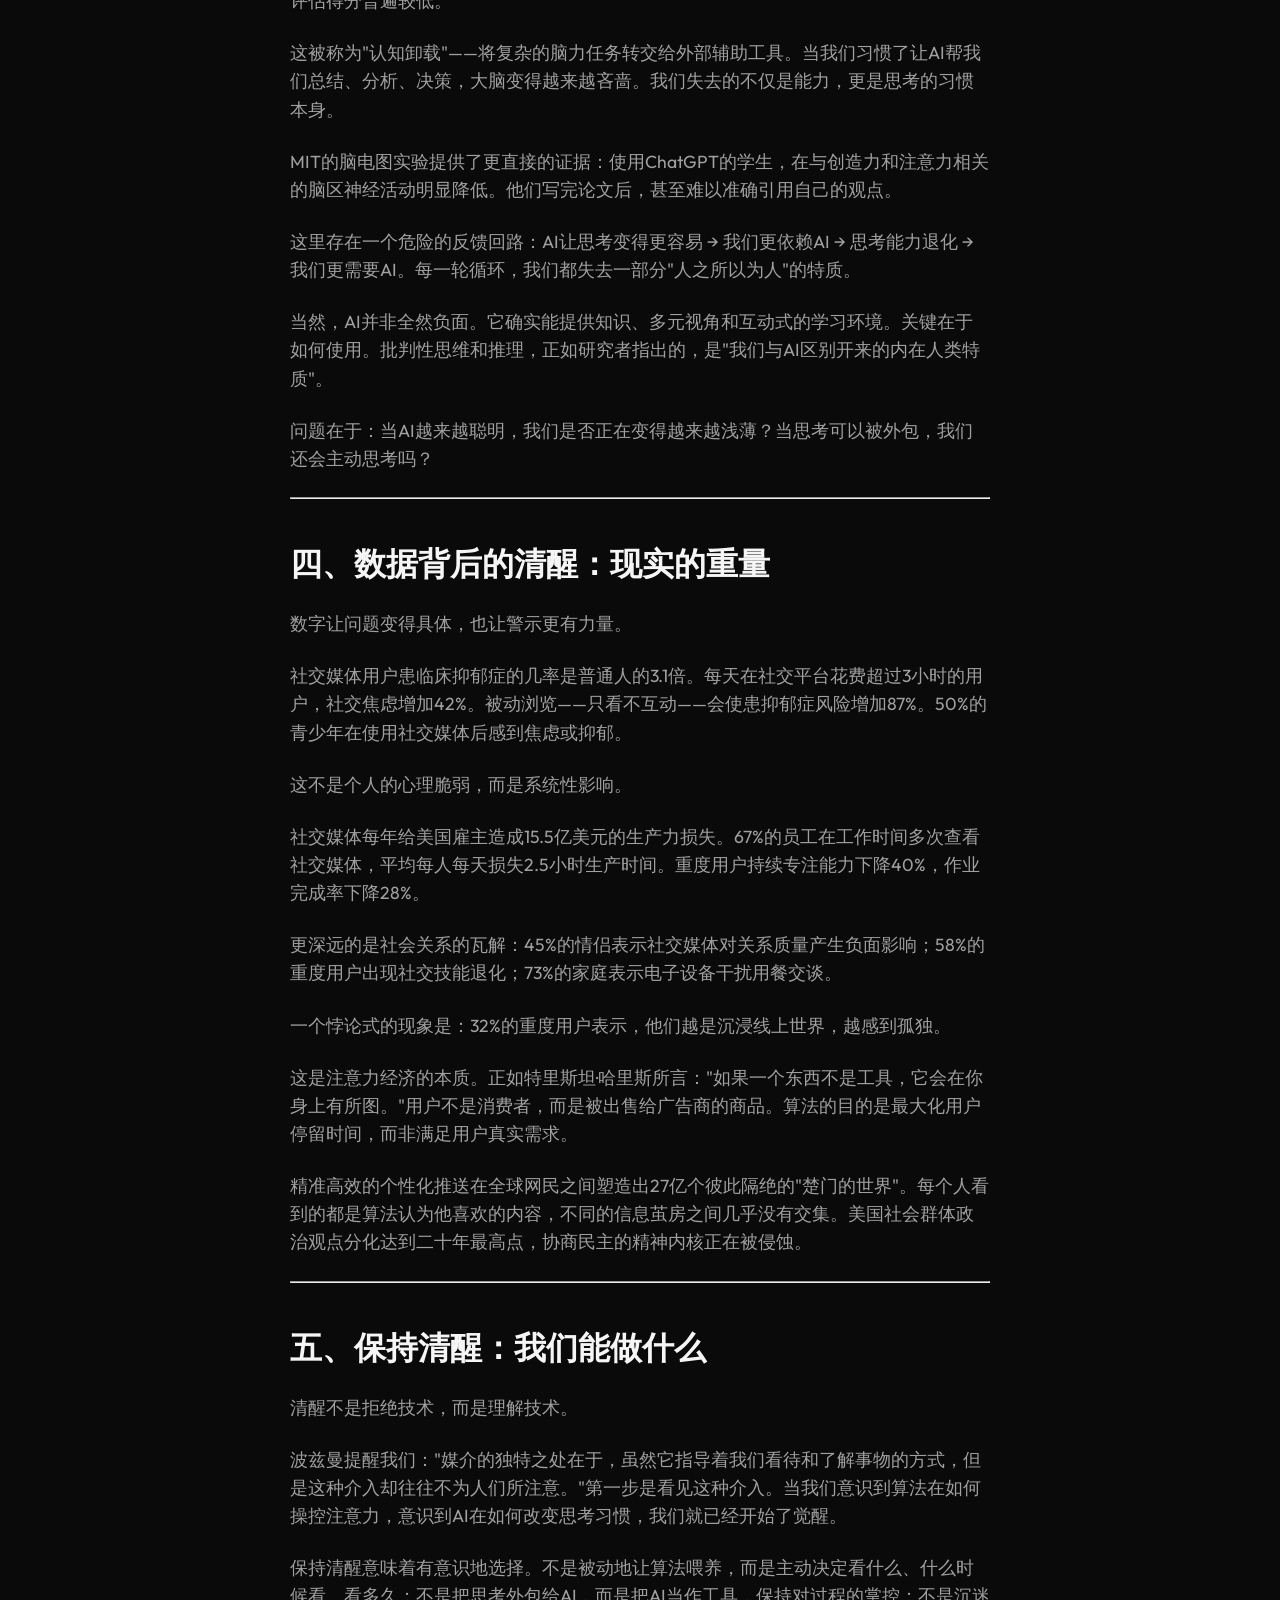
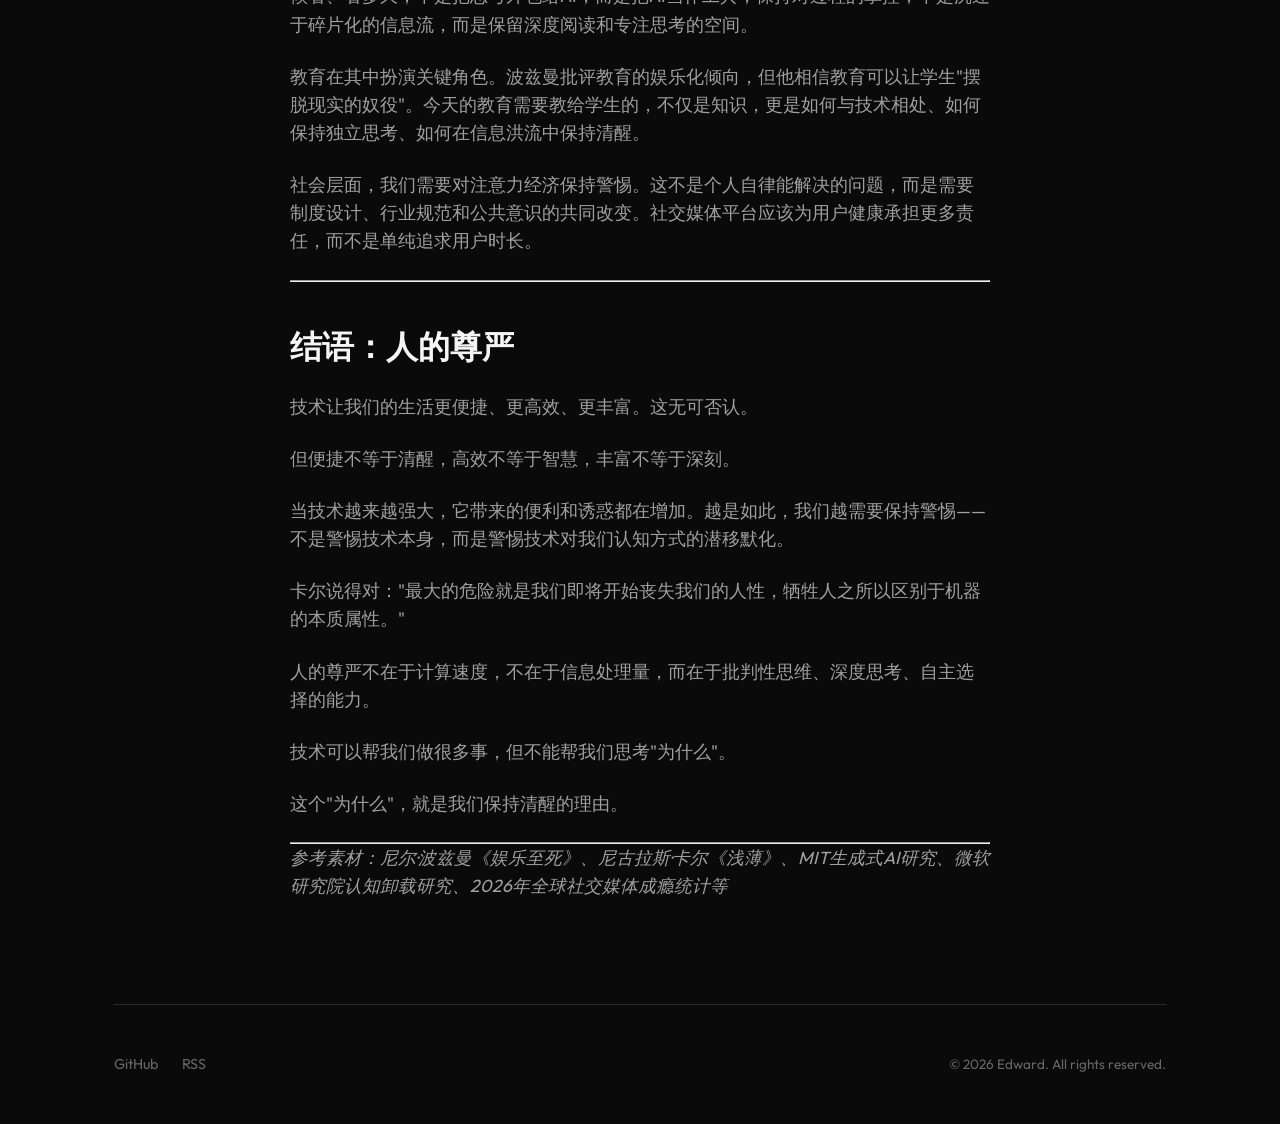
<file: posts/技术越强为什么人越需要保持清醒.html>
<!DOCTYPE html>
<html lang="zh-CN">
<head>
  <meta charset="UTF-8">
  <meta name="viewport" content="width=device-width, initial-scale=1.0">
  <title>技术越强，为什么人越需要保持清醒 - Edward's Blog</title>
  <link rel="preconnect" href="https://fonts.googleapis.com">
  <link rel="preconnect" href="https://fonts.gstatic.com" crossorigin>
  <link href="https://fonts.googleapis.com/css2?family=Instrument+Serif:ital@0;1&family=Outfit:wght@300;400;500;600&display=swap" rel="stylesheet">
  <link rel="stylesheet" href="../assets/style.css">
  <link rel="alternate" type="application/rss+xml" title="Edward's Blog" href="../feed.xml">
</head>
<body>
  <div class="container">
    <header>
      <a href="../index.html" class="logo">Edward.</a>
      <nav>
        <a href="../index.html#posts">文章</a>
        <a href="../tags.html">标签</a>
        <a href="../index.html#about">关于</a>
      </nav>
    </header>
    
    <main class="article-content">
      <a href="../index.html" class="back-link">← 返回首页</a>
      <h3>思考</h3>
      <h1>技术越强，为什么人越需要保持清醒</h1>
      <div class="meta">
        <span>2026-03-30</span>
      </div>
      
      <div class="content-body">
        <h1>技术越强，为什么人越需要保持清醒</h1>
<h2>引言：凌晨三点的震动</h2>
<p>凌晨三点，手机在床头震动。你几乎不假思索就伸手拿起了它。</p>
<p>这个场景，熟悉吗？你并不孤单——全球有2.1亿人深陷在这个循环之中，无法自拔。</p>
<p>我们生活在一个技术空前强大的时代。人工智能可以帮我们写文章、画图、编程；算法比我们更了解自己的喜好；智能手机让我们随时随地连接全世界。技术承诺解放我们，让我们更聪明、更高效、更自由。</p>
<p>但吊诡的是，当我们把越来越多的认知任务交给技术，我们似乎正在失去某种更本质的东西。</p>
<p>尼尔·波兹曼在1985年留下警示："当笑声完全取代了审慎的思考，人们甚至不知道自己为什么在笑、为什么不在思考的时候，文化的死亡和人类的死亡也就逼近了。"四十年后的今天，这句话听起来已不再是预言，而是正在发生的现实。</p>
<p>技术越强大，人类越需要保持清醒。这不是怀旧，而是关乎我们能否继续成为"人"的根本命题。</p>
<hr />
<h2>一、媒介即隐喻：技术如何重塑我们的思维</h2>
<p>波兹曼有一个著名的论断：媒介即隐喻。</p>
<p>媒介不只是信息传递的工具，它以一种隐蔽但有力的方式定义着现实。当我们通过媒介认识世界时，媒介本身就在塑造我们的思维方式。</p>
<p>印刷时代，线性排列的文字要求读者具有自制力，容忍延迟满足，关注历史的延续性和未来的可能性。阅读一本厚书，你需要坐下来，从头到尾，一步步跟随作者的论证。这种媒介偏好逻辑、理性和深度思考。</p>
<p>电视时代，声像结合直接刺激感官，一切都变得"好……现在"。新闻被切割成碎片，每一条都独立存在，没有上下文，不需要记忆。波兹曼敏锐地观察到，电视只有一种不变的声音——娱乐的声音。严肃的议题被包装成消遣，辩论被简化为口号，思考被笑声取代。</p>
<p>到了互联网时代，这种趋势被推向极致。尼古拉斯·卡尔在《浅薄》中指出，互联网通过其设计特性和信息传播方式，正在不可逆地改变人类大脑的神经回路。神经科学研究表明，大脑具有可塑性——它会根据使用习惯物理性地改变结构。</p>
<p>当我们习惯于快速浏览、频繁切换、多任务处理时，我们的大脑真的会变得擅长这些事情。但代价是：我们越来越难以进行深度阅读和专注思考。</p>
<p>卡尔警告说："在我们跟计算机越来越密不可分的过程中，最大的危险就是我们即将开始丧失我们的人性，牺牲人之所以区别于机器的本质属性。"</p>
<p>这不是危言耸听。MIT的研究发现，使用ChatGPT完成论文的学生，在与创造力和注意力相关的脑区神经活动明显较低。他们甚至难以准确引用自己刚刚写完的内容。</p>
<p>技术正在重塑我们的大脑。问题是：这是在让我们更聪明，还是更浅薄？</p>
<hr />
<h2>二、娱乐至死：当一切成为消遣</h2>
<p>波兹曼借用赫胥黎与奥威尔的对比来警示文化枯萎的两种可能。</p>
<p>奥威尔担心那些剥夺我们信息的人，赫胥黎担心人们在汪洋如海的信息中变得被动和自私。奥威尔担心真理被隐瞒，赫胥黎担心真理被淹没在无聊的琐事中。</p>
<p>波兹曼的判断是：美国社会正在经历赫胥黎式的文化枯萎。</p>
<p>今天，这种枯萎已经全球化。一切公众话语——新闻、政治、教育、宗教——都不可避免地以娱乐的方式呈现。严肃议题被包装成段子，复杂问题被简化成金句，深度讨论被算法推荐取代。</p>
<p>看看我们的日常：平均每天屏幕时间超过7小时，其中2小时38分钟花在社交媒体上；89%的用户醒来30分钟内查看手机；78%的人在睡前1小时刷手机。普通人每天查看手机150次以上，重度用户每6.5分钟就要看一次。</p>
<p>我们被锁在一个"好……现在"的循环里：这条新闻刚看完，就被下一条取代；这个热点刚理解，就被新的热点淹没。我们获得了信息的幻觉，却失去了判断有效信息的能力。</p>
<p>波兹曼用电视新闻的"好……现在"现象来说明这一点。当新闻主播说"好……现在看下一条"，原本严肃的内容瞬间被消解，观众在大量信息的轰炸中逐渐失去了判断力。今天的算法推荐把这一机制推向极致——它不仅提供内容，还预判你的喜好，确保你永远不会感到无聊。</p>
<p>脸书前主席西恩·帕克直言不讳："社交媒体是在利用人类心理中的脆弱挣钱。"算法精准操控多巴胺奖赏通路，当它超越人类生物属性的弱点时，上瘾便由此产生。</p>
<p>2.1亿人陷入社交媒体成瘾的临床症状。这不是个人意志力的问题，而是精心设计的系统在收割我们的注意力。</p>
<hr />
<h2>三、认知卸载：AI时代的思考退化</h2>
<p>如果说社交媒体掠夺的是注意力，那么人工智能正在接管的是思考本身。</p>
<p>微软研究院调查了319名知识型员工，发现大多数使用AI工具的人表示完成任务所需的认知努力更少。这听起来像效率提升，但更深层的影响是：频繁使用AI的人，批判性思维评估得分普遍较低。</p>
<p>这被称为"认知卸载"——将复杂的脑力任务转交给外部辅助工具。当我们习惯了让AI帮我们总结、分析、决策，大脑变得越来越吝啬。我们失去的不仅是能力，更是思考的习惯本身。</p>
<p>MIT的脑电图实验提供了更直接的证据：使用ChatGPT的学生，在与创造力和注意力相关的脑区神经活动明显降低。他们写完论文后，甚至难以准确引用自己的观点。</p>
<p>这里存在一个危险的反馈回路：AI让思考变得更容易 → 我们更依赖AI → 思考能力退化 → 我们更需要AI。每一轮循环，我们都失去一部分"人之所以为人"的特质。</p>
<p>当然，AI并非全然负面。它确实能提供知识、多元视角和互动式的学习环境。关键在于如何使用。批判性思维和推理，正如研究者指出的，是"我们与AI区别开来的内在人类特质"。</p>
<p>问题在于：当AI越来越聪明，我们是否正在变得越来越浅薄？当思考可以被外包，我们还会主动思考吗？</p>
<hr />
<h2>四、数据背后的清醒：现实的重量</h2>
<p>数字让问题变得具体，也让警示更有力量。</p>
<p>社交媒体用户患临床抑郁症的几率是普通人的3.1倍。每天在社交平台花费超过3小时的用户，社交焦虑增加42%。被动浏览——只看不互动——会使患抑郁症风险增加87%。50%的青少年在使用社交媒体后感到焦虑或抑郁。</p>
<p>这不是个人的心理脆弱，而是系统性影响。</p>
<p>社交媒体每年给美国雇主造成15.5亿美元的生产力损失。67%的员工在工作时间多次查看社交媒体，平均每人每天损失2.5小时生产时间。重度用户持续专注能力下降40%，作业完成率下降28%。</p>
<p>更深远的是社会关系的瓦解：45%的情侣表示社交媒体对关系质量产生负面影响；58%的重度用户出现社交技能退化；73%的家庭表示电子设备干扰用餐交谈。</p>
<p>一个悖论式的现象是：32%的重度用户表示，他们越是沉浸线上世界，越感到孤独。</p>
<p>这是注意力经济的本质。正如特里斯坦·哈里斯所言："如果一个东西不是工具，它会在你身上有所图。"用户不是消费者，而是被出售给广告商的商品。算法的目的是最大化用户停留时间，而非满足用户真实需求。</p>
<p>精准高效的个性化推送在全球网民之间塑造出27亿个彼此隔绝的"楚门的世界"。每个人看到的都是算法认为他喜欢的内容，不同的信息茧房之间几乎没有交集。美国社会群体政治观点分化达到二十年最高点，协商民主的精神内核正在被侵蚀。</p>
<hr />
<h2>五、保持清醒：我们能做什么</h2>
<p>清醒不是拒绝技术，而是理解技术。</p>
<p>波兹曼提醒我们："媒介的独特之处在于，虽然它指导着我们看待和了解事物的方式，但是这种介入却往往不为人们所注意。"第一步是看见这种介入。当我们意识到算法在如何操控注意力，意识到AI在如何改变思考习惯，我们就已经开始了觉醒。</p>
<p>保持清醒意味着有意识地选择。不是被动地让算法喂养，而是主动决定看什么、什么时候看、看多久；不是把思考外包给AI，而是把AI当作工具，保持对过程的掌控；不是沉迷于碎片化的信息流，而是保留深度阅读和专注思考的空间。</p>
<p>教育在其中扮演关键角色。波兹曼批评教育的娱乐化倾向，但他相信教育可以让学生"摆脱现实的奴役"。今天的教育需要教给学生的，不仅是知识，更是如何与技术相处、如何保持独立思考、如何在信息洪流中保持清醒。</p>
<p>社会层面，我们需要对注意力经济保持警惕。这不是个人自律能解决的问题，而是需要制度设计、行业规范和公共意识的共同改变。社交媒体平台应该为用户健康承担更多责任，而不是单纯追求用户时长。</p>
<hr />
<h2>结语：人的尊严</h2>
<p>技术让我们的生活更便捷、更高效、更丰富。这无可否认。</p>
<p>但便捷不等于清醒，高效不等于智慧，丰富不等于深刻。</p>
<p>当技术越来越强大，它带来的便利和诱惑都在增加。越是如此，我们越需要保持警惕——不是警惕技术本身，而是警惕技术对我们认知方式的潜移默化。</p>
<p>卡尔说得对："最大的危险就是我们即将开始丧失我们的人性，牺牲人之所以区别于机器的本质属性。"</p>
<p>人的尊严不在于计算速度，不在于信息处理量，而在于批判性思维、深度思考、自主选择的能力。</p>
<p>技术可以帮我们做很多事，但不能帮我们思考"为什么"。</p>
<p>这个"为什么"，就是我们保持清醒的理由。</p>
<hr />
<p><em>参考素材：尼尔·波兹曼《娱乐至死》、尼古拉斯·卡尔《浅薄》、MIT生成式AI研究、微软研究院认知卸载研究、2026年全球社交媒体成瘾统计等</em></p>
      </div>
    </main>

    <footer>
      <div class="footer-links">
        <a href="https://github.com/edwardqiu1976" target="_blank">GitHub</a>
        <a href="../feed.xml">RSS</a>
      </div>
      <div class="copyright">© 2026 Edward. All rights reserved.</div>
    </footer>
  </div>
</body>
</html>
</file>
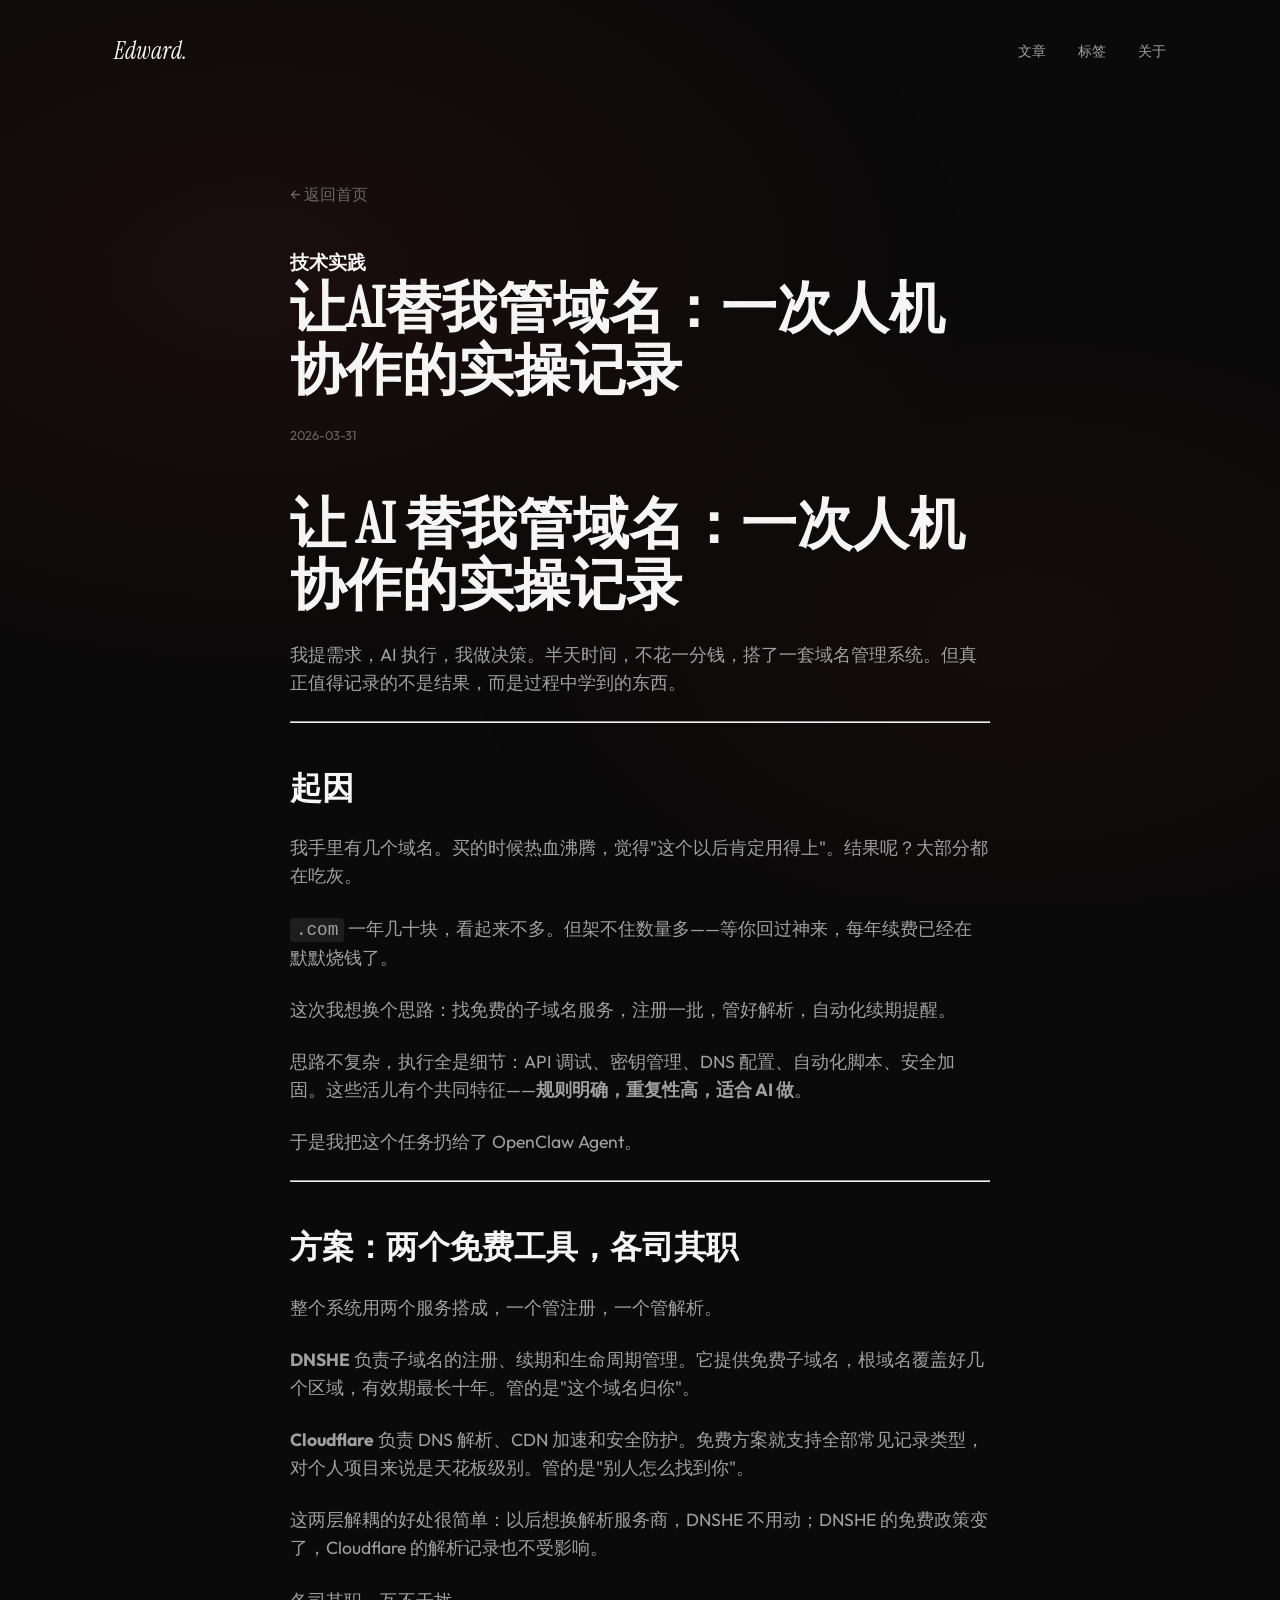
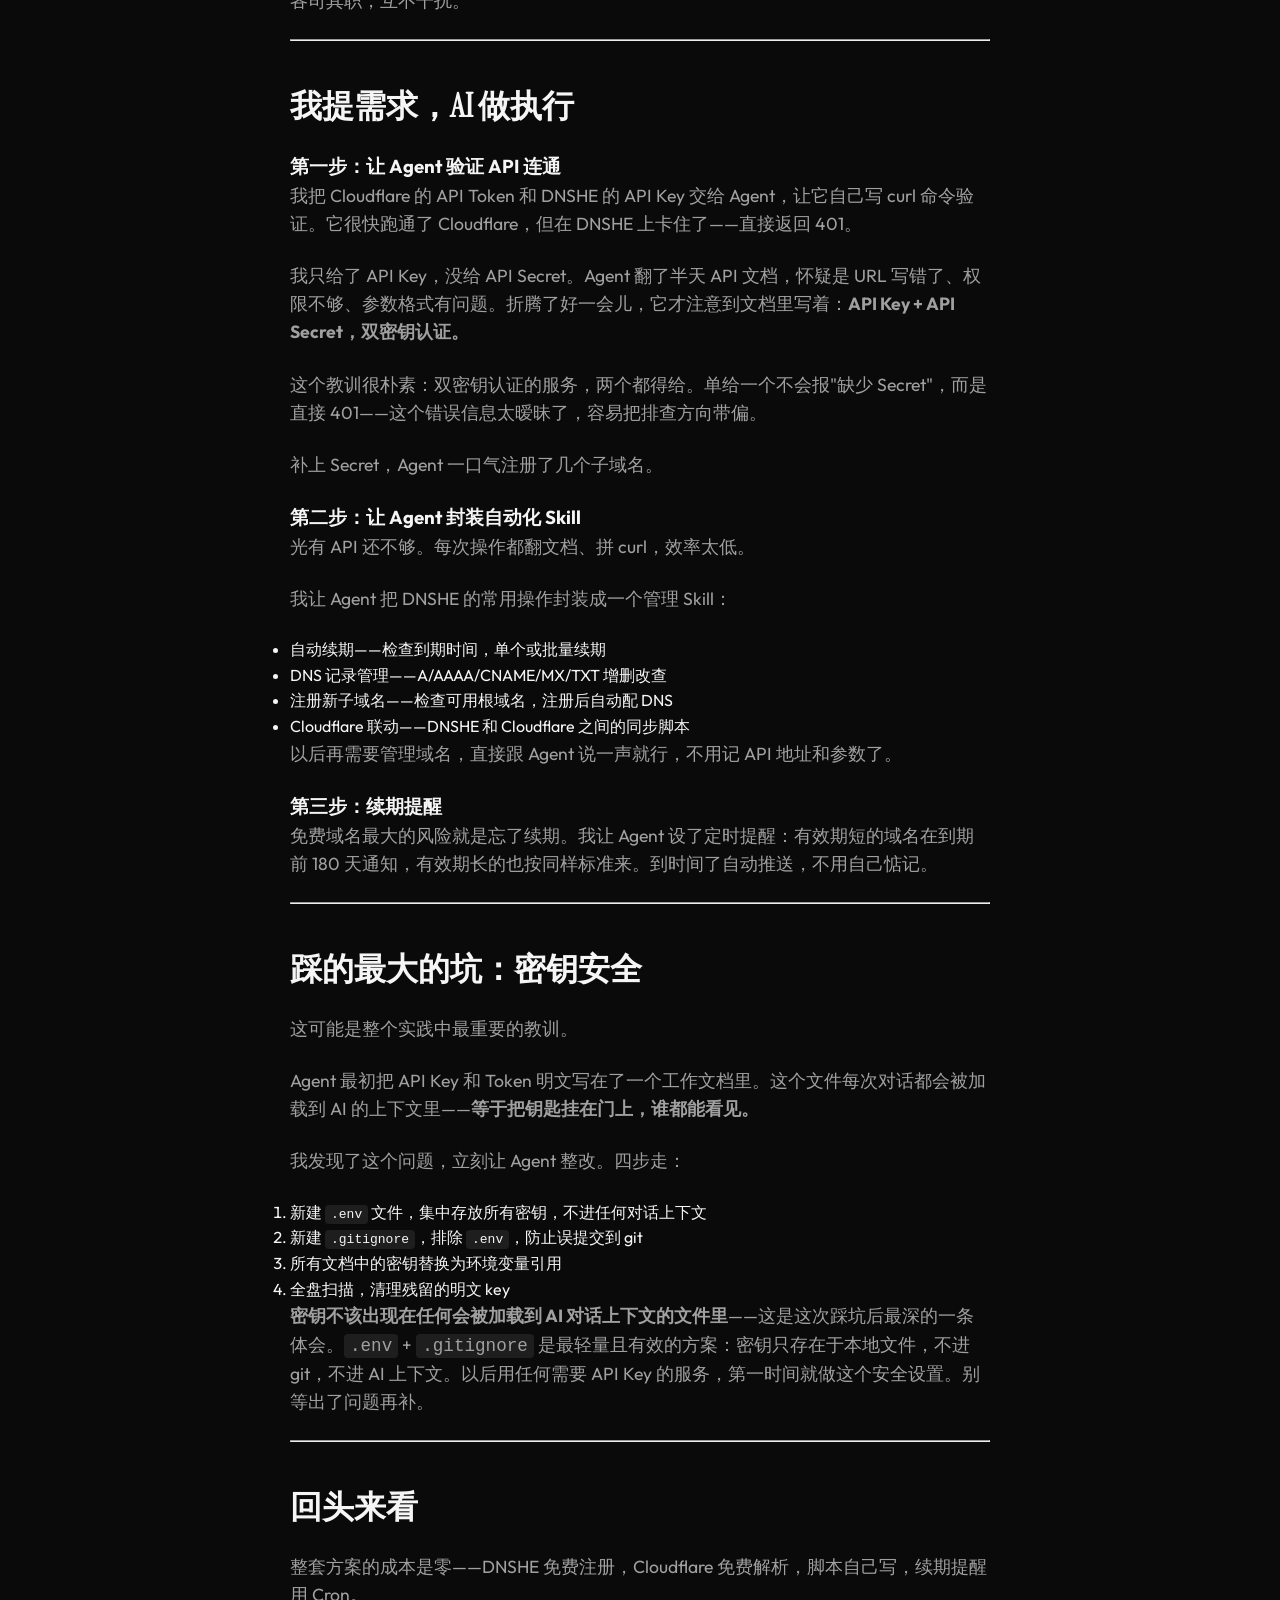
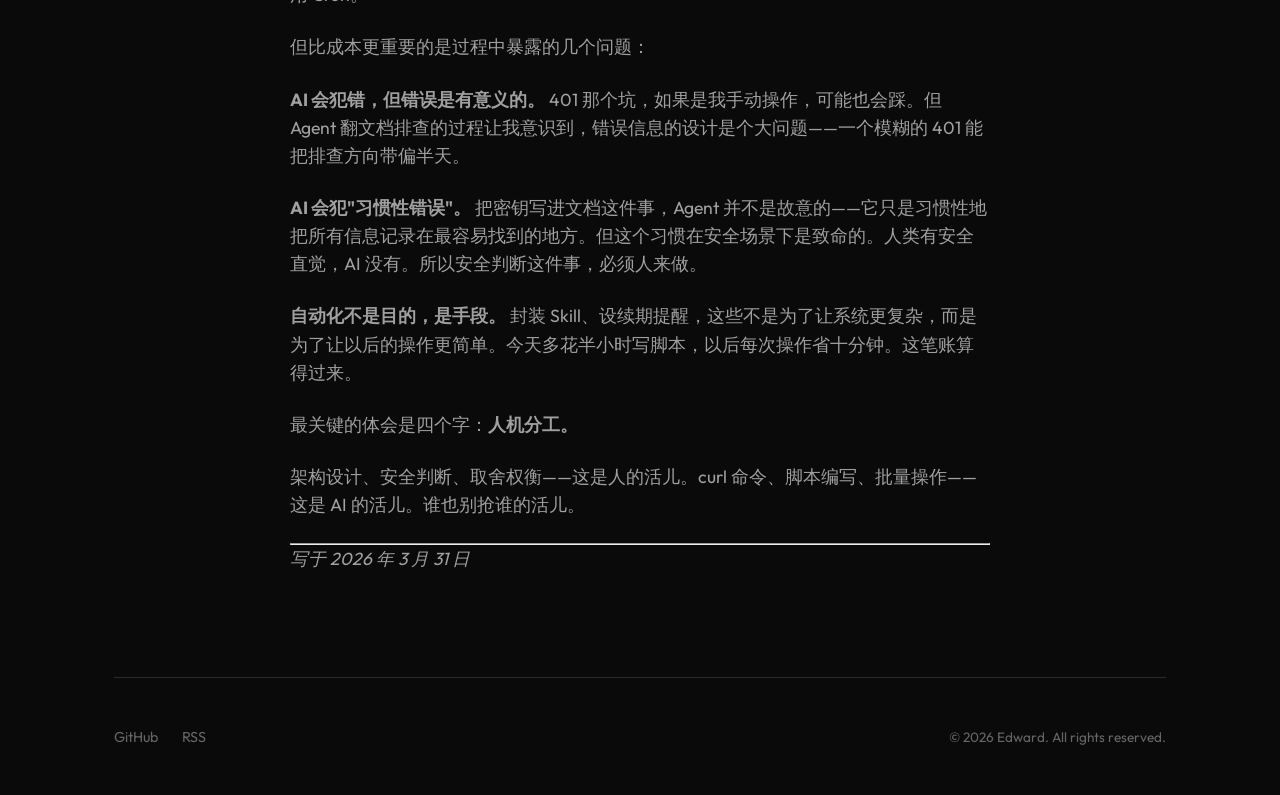
<file: posts/零成本域名管理.html>
<!DOCTYPE html>
<html lang="zh-CN">
<head>
  <meta charset="UTF-8">
  <meta name="viewport" content="width=device-width, initial-scale=1.0">
  <title>让AI替我管域名：一次人机协作的实操记录 - Edward's Blog</title>
  <link rel="preconnect" href="https://fonts.googleapis.com">
  <link rel="preconnect" href="https://fonts.gstatic.com" crossorigin>
  <link href="https://fonts.googleapis.com/css2?family=Instrument+Serif:ital@0;1&family=Outfit:wght@300;400;500;600&display=swap" rel="stylesheet">
  <link rel="stylesheet" href="../assets/style.css">
  <link rel="alternate" type="application/rss+xml" title="Edward's Blog" href="../feed.xml">
</head>
<body>
  <div class="container">
    <header>
      <a href="../index.html" class="logo">Edward.</a>
      <nav>
        <a href="../index.html#posts">文章</a>
        <a href="../tags.html">标签</a>
        <a href="../index.html#about">关于</a>
      </nav>
    </header>
    
    <main class="article-content">
      <a href="../index.html" class="back-link">← 返回首页</a>
      <h3>技术实践</h3>
      <h1>让AI替我管域名：一次人机协作的实操记录</h1>
      <div class="meta">
        <span>2026-03-31</span>
      </div>
      
      <div class="content-body">
        <h1>让 AI 替我管域名：一次人机协作的实操记录</h1>
<blockquote>
<p>我提需求，AI 执行，我做决策。半天时间，不花一分钱，搭了一套域名管理系统。但真正值得记录的不是结果，而是过程中学到的东西。</p>
</blockquote>
<hr />
<h2>起因</h2>
<p>我手里有几个域名。买的时候热血沸腾，觉得"这个以后肯定用得上"。结果呢？大部分都在吃灰。</p>
<p><code>.com</code> 一年几十块，看起来不多。但架不住数量多——等你回过神来，每年续费已经在默默烧钱了。</p>
<p>这次我想换个思路：找免费的子域名服务，注册一批，管好解析，自动化续期提醒。</p>
<p>思路不复杂，执行全是细节：API 调试、密钥管理、DNS 配置、自动化脚本、安全加固。这些活儿有个共同特征——<strong>规则明确，重复性高，适合 AI 做</strong>。</p>
<p>于是我把这个任务扔给了 OpenClaw Agent。</p>
<hr />
<h2>方案：两个免费工具，各司其职</h2>
<p>整个系统用两个服务搭成，一个管注册，一个管解析。</p>
<p><strong>DNSHE</strong> 负责子域名的注册、续期和生命周期管理。它提供免费子域名，根域名覆盖好几个区域，有效期最长十年。管的是"这个域名归你"。</p>
<p><strong>Cloudflare</strong> 负责 DNS 解析、CDN 加速和安全防护。免费方案就支持全部常见记录类型，对个人项目来说是天花板级别。管的是"别人怎么找到你"。</p>
<p>这两层解耦的好处很简单：以后想换解析服务商，DNSHE 不用动；DNSHE 的免费政策变了，Cloudflare 的解析记录也不受影响。</p>
<p>各司其职，互不干扰。</p>
<hr />
<h2>我提需求，AI 做执行</h2>
<h3>第一步：让 Agent 验证 API 连通</h3>
<p>我把 Cloudflare 的 API Token 和 DNSHE 的 API Key 交给 Agent，让它自己写 curl 命令验证。它很快跑通了 Cloudflare，但在 DNSHE 上卡住了——直接返回 401。</p>
<p>我只给了 API Key，没给 API Secret。Agent 翻了半天 API 文档，怀疑是 URL 写错了、权限不够、参数格式有问题。折腾了好一会儿，它才注意到文档里写着：<strong>API Key + API Secret，双密钥认证。</strong></p>
<p>这个教训很朴素：双密钥认证的服务，两个都得给。单给一个不会报"缺少 Secret"，而是直接 401——这个错误信息太暧昧了，容易把排查方向带偏。</p>
<p>补上 Secret，Agent 一口气注册了几个子域名。</p>
<h3>第二步：让 Agent 封装自动化 Skill</h3>
<p>光有 API 还不够。每次操作都翻文档、拼 curl，效率太低。</p>
<p>我让 Agent 把 DNSHE 的常用操作封装成一个管理 Skill：</p>
<ul>
<li>自动续期——检查到期时间，单个或批量续期</li>
<li>DNS 记录管理——A/AAAA/CNAME/MX/TXT 增删改查</li>
<li>注册新子域名——检查可用根域名，注册后自动配 DNS</li>
<li>Cloudflare 联动——DNSHE 和 Cloudflare 之间的同步脚本</li>
</ul>
<p>以后再需要管理域名，直接跟 Agent 说一声就行，不用记 API 地址和参数了。</p>
<h3>第三步：续期提醒</h3>
<p>免费域名最大的风险就是忘了续期。我让 Agent 设了定时提醒：有效期短的域名在到期前 180 天通知，有效期长的也按同样标准来。到时间了自动推送，不用自己惦记。</p>
<hr />
<h2>踩的最大的坑：密钥安全</h2>
<p>这可能是整个实践中最重要的教训。</p>
<p>Agent 最初把 API Key 和 Token 明文写在了一个工作文档里。这个文件每次对话都会被加载到 AI 的上下文里——<strong>等于把钥匙挂在门上，谁都能看见。</strong></p>
<p>我发现了这个问题，立刻让 Agent 整改。四步走：</p>
<ol>
<li>新建 <code>.env</code> 文件，集中存放所有密钥，不进任何对话上下文</li>
<li>新建 <code>.gitignore</code>，排除 <code>.env</code>，防止误提交到 git</li>
<li>所有文档中的密钥替换为环境变量引用</li>
<li>全盘扫描，清理残留的明文 key</li>
</ol>
<p><strong>密钥不该出现在任何会被加载到 AI 对话上下文的文件里</strong>——这是这次踩坑后最深的一条体会。<code>.env</code> + <code>.gitignore</code> 是最轻量且有效的方案：密钥只存在于本地文件，不进 git，不进 AI 上下文。以后用任何需要 API Key 的服务，第一时间就做这个安全设置。别等出了问题再补。</p>
<hr />
<h2>回头来看</h2>
<p>整套方案的成本是零——DNSHE 免费注册，Cloudflare 免费解析，脚本自己写，续期提醒用 Cron。</p>
<p>但比成本更重要的是过程中暴露的几个问题：</p>
<p><strong>AI 会犯错，但错误是有意义的。</strong> 401 那个坑，如果是我手动操作，可能也会踩。但 Agent 翻文档排查的过程让我意识到，错误信息的设计是个大问题——一个模糊的 401 能把排查方向带偏半天。</p>
<p><strong>AI 会犯"习惯性错误"。</strong> 把密钥写进文档这件事，Agent 并不是故意的——它只是习惯性地把所有信息记录在最容易找到的地方。但这个习惯在安全场景下是致命的。人类有安全直觉，AI 没有。所以安全判断这件事，必须人来做。</p>
<p><strong>自动化不是目的，是手段。</strong> 封装 Skill、设续期提醒，这些不是为了让系统更复杂，而是为了让以后的操作更简单。今天多花半小时写脚本，以后每次操作省十分钟。这笔账算得过来。</p>
<p>最关键的体会是四个字：<strong>人机分工。</strong></p>
<p>架构设计、安全判断、取舍权衡——这是人的活儿。curl 命令、脚本编写、批量操作——这是 AI 的活儿。谁也别抢谁的活儿。</p>
<hr />
<p><em>写于 2026 年 3 月 31 日</em></p>
      </div>
    </main>

    <footer>
      <div class="footer-links">
        <a href="https://github.com/edwardqiu1976" target="_blank">GitHub</a>
        <a href="../feed.xml">RSS</a>
      </div>
      <div class="copyright">© 2026 Edward. All rights reserved.</div>
    </footer>
  </div>
</body>
</html>
</file>
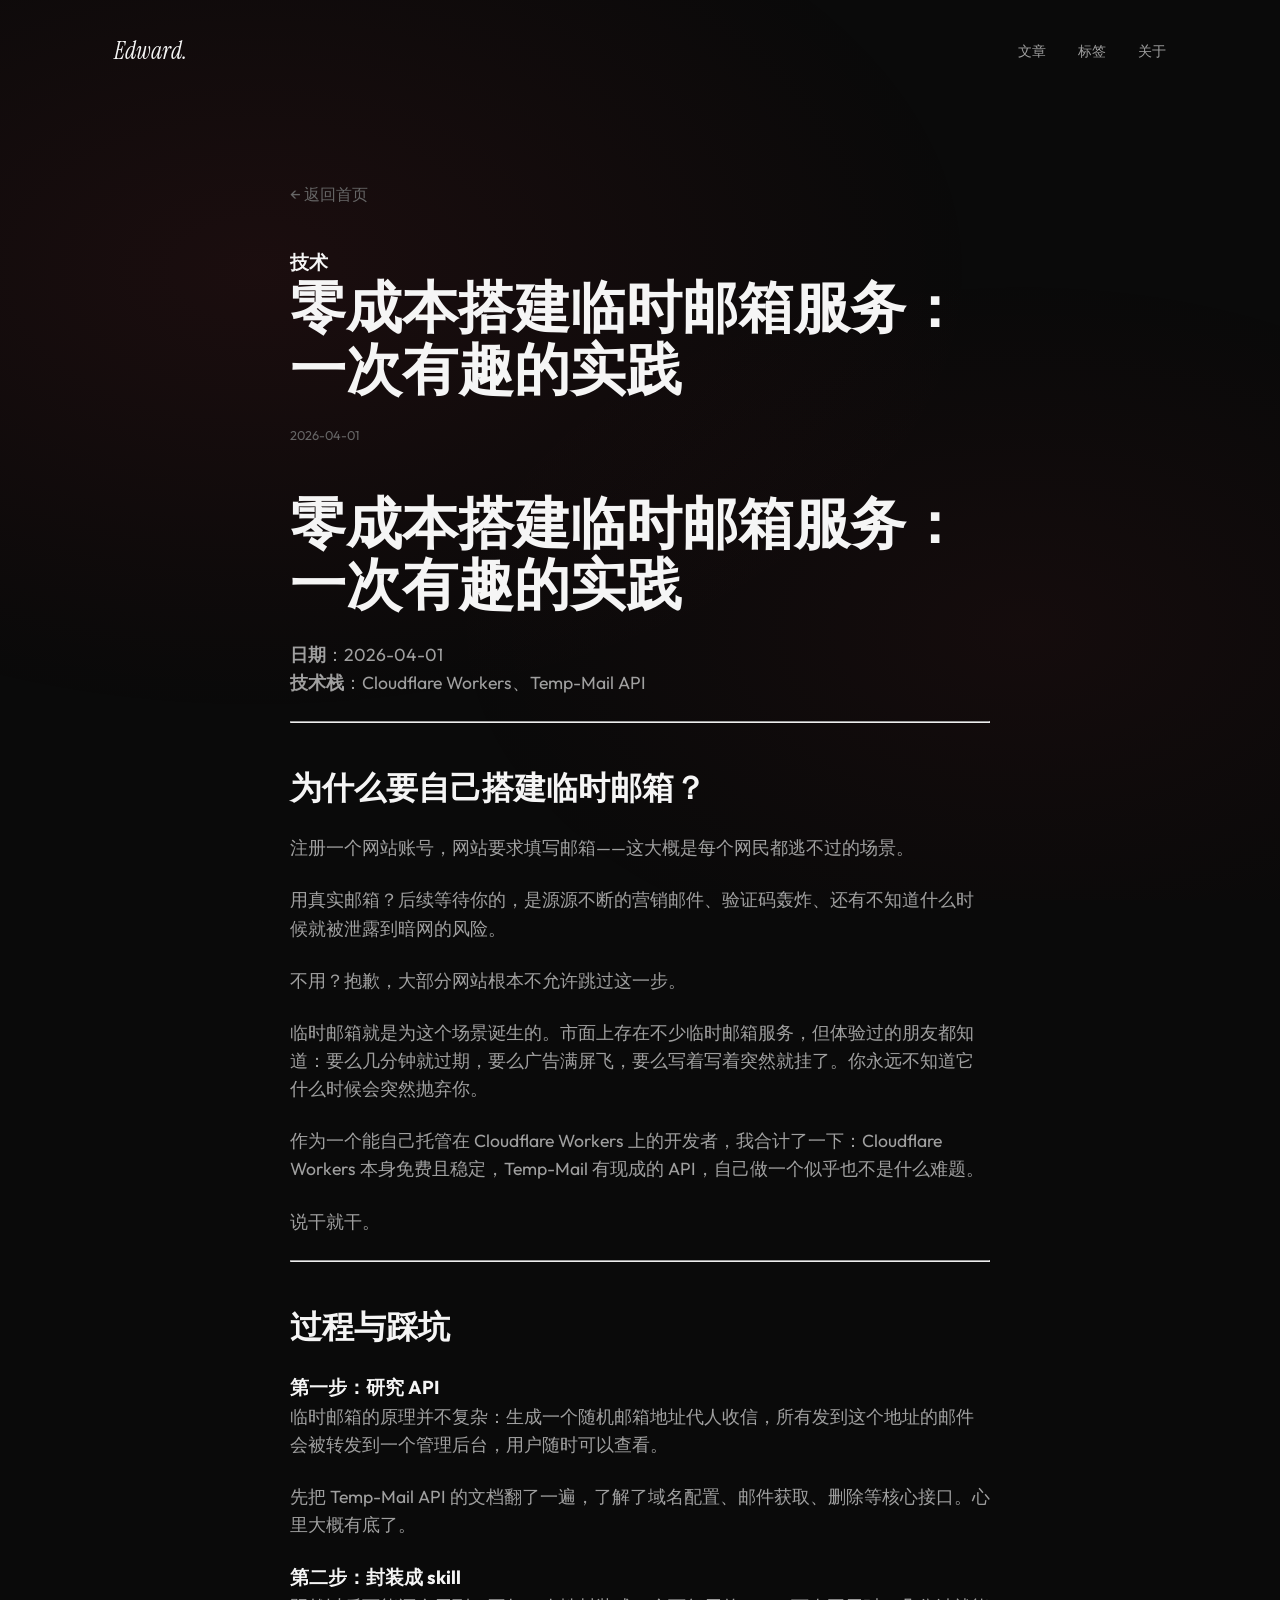
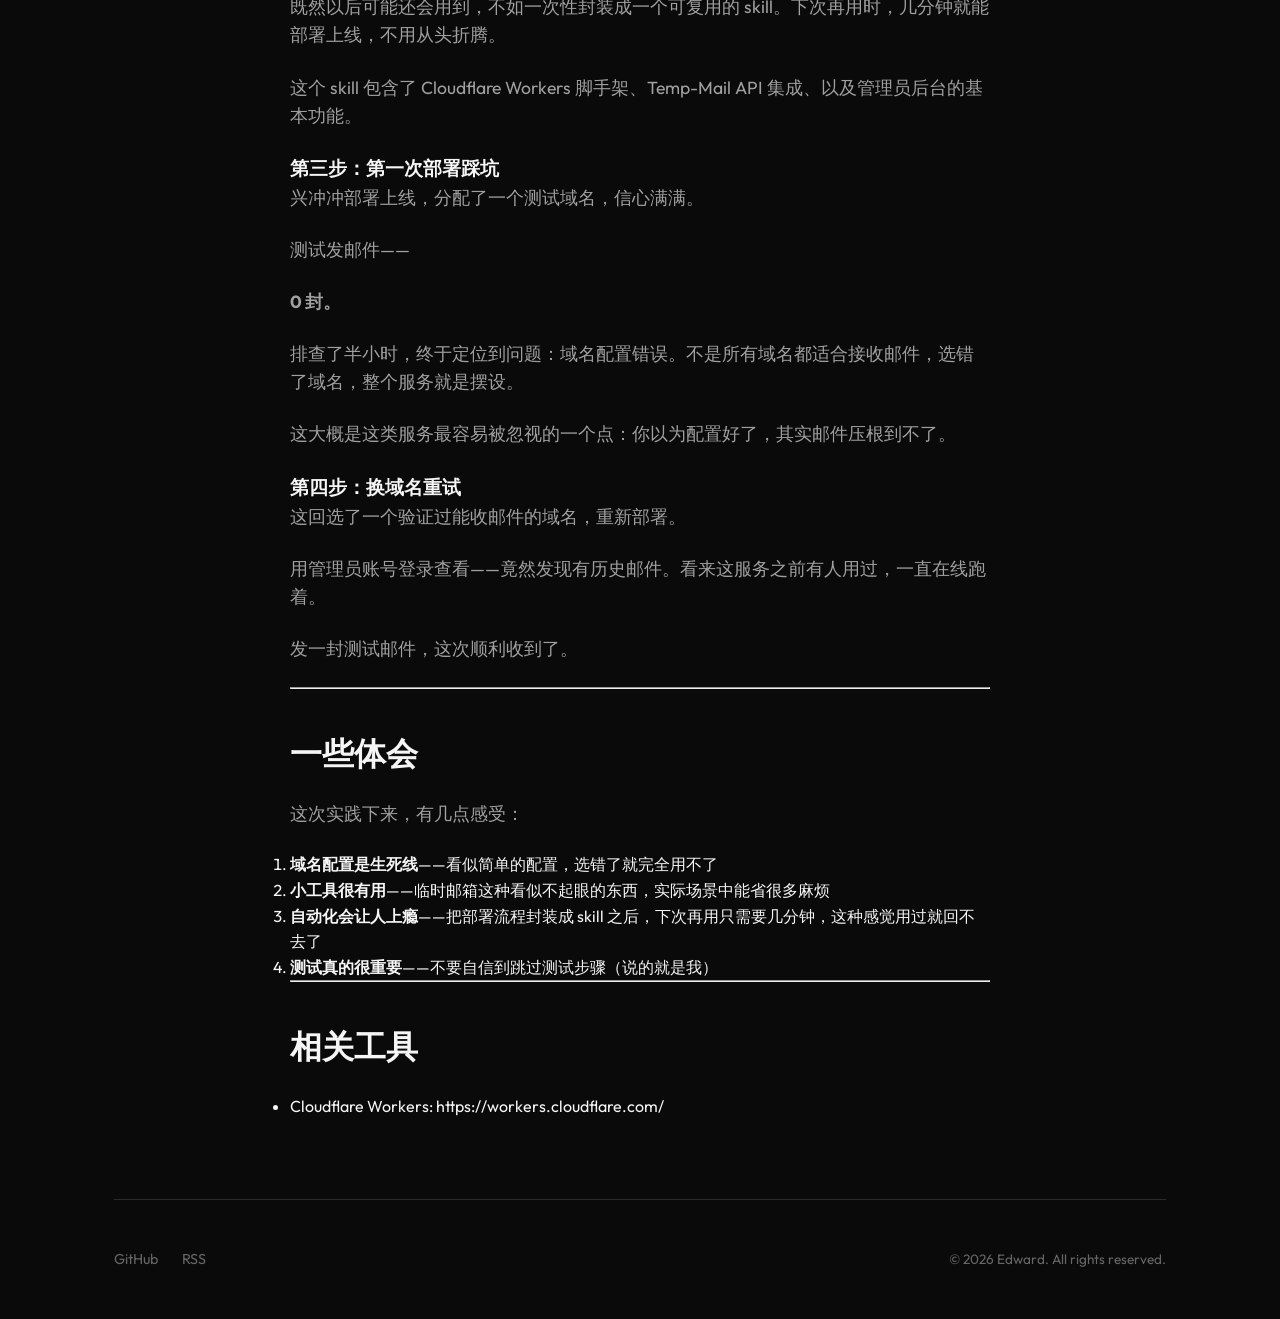
<file: posts/零成本搭建临时邮箱服务.html>
<!DOCTYPE html>
<html lang="zh-CN">
<head>
  <meta charset="UTF-8">
  <meta name="viewport" content="width=device-width, initial-scale=1.0">
  <title>零成本搭建临时邮箱服务：一次有趣的实践 - Edward's Blog</title>
  <link rel="preconnect" href="https://fonts.googleapis.com">
  <link rel="preconnect" href="https://fonts.gstatic.com" crossorigin>
  <link href="https://fonts.googleapis.com/css2?family=Instrument+Serif:ital@0;1&family=Outfit:wght@300;400;500;600&display=swap" rel="stylesheet">
  <link rel="stylesheet" href="../assets/style.css">
  <link rel="alternate" type="application/rss+xml" title="Edward's Blog" href="../feed.xml">
</head>
<body>
  <div class="container">
    <header>
      <a href="../index.html" class="logo">Edward.</a>
      <nav>
        <a href="../index.html#posts">文章</a>
        <a href="../tags.html">标签</a>
        <a href="../index.html#about">关于</a>
      </nav>
    </header>
    
    <main class="article-content">
      <a href="../index.html" class="back-link">← 返回首页</a>
      <h3>技术</h3>
      <h1>零成本搭建临时邮箱服务：一次有趣的实践</h1>
      <div class="meta">
        <span>2026-04-01</span>
      </div>
      
      <div class="content-body">
        <h1>零成本搭建临时邮箱服务：一次有趣的实践</h1>
<p><strong>日期</strong>：2026-04-01<br />
<strong>技术栈</strong>：Cloudflare Workers、Temp-Mail API</p>
<hr />
<h2>为什么要自己搭建临时邮箱？</h2>
<p>注册一个网站账号，网站要求填写邮箱——这大概是每个网民都逃不过的场景。</p>
<p>用真实邮箱？后续等待你的，是源源不断的营销邮件、验证码轰炸、还有不知道什么时候就被泄露到暗网的风险。</p>
<p>不用？抱歉，大部分网站根本不允许跳过这一步。</p>
<p>临时邮箱就是为这个场景诞生的。市面上存在不少临时邮箱服务，但体验过的朋友都知道：要么几分钟就过期，要么广告满屏飞，要么写着写着突然就挂了。你永远不知道它什么时候会突然抛弃你。</p>
<p>作为一个能自己托管在 Cloudflare Workers 上的开发者，我合计了一下：Cloudflare Workers 本身免费且稳定，Temp-Mail 有现成的 API，自己做一个似乎也不是什么难题。</p>
<p>说干就干。</p>
<hr />
<h2>过程与踩坑</h2>
<h3>第一步：研究 API</h3>
<p>临时邮箱的原理并不复杂：生成一个随机邮箱地址代人收信，所有发到这个地址的邮件会被转发到一个管理后台，用户随时可以查看。</p>
<p>先把 Temp-Mail API 的文档翻了一遍，了解了域名配置、邮件获取、删除等核心接口。心里大概有底了。</p>
<h3>第二步：封装成 skill</h3>
<p>既然以后可能还会用到，不如一次性封装成一个可复用的 skill。下次再用时，几分钟就能部署上线，不用从头折腾。</p>
<p>这个 skill 包含了 Cloudflare Workers 脚手架、Temp-Mail API 集成、以及管理员后台的基本功能。</p>
<h3>第三步：第一次部署踩坑</h3>
<p>兴冲冲部署上线，分配了一个测试域名，信心满满。</p>
<p>测试发邮件——</p>
<p><strong>0 封。</strong></p>
<p>排查了半小时，终于定位到问题：域名配置错误。不是所有域名都适合接收邮件，选错了域名，整个服务就是摆设。</p>
<p>这大概是这类服务最容易被忽视的一个点：你以为配置好了，其实邮件压根到不了。</p>
<h3>第四步：换域名重试</h3>
<p>这回选了一个验证过能收邮件的域名，重新部署。</p>
<p>用管理员账号登录查看——竟然发现有历史邮件。看来这服务之前有人用过，一直在线跑着。</p>
<p>发一封测试邮件，这次顺利收到了。</p>
<hr />
<h2>一些体会</h2>
<p>这次实践下来，有几点感受：</p>
<ol>
<li><strong>域名配置是生死线</strong>——看似简单的配置，选错了就完全用不了</li>
<li><strong>小工具很有用</strong>——临时邮箱这种看似不起眼的东西，实际场景中能省很多麻烦</li>
<li><strong>自动化会让人上瘾</strong>——把部署流程封装成 skill 之后，下次再用只需要几分钟，这种感觉用过就回不去了</li>
<li><strong>测试真的很重要</strong>——不要自信到跳过测试步骤（说的就是我）</li>
</ol>
<hr />
<h2>相关工具</h2>
<ul>
<li>Cloudflare Workers: https://workers.cloudflare.com/</li>
</ul>
      </div>
    </main>

    <footer>
      <div class="footer-links">
        <a href="https://github.com/edwardqiu1976" target="_blank">GitHub</a>
        <a href="../feed.xml">RSS</a>
      </div>
      <div class="copyright">© 2026 Edward. All rights reserved.</div>
    </footer>
  </div>
</body>
</html>
</file>
<file: assets/style.css>
:root {
  --bg-primary: #0a0a0a;
  --bg-secondary: #141414;
  --bg-tertiary: #1e1e1e;
  --text-primary: #f5f5f5;
  --text-secondary: #a0a0a0;
  --text-muted: #666666;
  --accent: #e63946;
  --accent-subtle: #ff6b6b;
  --border: #2a2a2a;
  --font-display: 'Instrument Serif', Georgia, serif;
  --font-body: 'Outfit', system-ui, sans-serif;
}
* { margin: 0; padding: 0; box-sizing: border-box; }
html { scroll-behavior: smooth; }
body {
  font-family: var(--font-body);
  background: var(--bg-primary);
  color: var(--text-primary);
  line-height: 1.6;
  min-height: 100vh;
}
body::before {
  content: '';
  position: fixed;
  top: 0; left: 0; width: 100%; height: 100%;
  background-image: radial-gradient(ellipse at 20% 30%, rgba(230, 57, 70, 0.08) 0%, transparent 50%),
    radial-gradient(ellipse at 80% 70%, rgba(230, 57, 70, 0.05) 0%, transparent 40%);
  pointer-events: none;
  z-index: -1;
}
.container { max-width: 1100px; margin: 0 auto; padding: 0 24px; }
header { padding: 32px 0; display: flex; justify-content: space-between; align-items: center; }
.logo { font-family: var(--font-display); font-size: 1.5rem; font-style: italic; color: var(--text-primary); text-decoration: none; }
nav { display: flex; gap: 32px; }
nav a { color: var(--text-secondary); text-decoration: none; font-size: 0.9rem; font-weight: 400; transition: color 0.2s ease; }
nav a:hover { color: var(--text-primary); }
.hero { padding: 80px 0 120px; }
.hero h1 { font-family: var(--font-display); font-size: clamp(3rem, 8vw, 5.5rem); font-weight: 400; line-height: 1.1; margin-bottom: 24px; max-width: 800px; }
.hero h1 em { font-style: italic; color: var(--accent-subtle); }
.hero p { font-size: 1.25rem; color: var(--text-secondary); max-width: 600px; font-weight: 300; }
.bento-grid { display: grid; grid-template-columns: repeat(12, 1fr); gap: 16px; padding: 40px 0 120px; }
.bento-item { background: var(--bg-secondary); border: 1px solid var(--border); border-radius: 12px; padding: 32px; transition: transform 0.3s ease, border-color 0.3s ease; }
.bento-item:hover { transform: translateY(-4px); border-color: var(--text-muted); }
.bento-item.featured { grid-column: span 8; }
.bento-item.stats { grid-column: span 4; }
.bento-item.post { grid-column: span 4; }
.bento-item.about { grid-column: span 4; }
.bento-item h3 { font-size: 0.75rem; text-transform: uppercase; letter-spacing: 0.1em; color: var(--text-muted); margin-bottom: 16px; }
.bento-item h2 { font-family: var(--font-display); font-size: 1.75rem; font-weight: 400; margin-bottom: 12px; line-height: 1.3; }
.bento-item h2 a { color: var(--text-primary); text-decoration: none; transition: color 0.2s ease; }
.bento-item h2 a:hover { color: var(--accent-subtle); }
.bento-item p { color: var(--text-secondary); font-size: 0.95rem; line-height: 1.7; }
.meta { display: flex; gap: 16px; margin-top: 16px; font-size: 0.8rem; color: var(--text-muted); }
.tag { background: var(--bg-tertiary); padding: 4px 12px; border-radius: 100px; font-size: 0.75rem; }
.stat-grid { display: grid; grid-template-columns: 1fr 1fr; gap: 24px; }
.stat-item { text-align: center; }
.stat-number { font-family: var(--font-display); font-size: 3rem; color: var(--accent-subtle); line-height: 1; }
.stat-label { font-size: 0.8rem; color: var(--text-muted); margin-top: 8px; }
.newsletter { background: var(--bg-secondary); border: 1px solid var(--border); border-radius: 12px; padding: 48px; text-align: center; margin-bottom: 80px; }
.newsletter h2 { font-family: var(--font-display); font-size: 2rem; margin-bottom: 12px; }
.newsletter p { color: var(--text-secondary); margin-bottom: 24px; }
.form-group { display: flex; gap: 12px; max-width: 480px; margin: 0 auto; }
input[type="email"] { flex: 1; background: var(--bg-tertiary); border: 1px solid var(--border); border-radius: 8px; padding: 14px 20px; color: var(--text-primary); font-size: 1rem; font-family: var(--font-body); outline: none; transition: border-color 0.2s ease; }
input[type="email"]:focus { border-color: var(--accent); }
input[type="email"]::placeholder { color: var(--text-muted); }
button { background: var(--accent); color: white; border: none; border-radius: 8px; padding: 14px 32px; font-size: 1rem; font-weight: 500; cursor: pointer; transition: background 0.2s ease, transform 0.1s ease; }
button:hover { background: var(--accent-subtle); }
button:active { transform: scale(0.98); }
footer { border-top: 1px solid var(--border); padding: 48px 0; display: flex; justify-content: space-between; align-items: center; }
.footer-links { display: flex; gap: 24px; }
.footer-links a { color: var(--text-muted); text-decoration: none; font-size: 0.9rem; transition: color 0.2s ease; }
.footer-links a:hover { color: var(--text-primary); }
.copyright { color: var(--text-muted); font-size: 0.85rem; }
@media (max-width: 768px) {
  .bento-item.featured, .bento-item.stats, .bento-item.post, .bento-item.about { grid-column: span 12; }
  .hero { padding: 60px 0 80px; }
  .form-group { flex-direction: column; }
  header { flex-direction: column; gap: 20px; }
  nav { gap: 20px; }
  footer { flex-direction: column; gap: 24px; text-align: center; }
}
/* Article Details Specific Styling */
.article-content { max-width: 700px; margin: 0 auto; padding: 80px 0; }
.article-content h1 { font-family: var(--font-display); font-size: 3.5rem; line-height: 1.1; margin-bottom: 24px; }
.article-content .meta { margin-bottom: 48px; }
.article-content img { max-width: 100%; border-radius: 12px; margin: 32px 0; }
.content-body p { font-size: 1.1rem; margin-bottom: 24px; color: var(--text-secondary); }
.content-body h2 { font-family: var(--font-display); font-size: 2rem; margin: 40px 0 20px; }
.content-body code { background: var(--bg-tertiary); padding: 2px 6px; border-radius: 4px; font-family: monospace; }
.back-link { display: inline-block; margin-bottom: 40px; color: var(--text-muted); text-decoration: none; transition: color 0.2s; }
.back-link:hover { color: var(--accent-subtle); }

/* Nav active state */
nav a.active { color: var(--accent-subtle); font-weight: 500; }

/* Tags Page */
.tags-page { padding: 60px 0 120px; }
.tags-title { font-family: var(--font-display); font-size: clamp(2.5rem, 6vw, 4rem); font-weight: 400; margin-bottom: 12px; }
.tags-subtitle { color: var(--text-secondary); font-size: 1.1rem; margin-bottom: 40px; font-weight: 300; }

/* Tag Pills */
.tag-pills { display: flex; flex-wrap: wrap; gap: 12px; margin-bottom: 64px; padding-bottom: 48px; border-bottom: 1px solid var(--border); }
.tag-pill { display: inline-flex; align-items: center; gap: 8px; background: var(--bg-secondary); border: 1px solid var(--border); border-radius: 100px; padding: 10px 20px; text-decoration: none; color: var(--text-secondary); font-size: 0.9rem; transition: all 0.2s ease; }
.tag-pill:hover { border-color: var(--accent-subtle); color: var(--text-primary); transform: translateY(-2px); }
.tag-pill .count { background: var(--bg-tertiary); padding: 2px 8px; border-radius: 100px; font-size: 0.75rem; color: var(--text-muted); }
.tag-pill:hover .count { background: var(--accent); color: white; }

/* Tag Groups */
.tag-group { margin-bottom: 56px; }
.tag-group-header { display: flex; align-items: baseline; gap: 16px; margin-bottom: 24px; padding-bottom: 12px; border-bottom: 1px solid var(--border); }
.tag-group-header h2 { font-family: var(--font-display); font-size: 1.75rem; font-weight: 400; }
.tag-group-header .post-count { color: var(--text-muted); font-size: 0.85rem; }

/* Tag Post List */
.tag-post-list { display: flex; flex-direction: column; gap: 0; }
.tag-post-item { display: flex; justify-content: space-between; align-items: baseline; padding: 16px 0; border-bottom: 1px solid var(--border); transition: padding-left 0.2s ease; }
.tag-post-item:last-child { border-bottom: none; }
.tag-post-item:hover { padding-left: 8px; }
.tag-post-item a { color: var(--text-primary); text-decoration: none; font-size: 1.05rem; font-weight: 400; transition: color 0.2s ease; }
.tag-post-item a:hover { color: var(--accent-subtle); }
.tag-post-item .post-date { color: var(--text-muted); font-size: 0.85rem; white-space: nowrap; margin-left: 24px; }

/* Tags Page Responsive */
@media (max-width: 768px) {
  .tag-post-item { flex-direction: column; gap: 4px; }
  .tag-post-item .post-date { margin-left: 0; }
}
</file>
